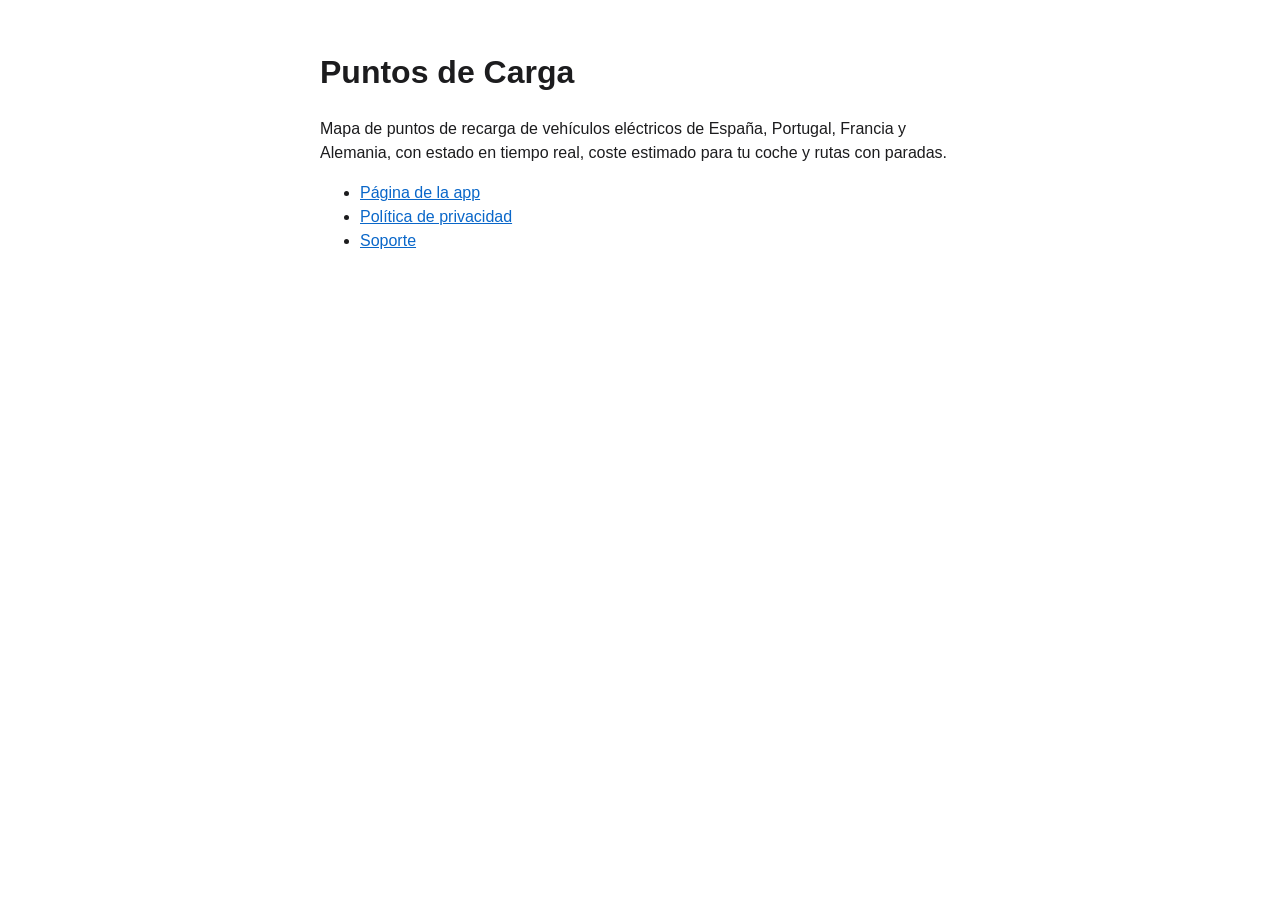
<file: index.html>
<!doctype html>
<html lang="es">
<head>
<meta charset="utf-8">
<meta name="viewport" content="width=device-width, initial-scale=1">
<title>Puntos de Carga</title>
<style>
body{font-family:-apple-system,BlinkMacSystemFont,"Segoe UI",Roboto,sans-serif;max-width:40rem;margin:3rem auto;padding:0 1rem;line-height:1.5;color:#1c1c1e}
a{color:#0a67c9}
</style>
</head>
<body>
<h1>Puntos de Carga</h1>
<p>Mapa de puntos de recarga de vehículos eléctricos de España, Portugal, Francia y Alemania, con estado en tiempo real, coste estimado para tu coche y rutas con paradas.</p>
<ul>
<li><a href="https://borjeta.github.io/appPuntosCarga/">Página de la app</a></li>
<li><a href="https://borjeta.github.io/appPuntosCarga/privacidad.html">Política de privacidad</a></li>
<li><a href="https://borjeta.github.io/appPuntosCarga/soporte.html">Soporte</a></li>
</ul>
</body>
</html>
</file>
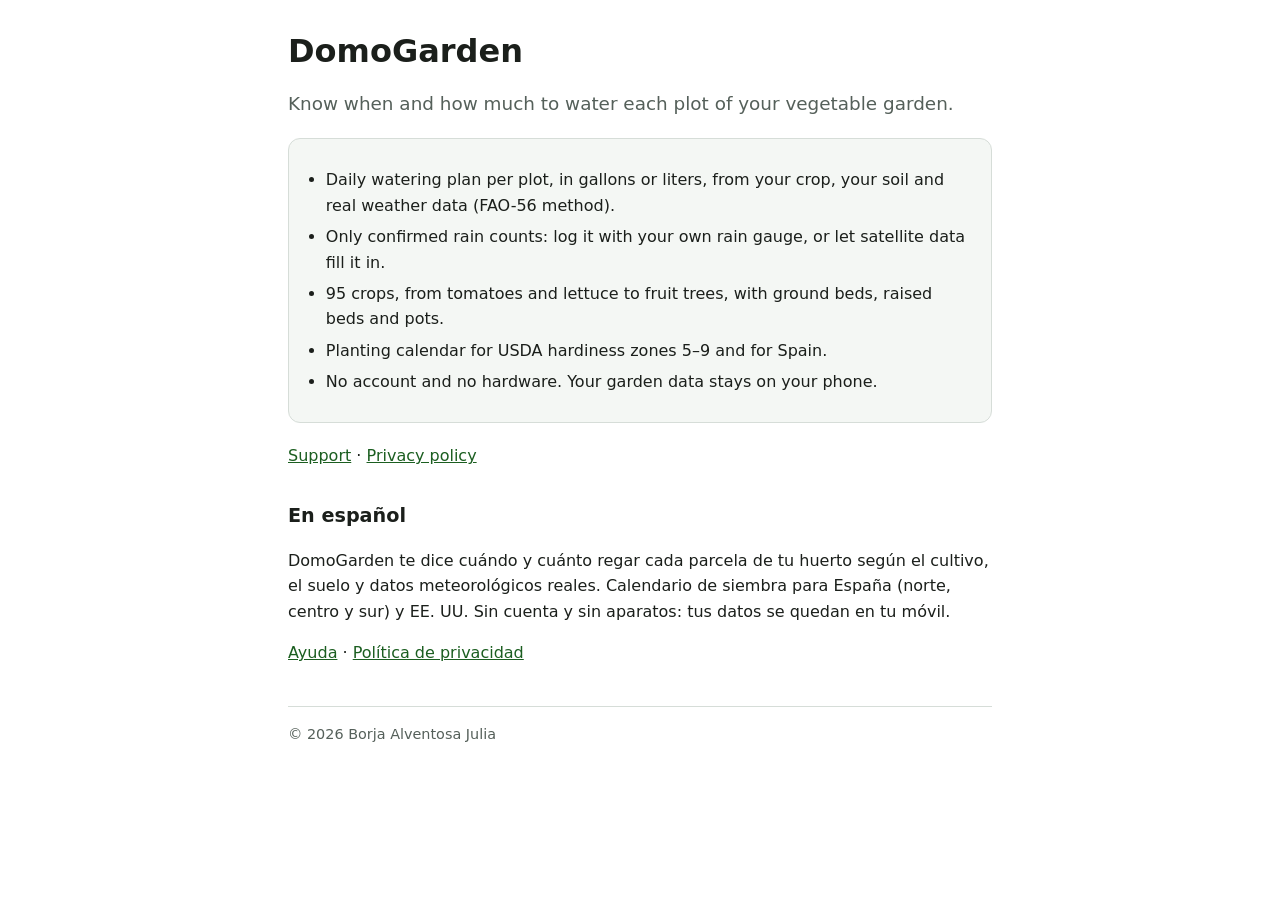
<file: huerto/index.html>
<!doctype html>
<html lang="en">
<head>
<meta charset="utf-8">
<meta name="viewport" content="width=device-width, initial-scale=1">
<title>DomoGarden – Watering schedule for your vegetable garden</title>
<meta name="description" content="DomoGarden works out when and how much to water each plot of your vegetable garden from your crop, your soil and real weather data. Planting calendar for USDA zones 5–9 and Spain.">
<style>
  :root { --bg: #ffffff; --fg: #1b1f1b; --muted: #55605a; --accent: #1b5e20; --line: #d6ddd8; --card: #f4f7f4; }
  @media (prefers-color-scheme: dark) {
    :root { --bg: #111512; --fg: #e6ece7; --muted: #a3afa7; --accent: #8bd18f; --line: #2c352e; --card: #1a201b; }
  }
  * { box-sizing: border-box; }
  body { margin: 0; background: var(--bg); color: var(--fg); font: 16px/1.6 system-ui, -apple-system, "Segoe UI", Roboto, sans-serif; }
  main { max-width: 46rem; margin: 0 auto; padding: 2rem 1rem 3rem; }
  h1 { font-size: 2rem; line-height: 1.2; margin: 0 0 .5rem; }
  h2 { font-size: 1.2rem; margin: 2rem 0 .5rem; }
  .lead { font-size: 1.15rem; color: var(--muted); }
  ul { padding-left: 1.2rem; }
  li { margin: .35rem 0; }
  a { color: var(--accent); }
  .card { background: var(--card); border: 1px solid var(--line); border-radius: .75rem; padding: .75rem 1.1rem; margin: 1.25rem 0; }
  footer { margin-top: 2.5rem; color: var(--muted); font-size: .9rem; border-top: 1px solid var(--line); padding-top: 1rem; }
</style>
</head>
<body>
<main>
<h1>DomoGarden</h1>
<p class="lead">Know when and how much to water each plot of your vegetable garden.</p>
<div class="card">
  <ul>
    <li>Daily watering plan per plot, in gallons or liters, from your crop, your soil and real weather data (FAO-56 method).</li>
    <li>Only confirmed rain counts: log it with your own rain gauge, or let satellite data fill it in.</li>
    <li>95 crops, from tomatoes and lettuce to fruit trees, with ground beds, raised beds and pots.</li>
    <li>Planting calendar for USDA hardiness zones 5–9 and for Spain.</li>
    <li>No account and no hardware. Your garden data stays on your phone.</li>
  </ul>
</div>
<p><a href="support/">Support</a> · <a href="privacy/">Privacy policy</a></p>

<h2 lang="es">En español</h2>
<p lang="es">DomoGarden te dice cuándo y cuánto regar cada parcela de tu huerto según el cultivo, el suelo y datos meteorológicos reales. Calendario de siembra para España (norte, centro y sur) y EE. UU. Sin cuenta y sin aparatos: tus datos se quedan en tu móvil.</p>
<p lang="es"><a href="support/#es">Ayuda</a> · <a href="privacy/es.html">Política de privacidad</a></p>

<footer>© 2026 Borja Alventosa Julia</footer>
</main>
</body>
</html>
</file>
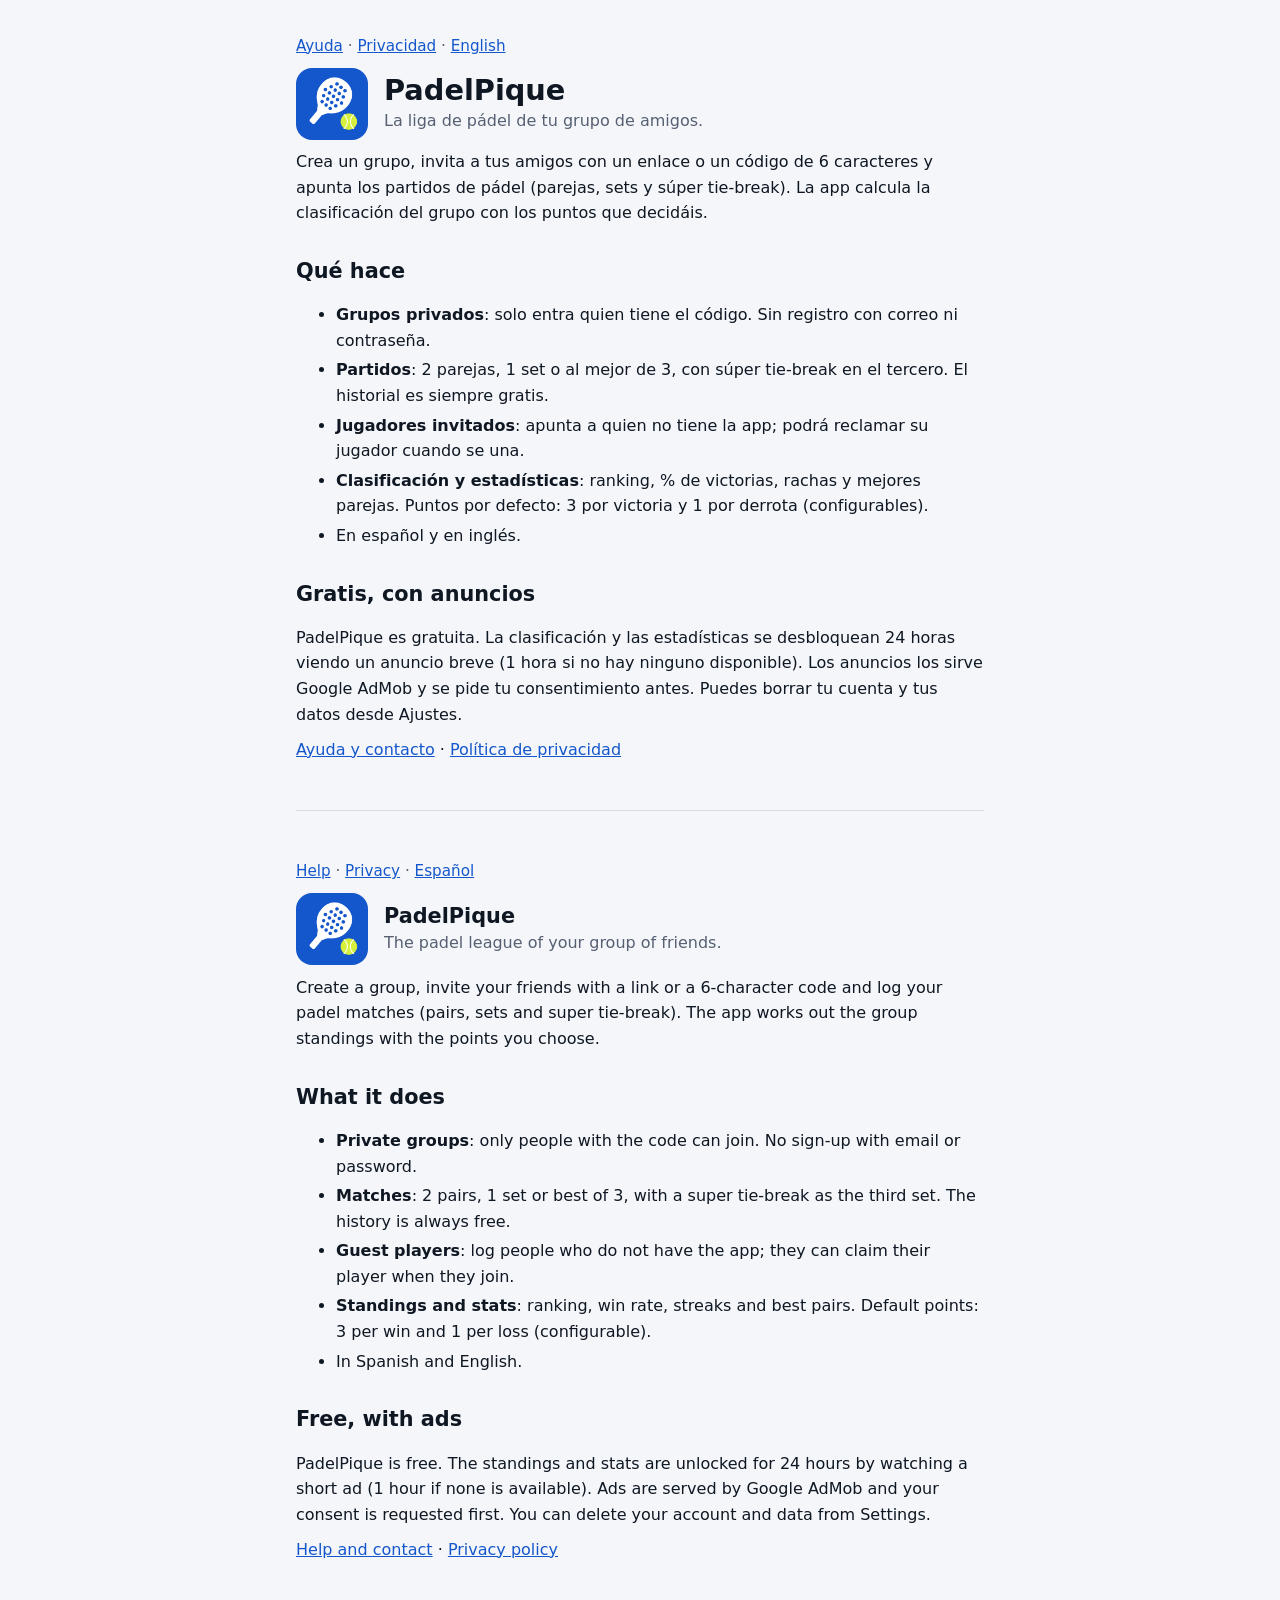
<file: padelpique/index.html>
<!doctype html>
<html lang="es">
<head>
<meta charset="utf-8">
<meta name="viewport" content="width=device-width, initial-scale=1">
<title>PadelPique · Liga de pádel para tu grupo de amigos</title>
<meta name="description" content="PadelPique: crea un grupo, apunta los partidos de pádel con tus amigos y mira la clasificación, las rachas y las mejores parejas. Gratis, sin registro.">
<link rel="stylesheet" href="estilo.css">
<link rel="icon" href="icono.png">
</head>
<body>
<main>

<section id="es" lang="es">
<p class="nav"><a href="soporte.html">Ayuda</a> · <a href="privacidad.html">Privacidad</a> · <a href="#en">English</a></p>
<div class="hero"><img src="icono.png" alt="" width="72" height="72"><div><h1>PadelPique</h1>
<p class="muted">La liga de pádel de tu grupo de amigos.</p></div></div>

<p>Crea un grupo, invita a tus amigos con un enlace o un código de 6 caracteres y apunta los partidos de pádel
(parejas, sets y súper tie-break). La app calcula la clasificación del grupo con los puntos que decidáis.</p>

<h2>Qué hace</h2>
<ul>
<li><strong>Grupos privados</strong>: solo entra quien tiene el código. Sin registro con correo ni contraseña.</li>
<li><strong>Partidos</strong>: 2 parejas, 1 set o al mejor de 3, con súper tie-break en el tercero. El historial es siempre gratis.</li>
<li><strong>Jugadores invitados</strong>: apunta a quien no tiene la app; podrá reclamar su jugador cuando se una.</li>
<li><strong>Clasificación y estadísticas</strong>: ranking, % de victorias, rachas y mejores parejas. Puntos por defecto: 3 por victoria y 1 por derrota (configurables).</li>
<li>En español y en inglés.</li>
</ul>

<h2>Gratis, con anuncios</h2>
<p>PadelPique es gratuita. La clasificación y las estadísticas se desbloquean 24 horas viendo un anuncio breve (1 hora si no hay
ninguno disponible). Los anuncios los sirve Google AdMob y se pide tu consentimiento antes. Puedes borrar tu cuenta y tus datos
desde Ajustes.</p>

<p><a href="soporte.html">Ayuda y contacto</a> · <a href="privacidad.html">Política de privacidad</a></p>
</section>

<hr>

<section id="en" lang="en">
<p class="nav"><a href="soporte.html#en">Help</a> · <a href="privacidad.html#en">Privacy</a> · <a href="#es">Español</a></p>
<div class="hero"><img src="icono.png" alt="" width="72" height="72"><div><h2 style="margin:0">PadelPique</h2>
<p class="muted">The padel league of your group of friends.</p></div></div>

<p>Create a group, invite your friends with a link or a 6-character code and log your padel matches (pairs, sets and super
tie-break). The app works out the group standings with the points you choose.</p>

<h2>What it does</h2>
<ul>
<li><strong>Private groups</strong>: only people with the code can join. No sign-up with email or password.</li>
<li><strong>Matches</strong>: 2 pairs, 1 set or best of 3, with a super tie-break as the third set. The history is always free.</li>
<li><strong>Guest players</strong>: log people who do not have the app; they can claim their player when they join.</li>
<li><strong>Standings and stats</strong>: ranking, win rate, streaks and best pairs. Default points: 3 per win and 1 per loss (configurable).</li>
<li>In Spanish and English.</li>
</ul>

<h2>Free, with ads</h2>
<p>PadelPique is free. The standings and stats are unlocked for 24 hours by watching a short ad (1 hour if none is available). Ads are
served by Google AdMob and your consent is requested first. You can delete your account and data from Settings.</p>

<p><a href="soporte.html#en">Help and contact</a> · <a href="privacidad.html#en">Privacy policy</a></p>
</section>

<!-- [CONFIRMAR] Añadir aquí el botón de la App Store cuando exista la ficha pública. -->
</main>
</body>
</html>
</file>
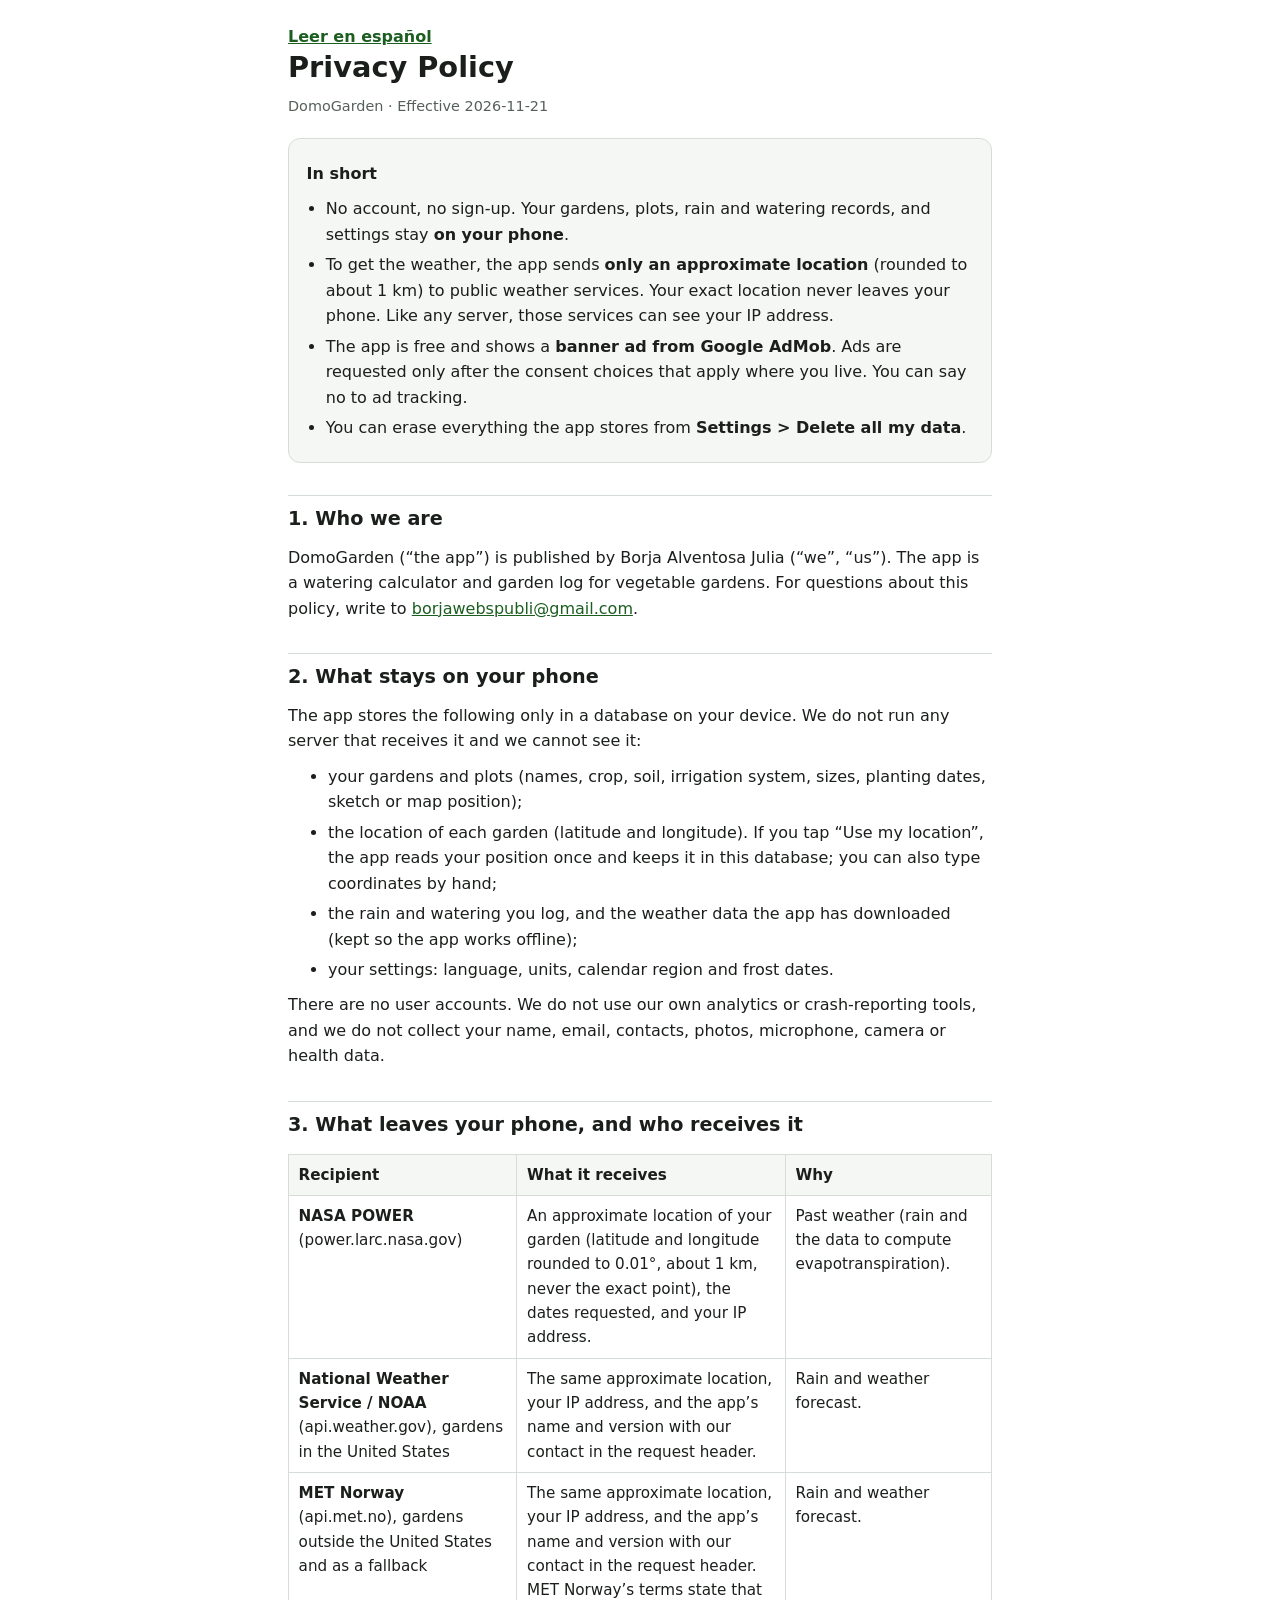
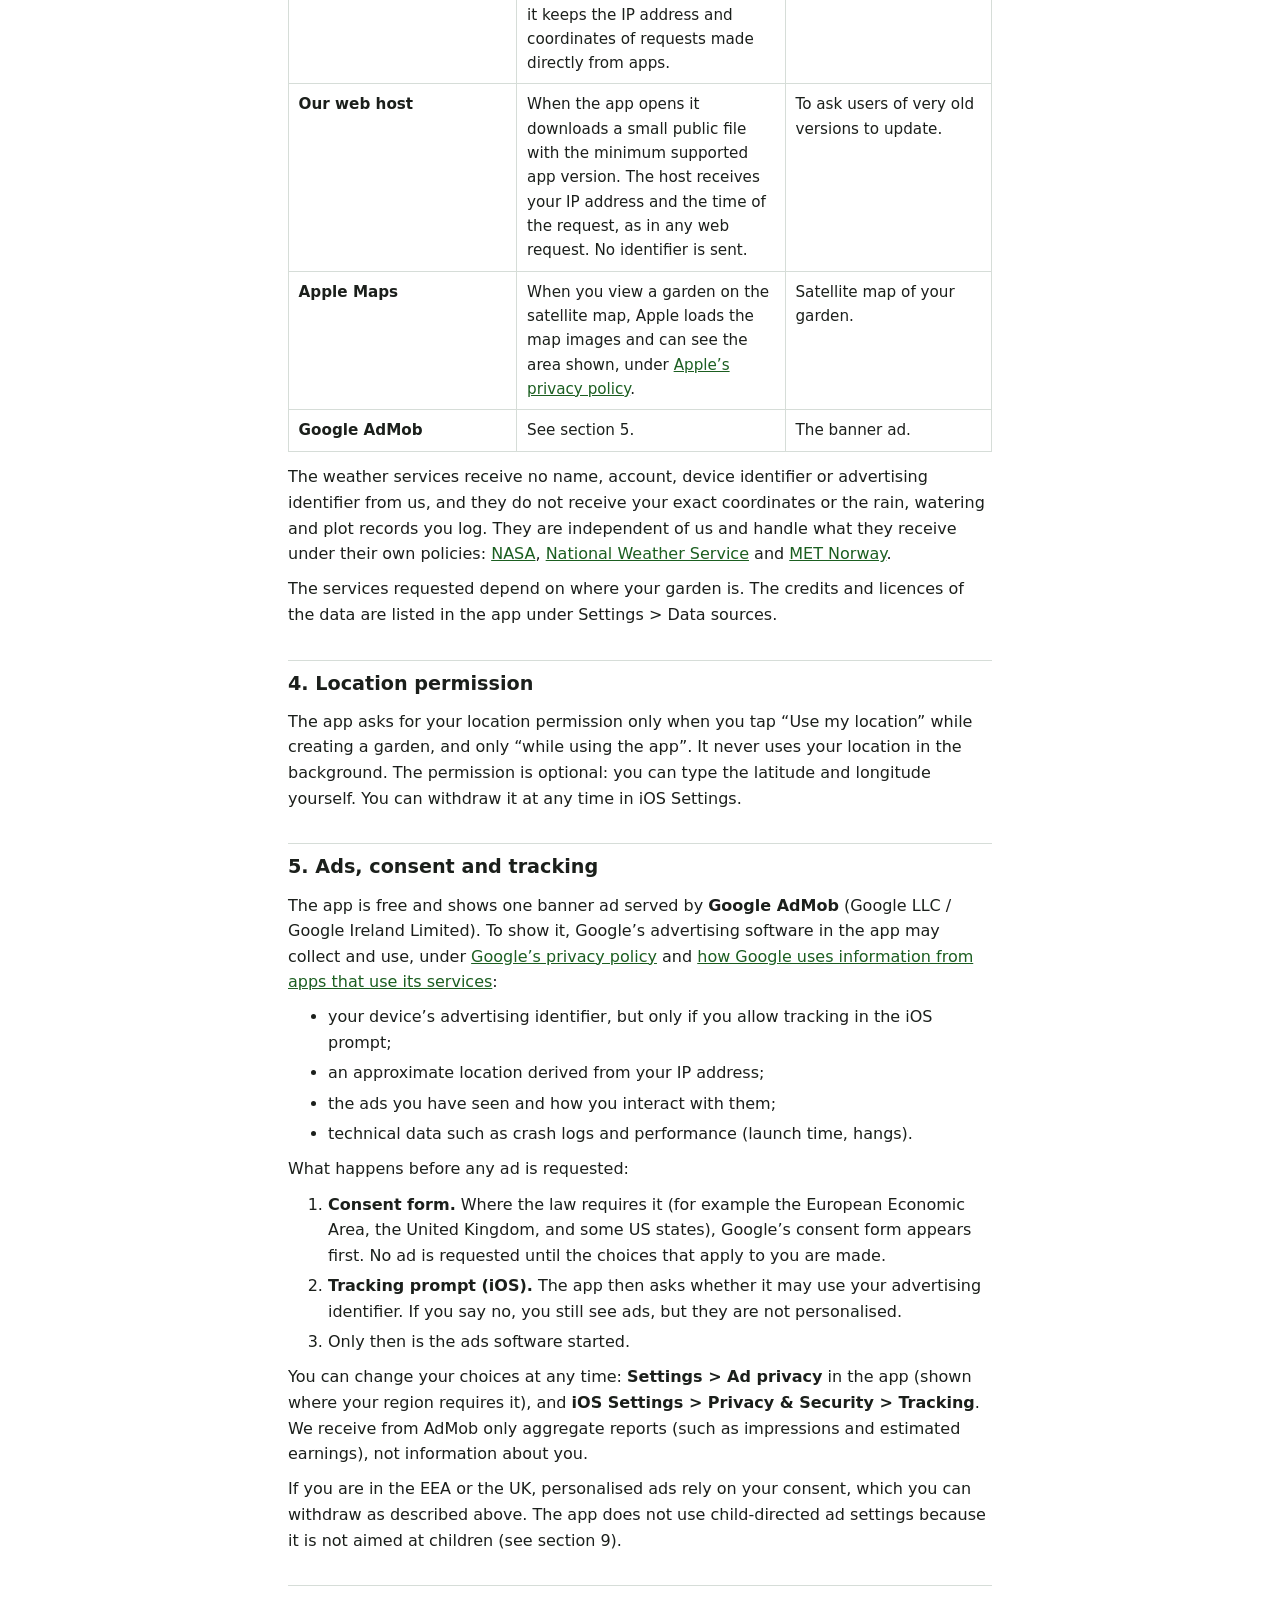
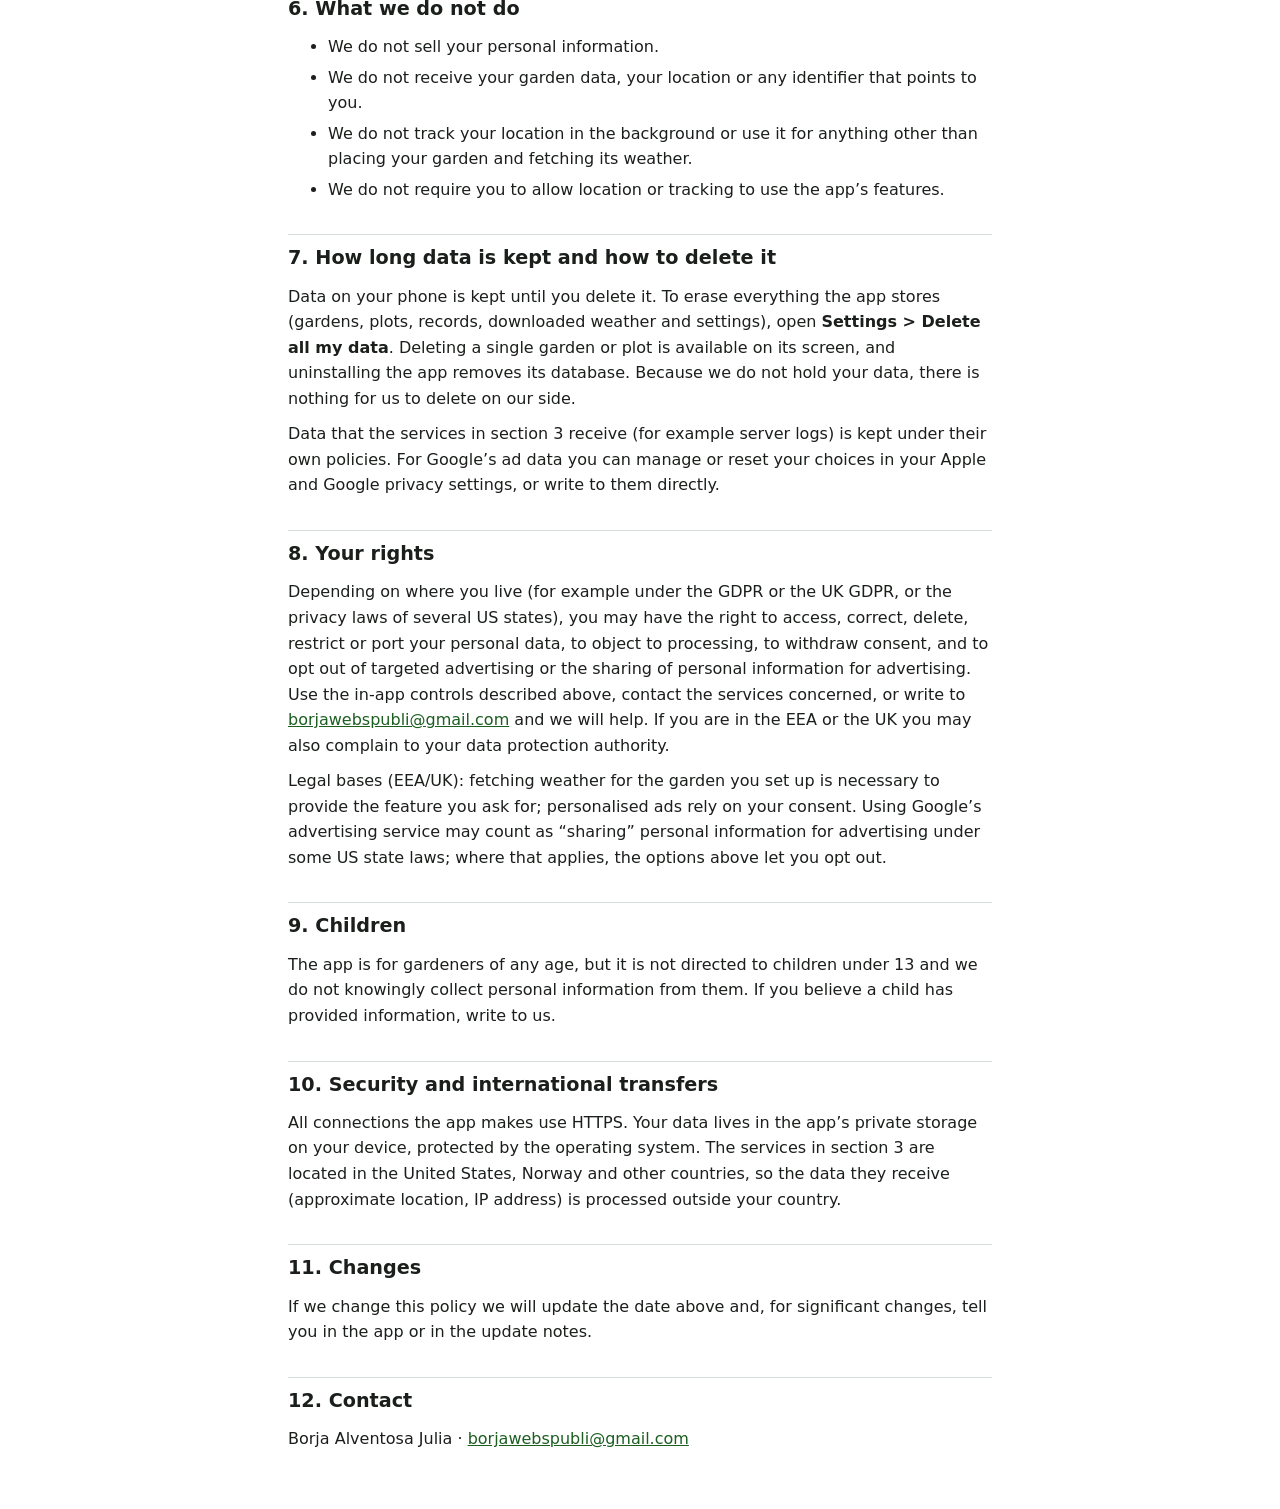
<file: huerto/privacy/index.html>
<!doctype html>
<html lang="en">
<head>
<meta charset="utf-8">
<meta name="viewport" content="width=device-width, initial-scale=1">
<meta name="color-scheme" content="light dark">
<title>Privacy Policy – DomoGarden</title>
<meta name="description" content="How DomoGarden handles your data: your garden data stays on your phone, only an approximate location is sent to weather services, and ads use Google AdMob with your consent.">
<style>
  :root {
    --bg: #ffffff; --fg: #1b1f1b; --muted: #55605a; --accent: #1b5e20; --line: #d6ddd8; --card: #f4f7f4;
  }
  @media (prefers-color-scheme: dark) {
    :root { --bg: #111512; --fg: #e6ece7; --muted: #a3afa7; --accent: #8bd18f; --line: #2c352e; --card: #1a201b; }
  }
  * { box-sizing: border-box; }
  body {
    margin: 0; background: var(--bg); color: var(--fg);
    font: 16px/1.6 system-ui, -apple-system, "Segoe UI", Roboto, sans-serif;
  }
  main { max-width: 46rem; margin: 0 auto; padding: 1.5rem 1rem 3rem; }
  h1 { font-size: 1.8rem; line-height: 1.25; margin: 0 0 .25rem; }
  h2 { font-size: 1.2rem; margin: 2rem 0 .5rem; padding-top: .5rem; border-top: 1px solid var(--line); }
  p, ul, ol { margin: .6rem 0; }
  li { margin: .3rem 0; }
  a { color: var(--accent); }
  .meta { color: var(--muted); font-size: .9rem; }
  .summary { background: var(--card); border: 1px solid var(--line); border-radius: .75rem; padding: .75rem 1.1rem; margin: 1.25rem 0; }
  .summary ul { padding-left: 1.2rem; }
  .table-wrap { overflow-x: auto; margin: .8rem 0; }
  table { border-collapse: collapse; width: 100%; min-width: 34rem; font-size: .95rem; }
  th, td { border: 1px solid var(--line); padding: .5rem .6rem; text-align: left; vertical-align: top; }
  th { background: var(--card); }
  nav a { font-weight: 600; }
</style>
</head>
<body>
<main>
<nav aria-label="Language"><a href="es.html" hreflang="es" lang="es">Leer en español</a></nav>

<h1>Privacy Policy</h1>
<p class="meta">DomoGarden · Effective 2026-11-21</p>

<div class="summary" role="note">
  <p><strong>In short</strong></p>
  <ul>
    <li>No account, no sign-up. Your gardens, plots, rain and watering records, and settings stay <strong>on your phone</strong>.</li>
    <li>To get the weather, the app sends <strong>only an approximate location</strong> (rounded to about 1&nbsp;km) to public weather services. Your exact location never leaves your phone. Like any server, those services can see your IP address.</li>
    <li>The app is free and shows a <strong>banner ad from Google AdMob</strong>. Ads are requested only after the consent choices that apply where you live. You can say no to ad tracking.</li>
    <li>You can erase everything the app stores from <strong>Settings &gt; Delete all my data</strong>.</li>
  </ul>
</div>

<h2>1. Who we are</h2>
<p>DomoGarden (“the app”) is published by Borja Alventosa Julia (“we”, “us”). The app is a watering calculator and garden log for vegetable gardens. For questions about this policy, write to <a href="mailto:borjawebspubli@gmail.com">borjawebspubli@gmail.com</a>.</p>

<h2>2. What stays on your phone</h2>
<p>The app stores the following only in a database on your device. We do not run any server that receives it and we cannot see it:</p>
<ul>
  <li>your gardens and plots (names, crop, soil, irrigation system, sizes, planting dates, sketch or map position);</li>
  <li>the location of each garden (latitude and longitude). If you tap “Use my location”, the app reads your position once and keeps it in this database; you can also type coordinates by hand;</li>
  <li>the rain and watering you log, and the weather data the app has downloaded (kept so the app works offline);</li>
  <li>your settings: language, units, calendar region and frost dates.</li>
</ul>
<p>There are no user accounts. We do not use our own analytics or crash-reporting tools, and we do not collect your name, email, contacts, photos, microphone, camera or health data.</p>

<h2>3. What leaves your phone, and who receives it</h2>
<div class="table-wrap">
<table>
  <thead>
    <tr><th scope="col">Recipient</th><th scope="col">What it receives</th><th scope="col">Why</th></tr>
  </thead>
  <tbody>
    <tr>
      <td><strong>NASA POWER</strong> (power.larc.nasa.gov)</td>
      <td>An approximate location of your garden (latitude and longitude rounded to 0.01°, about 1&nbsp;km, never the exact point), the dates requested, and your IP address.</td>
      <td>Past weather (rain and the data to compute evapotranspiration).</td>
    </tr>
    <tr>
      <td><strong>National Weather Service / NOAA</strong> (api.weather.gov), gardens in the United States</td>
      <td>The same approximate location, your IP address, and the app’s name and version with our contact in the request header.</td>
      <td>Rain and weather forecast.</td>
    </tr>
    <tr>
      <td><strong>MET Norway</strong> (api.met.no), gardens outside the United States and as a fallback</td>
      <td>The same approximate location, your IP address, and the app’s name and version with our contact in the request header. MET Norway’s terms state that it keeps the IP address and coordinates of requests made directly from apps.</td>
      <td>Rain and weather forecast.</td>
    </tr>
    <tr>
      <td><strong>Our web host</strong></td>
      <td>When the app opens it downloads a small public file with the minimum supported app version. The host receives your IP address and the time of the request, as in any web request. No identifier is sent.</td>
      <td>To ask users of very old versions to update.</td>
    </tr>
    <tr>
      <td><strong>Apple Maps</strong></td>
      <td>When you view a garden on the satellite map, Apple loads the map images and can see the area shown, under <a href="https://www.apple.com/legal/privacy/">Apple’s privacy policy</a>.</td>
      <td>Satellite map of your garden.</td>
    </tr>
    <tr>
      <td><strong>Google AdMob</strong></td>
      <td>See section 5.</td>
      <td>The banner ad.</td>
    </tr>
  </tbody>
</table>
</div>
<p>The weather services receive no name, account, device identifier or advertising identifier from us, and they do not receive your exact coordinates or the rain, watering and plot records you log. They are independent of us and handle what they receive under their own policies:
<a href="https://www.nasa.gov/privacy/">NASA</a>, <a href="https://www.weather.gov/privacy">National Weather Service</a> and <a href="https://api.met.no/doc/TermsOfService">MET Norway</a>.</p>
<p>The services requested depend on where your garden is. The credits and licences of the data are listed in the app under Settings &gt; Data sources.</p>

<h2>4. Location permission</h2>
<p>The app asks for your location permission only when you tap “Use my location” while creating a garden, and only “while using the app”. It never uses your location in the background. The permission is optional: you can type the latitude and longitude yourself. You can withdraw it at any time in iOS Settings.</p>

<h2>5. Ads, consent and tracking</h2>
<p>The app is free and shows one banner ad served by <strong>Google AdMob</strong> (Google LLC / Google Ireland Limited). To show it, Google’s advertising software in the app may collect and use, under <a href="https://policies.google.com/privacy">Google’s privacy policy</a> and <a href="https://policies.google.com/technologies/partner-sites">how Google uses information from apps that use its services</a>:</p>
<ul>
  <li>your device’s advertising identifier, but only if you allow tracking in the iOS prompt;</li>
  <li>an approximate location derived from your IP address;</li>
  <li>the ads you have seen and how you interact with them;</li>
  <li>technical data such as crash logs and performance (launch time, hangs).</li>
</ul>
<p>What happens before any ad is requested:</p>
<ol>
  <li><strong>Consent form.</strong> Where the law requires it (for example the European Economic Area, the United Kingdom, and some US states), Google’s consent form appears first. No ad is requested until the choices that apply to you are made.</li>
  <li><strong>Tracking prompt (iOS).</strong> The app then asks whether it may use your advertising identifier. If you say no, you still see ads, but they are not personalised.</li>
  <li>Only then is the ads software started.</li>
</ol>
<p>You can change your choices at any time: <strong>Settings &gt; Ad privacy</strong> in the app (shown where your region requires it), and <strong>iOS Settings &gt; Privacy &amp; Security &gt; Tracking</strong>. We receive from AdMob only aggregate reports (such as impressions and estimated earnings), not information about you.</p>
<p>If you are in the EEA or the UK, personalised ads rely on your consent, which you can withdraw as described above. The app does not use child-directed ad settings because it is not aimed at children (see section 9).</p>

<h2>6. What we do not do</h2>
<ul>
  <li>We do not sell your personal information.</li>
  <li>We do not receive your garden data, your location or any identifier that points to you.</li>
  <li>We do not track your location in the background or use it for anything other than placing your garden and fetching its weather.</li>
  <li>We do not require you to allow location or tracking to use the app’s features.</li>
</ul>

<h2>7. How long data is kept and how to delete it</h2>
<p>Data on your phone is kept until you delete it. To erase everything the app stores (gardens, plots, records, downloaded weather and settings), open <strong>Settings &gt; Delete all my data</strong>. Deleting a single garden or plot is available on its screen, and uninstalling the app removes its database. Because we do not hold your data, there is nothing for us to delete on our side.</p>
<p>Data that the services in section 3 receive (for example server logs) is kept under their own policies. For Google’s ad data you can manage or reset your choices in your Apple and Google privacy settings, or write to them directly.</p>

<h2>8. Your rights</h2>
<p>Depending on where you live (for example under the GDPR or the UK GDPR, or the privacy laws of several US states), you may have the right to access, correct, delete, restrict or port your personal data, to object to processing, to withdraw consent, and to opt out of targeted advertising or the sharing of personal information for advertising. Use the in-app controls described above, contact the services concerned, or write to <a href="mailto:borjawebspubli@gmail.com">borjawebspubli@gmail.com</a> and we will help. If you are in the EEA or the UK you may also complain to your data protection authority.</p>
<p>Legal bases (EEA/UK): fetching weather for the garden you set up is necessary to provide the feature you ask for; personalised ads rely on your consent. Using Google’s advertising service may count as “sharing” personal information for advertising under some US state laws; where that applies, the options above let you opt out.</p>

<h2>9. Children</h2>
<p>The app is for gardeners of any age, but it is not directed to children under 13 and we do not knowingly collect personal information from them. If you believe a child has provided information, write to us.</p>

<h2>10. Security and international transfers</h2>
<p>All connections the app makes use HTTPS. Your data lives in the app’s private storage on your device, protected by the operating system. The services in section 3 are located in the United States, Norway and other countries, so the data they receive (approximate location, IP address) is processed outside your country.</p>

<h2>11. Changes</h2>
<p>If we change this policy we will update the date above and, for significant changes, tell you in the app or in the update notes.</p>

<h2>12. Contact</h2>
<p>Borja Alventosa Julia · <a href="mailto:borjawebspubli@gmail.com">borjawebspubli@gmail.com</a></p>
</main>
</body>
</html>
</file>
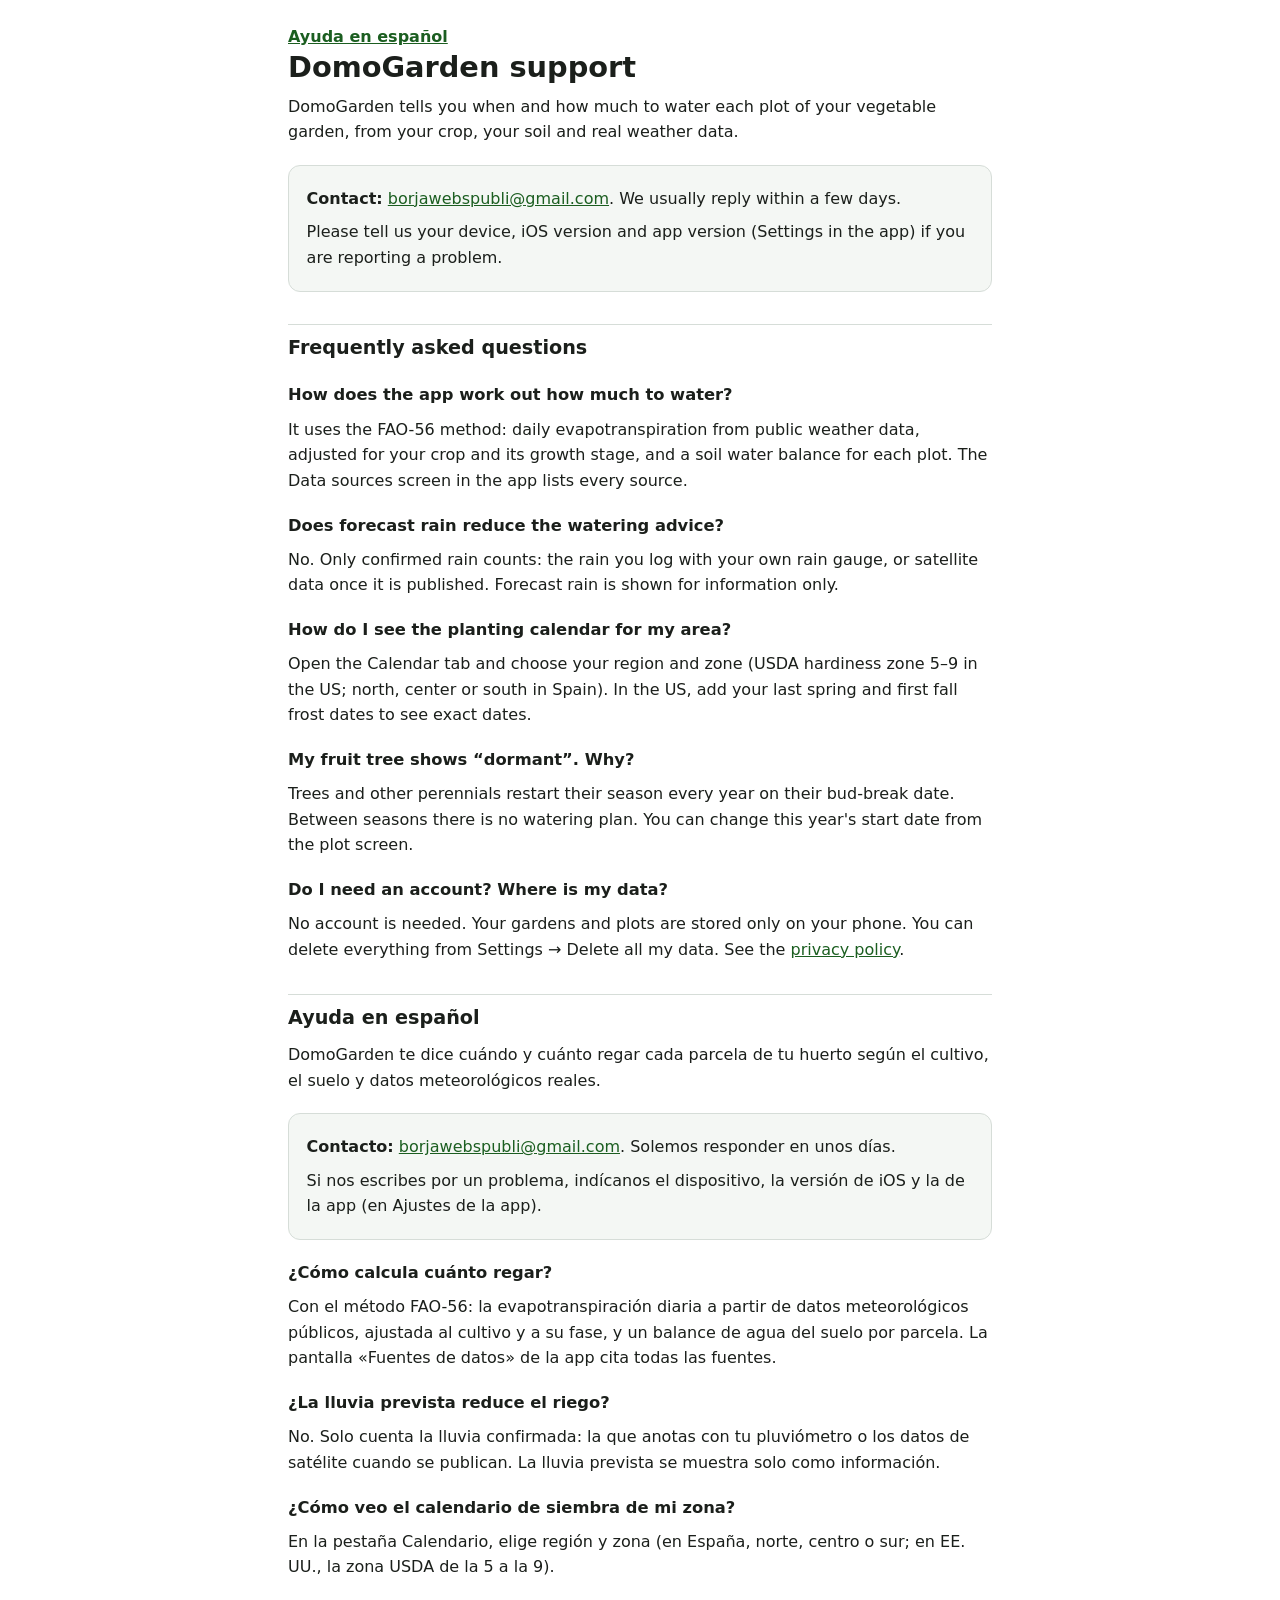
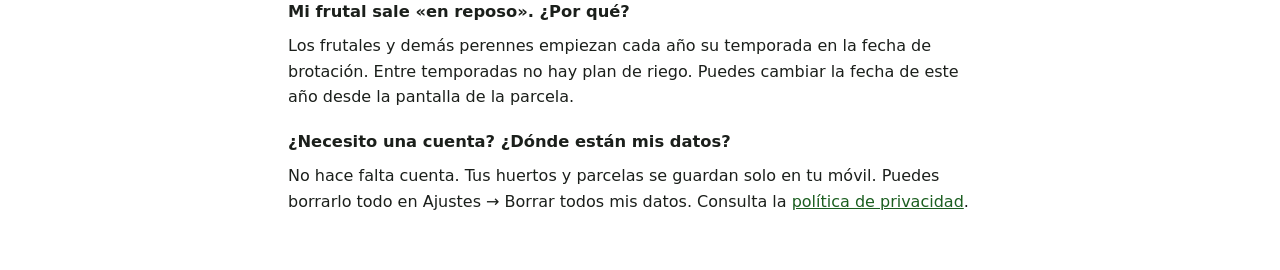
<file: huerto/support/index.html>
<!doctype html>
<html lang="en">
<head>
<meta charset="utf-8">
<meta name="viewport" content="width=device-width, initial-scale=1">
<title>DomoGarden – Support</title>
<meta name="description" content="Help and contact for DomoGarden, the watering calculator for vegetable gardens.">
<style>
  :root { --bg: #ffffff; --fg: #1b1f1b; --muted: #55605a; --accent: #1b5e20; --line: #d6ddd8; --card: #f4f7f4; }
  @media (prefers-color-scheme: dark) {
    :root { --bg: #111512; --fg: #e6ece7; --muted: #a3afa7; --accent: #8bd18f; --line: #2c352e; --card: #1a201b; }
  }
  * { box-sizing: border-box; }
  body { margin: 0; background: var(--bg); color: var(--fg); font: 16px/1.6 system-ui, -apple-system, "Segoe UI", Roboto, sans-serif; }
  main { max-width: 46rem; margin: 0 auto; padding: 1.5rem 1rem 3rem; }
  h1 { font-size: 1.8rem; line-height: 1.25; margin: 0 0 .25rem; }
  h2 { font-size: 1.2rem; margin: 2rem 0 .5rem; padding-top: .5rem; border-top: 1px solid var(--line); }
  h3 { font-size: 1.02rem; margin: 1.2rem 0 .3rem; }
  p, ul { margin: .5rem 0; }
  a { color: var(--accent); }
  .contact { background: var(--card); border: 1px solid var(--line); border-radius: .75rem; padding: .75rem 1.1rem; margin: 1.25rem 0; }
  nav a { font-weight: 600; }
</style>
</head>
<body>
<main>
<nav aria-label="Language"><a href="#es" hreflang="es" lang="es">Ayuda en español</a></nav>

<h1>DomoGarden support</h1>
<p>DomoGarden tells you when and how much to water each plot of your vegetable garden, from your crop, your soil and real weather data.</p>

<div class="contact">
  <p><strong>Contact:</strong> <a href="mailto:borjawebspubli@gmail.com">borjawebspubli@gmail.com</a>. We usually reply within a few days.</p>
  <p>Please tell us your device, iOS version and app version (Settings in the app) if you are reporting a problem.</p>
</div>

<h2>Frequently asked questions</h2>
<h3>How does the app work out how much to water?</h3>
<p>It uses the FAO-56 method: daily evapotranspiration from public weather data, adjusted for your crop and its growth stage, and a soil water balance for each plot. The Data sources screen in the app lists every source.</p>
<h3>Does forecast rain reduce the watering advice?</h3>
<p>No. Only confirmed rain counts: the rain you log with your own rain gauge, or satellite data once it is published. Forecast rain is shown for information only.</p>
<h3>How do I see the planting calendar for my area?</h3>
<p>Open the Calendar tab and choose your region and zone (USDA hardiness zone 5–9 in the US; north, center or south in Spain). In the US, add your last spring and first fall frost dates to see exact dates.</p>
<h3>My fruit tree shows “dormant”. Why?</h3>
<p>Trees and other perennials restart their season every year on their bud-break date. Between seasons there is no watering plan. You can change this year's start date from the plot screen.</p>
<h3>Do I need an account? Where is my data?</h3>
<p>No account is needed. Your gardens and plots are stored only on your phone. You can delete everything from Settings → Delete all my data. See the <a href="../privacy/">privacy policy</a>.</p>

<h2 id="es" lang="es">Ayuda en español</h2>
<div lang="es">
<p>DomoGarden te dice cuándo y cuánto regar cada parcela de tu huerto según el cultivo, el suelo y datos meteorológicos reales.</p>
<div class="contact">
  <p><strong>Contacto:</strong> <a href="mailto:borjawebspubli@gmail.com">borjawebspubli@gmail.com</a>. Solemos responder en unos días.</p>
  <p>Si nos escribes por un problema, indícanos el dispositivo, la versión de iOS y la de la app (en Ajustes de la app).</p>
</div>
<h3>¿Cómo calcula cuánto regar?</h3>
<p>Con el método FAO-56: la evapotranspiración diaria a partir de datos meteorológicos públicos, ajustada al cultivo y a su fase, y un balance de agua del suelo por parcela. La pantalla «Fuentes de datos» de la app cita todas las fuentes.</p>
<h3>¿La lluvia prevista reduce el riego?</h3>
<p>No. Solo cuenta la lluvia confirmada: la que anotas con tu pluviómetro o los datos de satélite cuando se publican. La lluvia prevista se muestra solo como información.</p>
<h3>¿Cómo veo el calendario de siembra de mi zona?</h3>
<p>En la pestaña Calendario, elige región y zona (en España, norte, centro o sur; en EE. UU., la zona USDA de la 5 a la 9).</p>
<h3>Mi frutal sale «en reposo». ¿Por qué?</h3>
<p>Los frutales y demás perennes empiezan cada año su temporada en la fecha de brotación. Entre temporadas no hay plan de riego. Puedes cambiar la fecha de este año desde la pantalla de la parcela.</p>
<h3>¿Necesito una cuenta? ¿Dónde están mis datos?</h3>
<p>No hace falta cuenta. Tus huertos y parcelas se guardan solo en tu móvil. Puedes borrarlo todo en Ajustes → Borrar todos mis datos. Consulta la <a href="../privacy/es.html">política de privacidad</a>.</p>
</div>
</main>
</body>
</html>
</file>
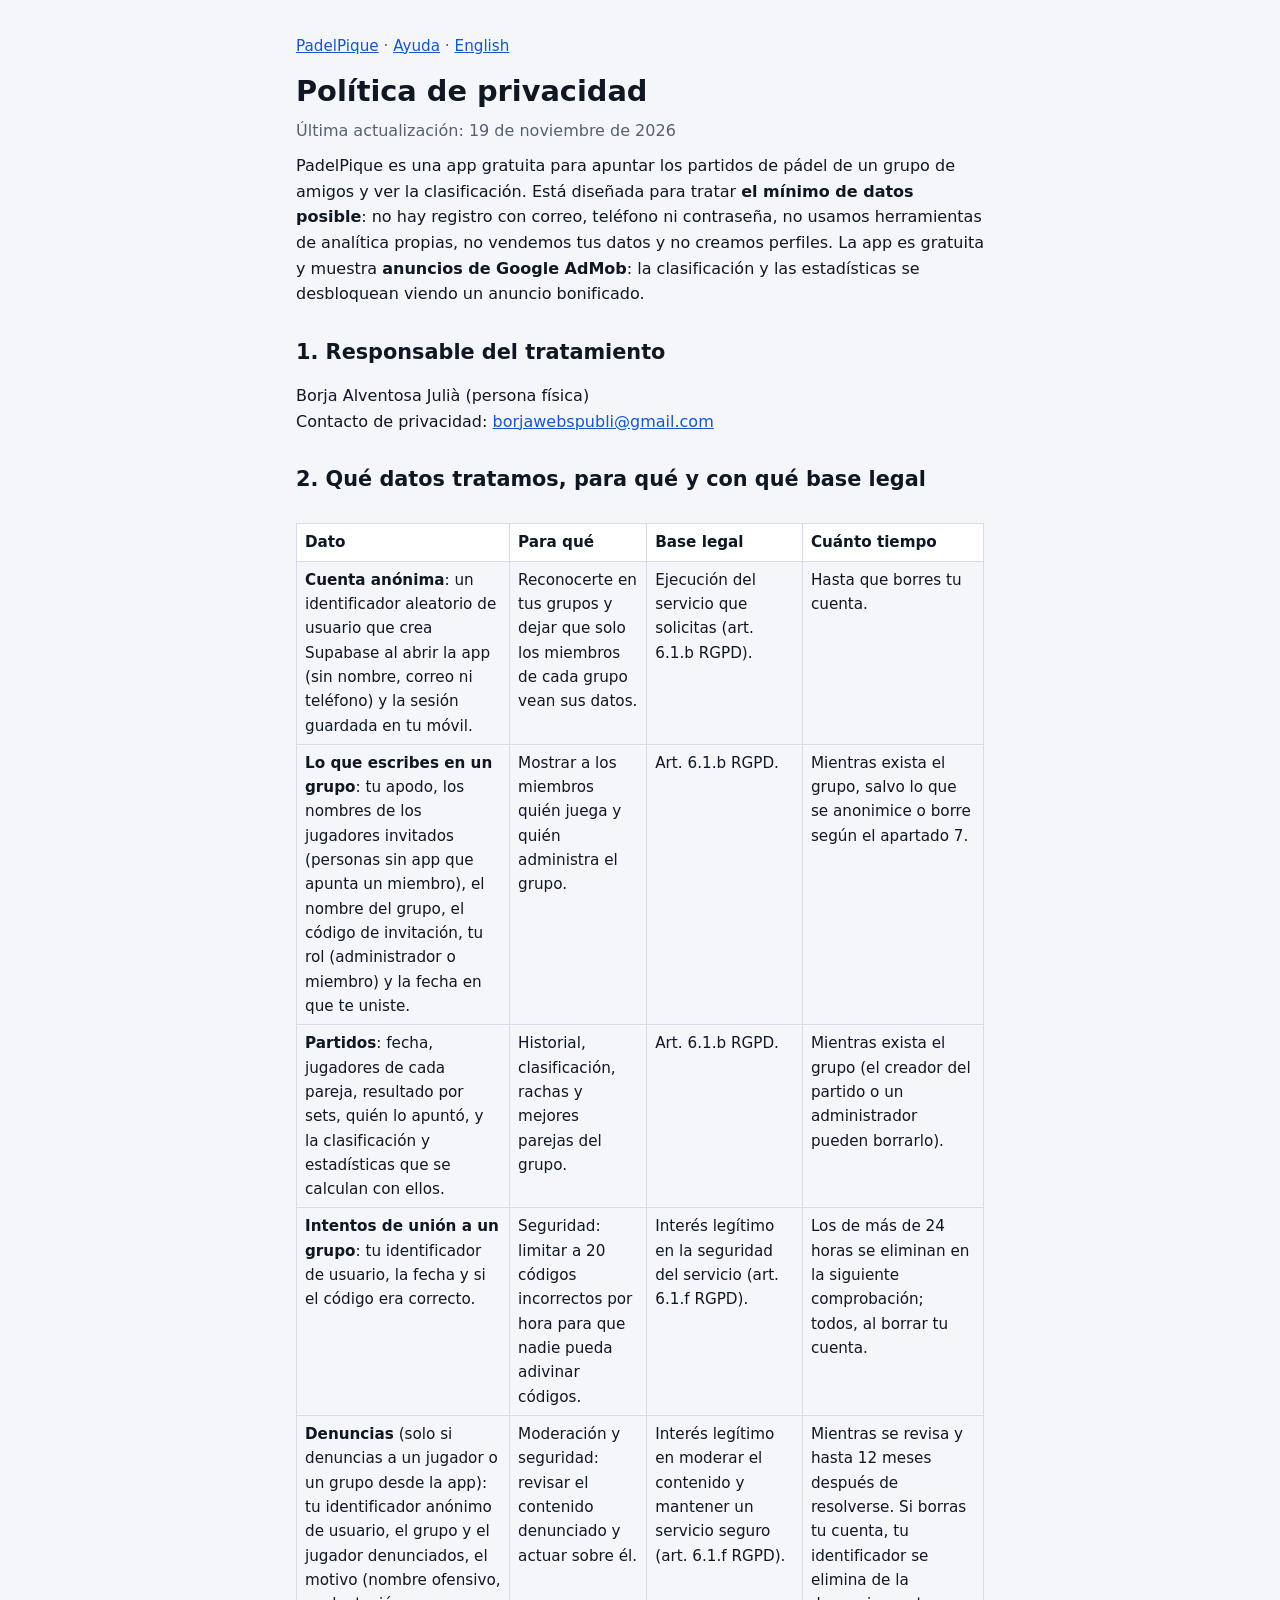
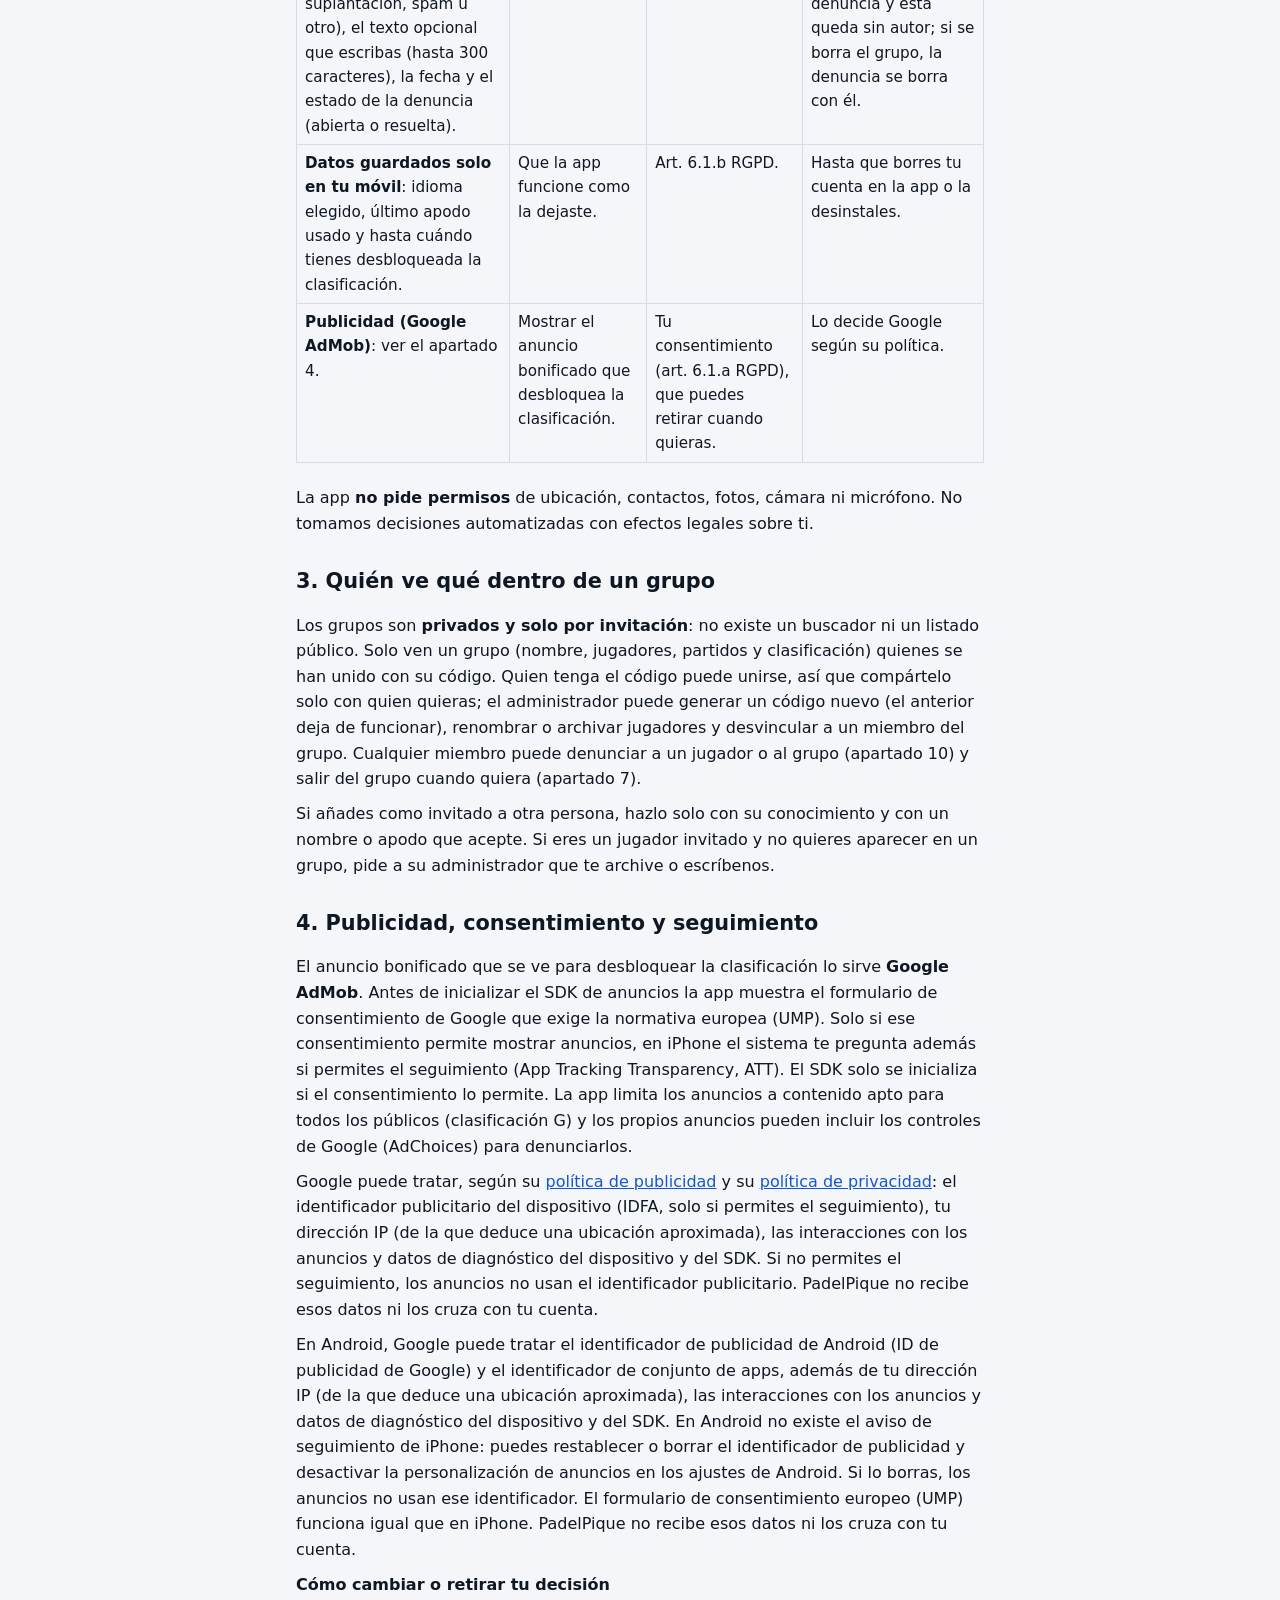
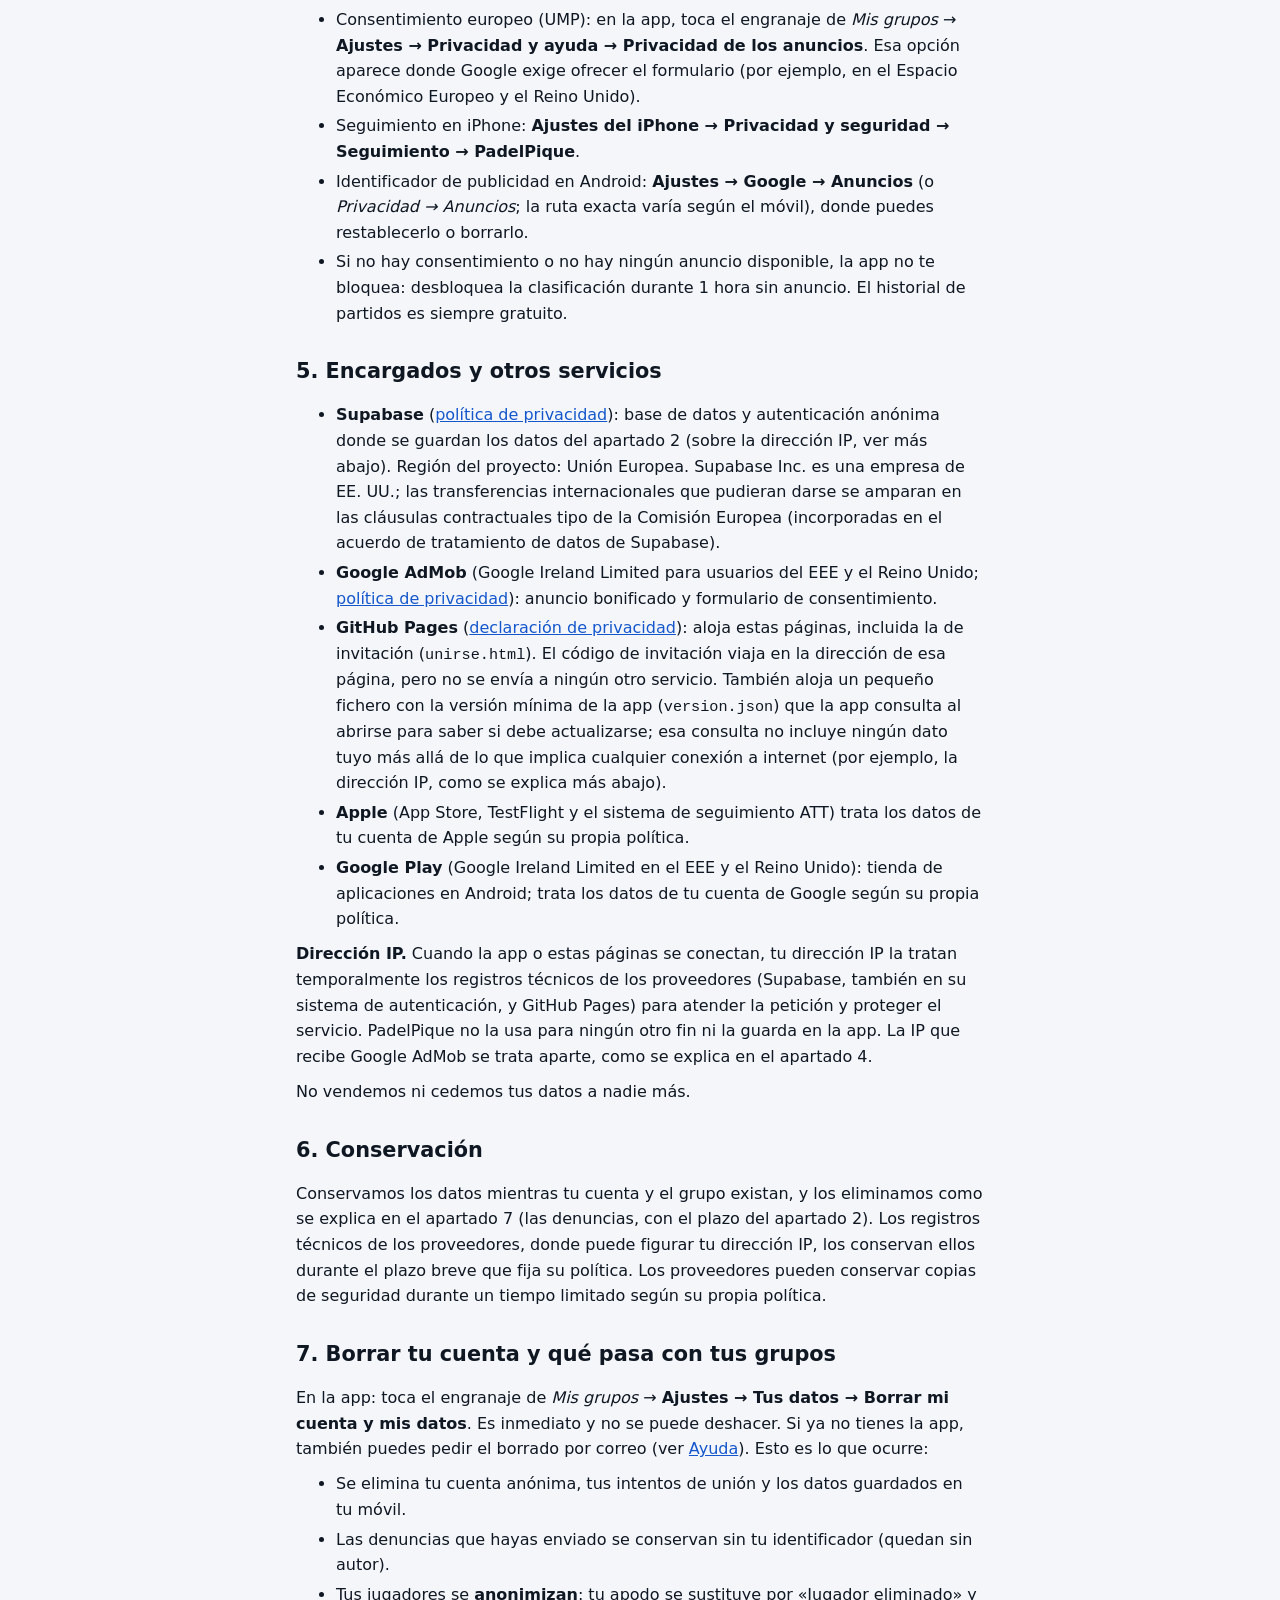
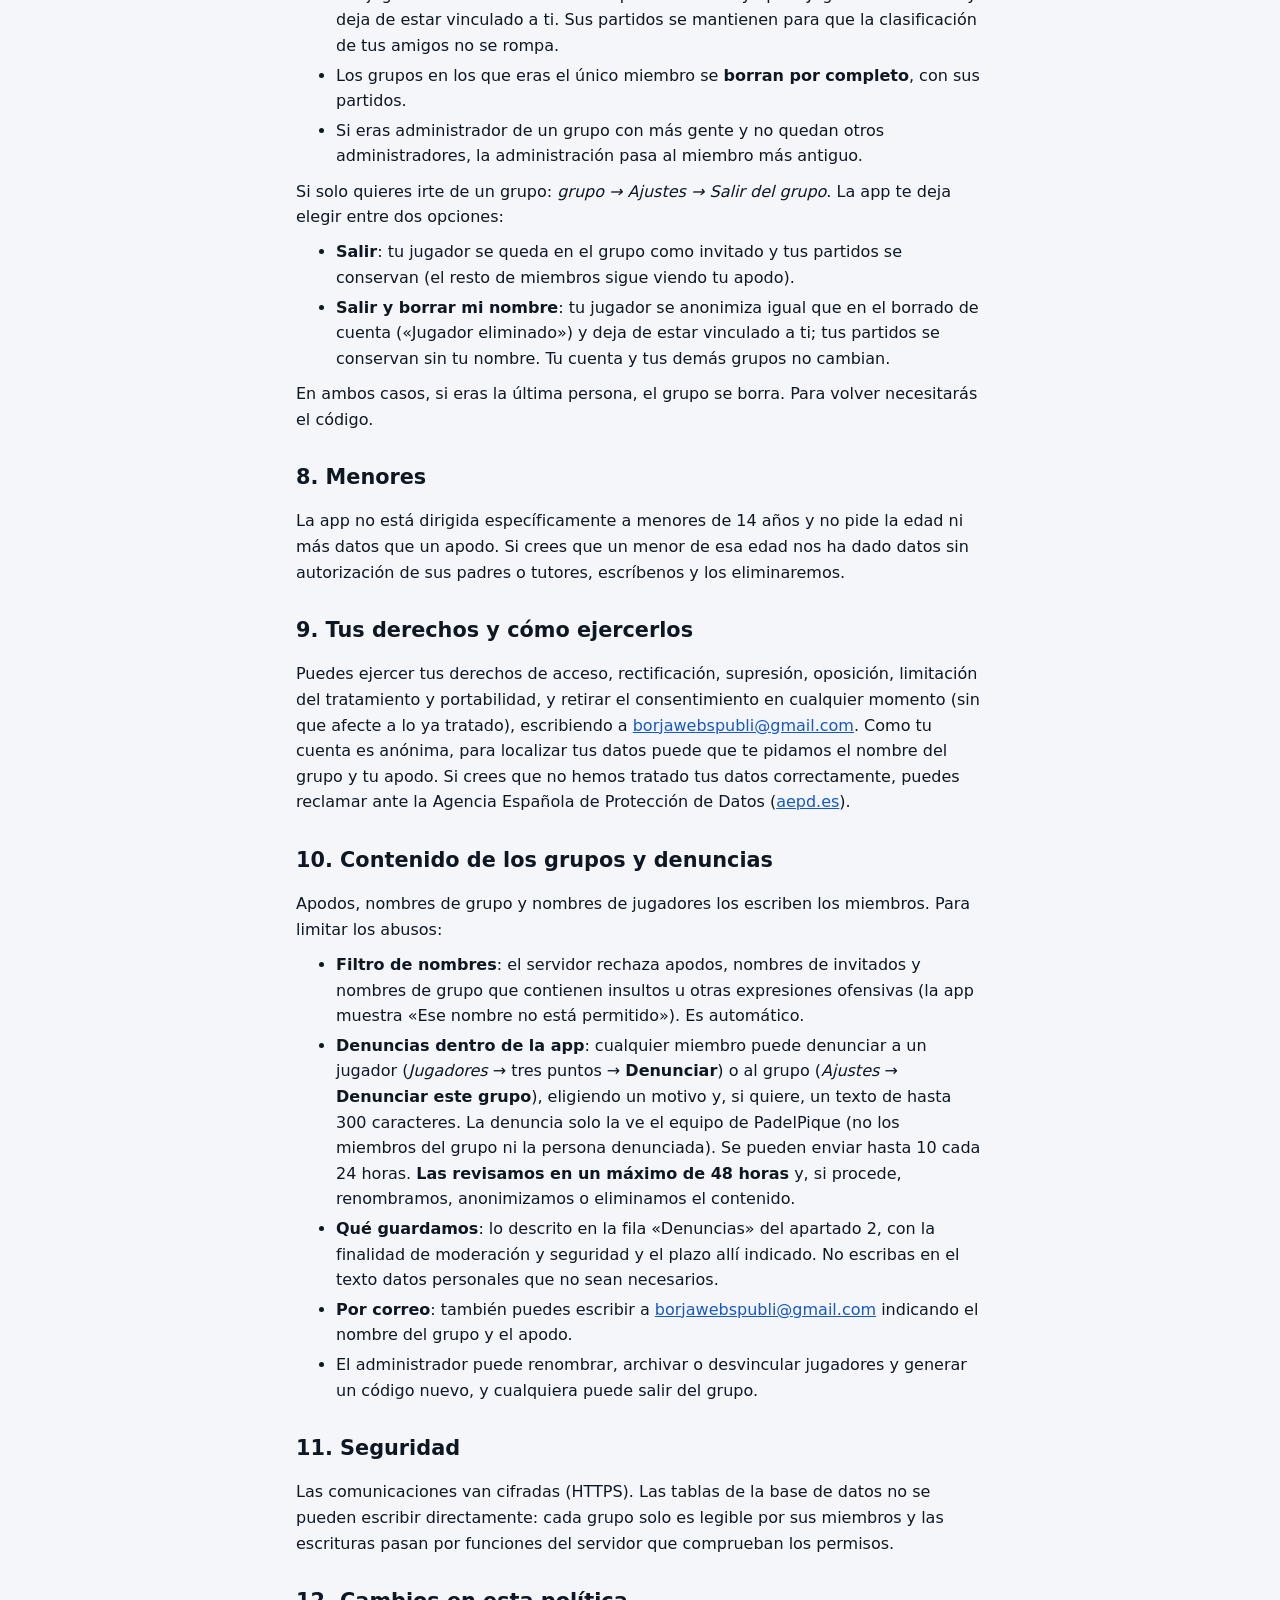
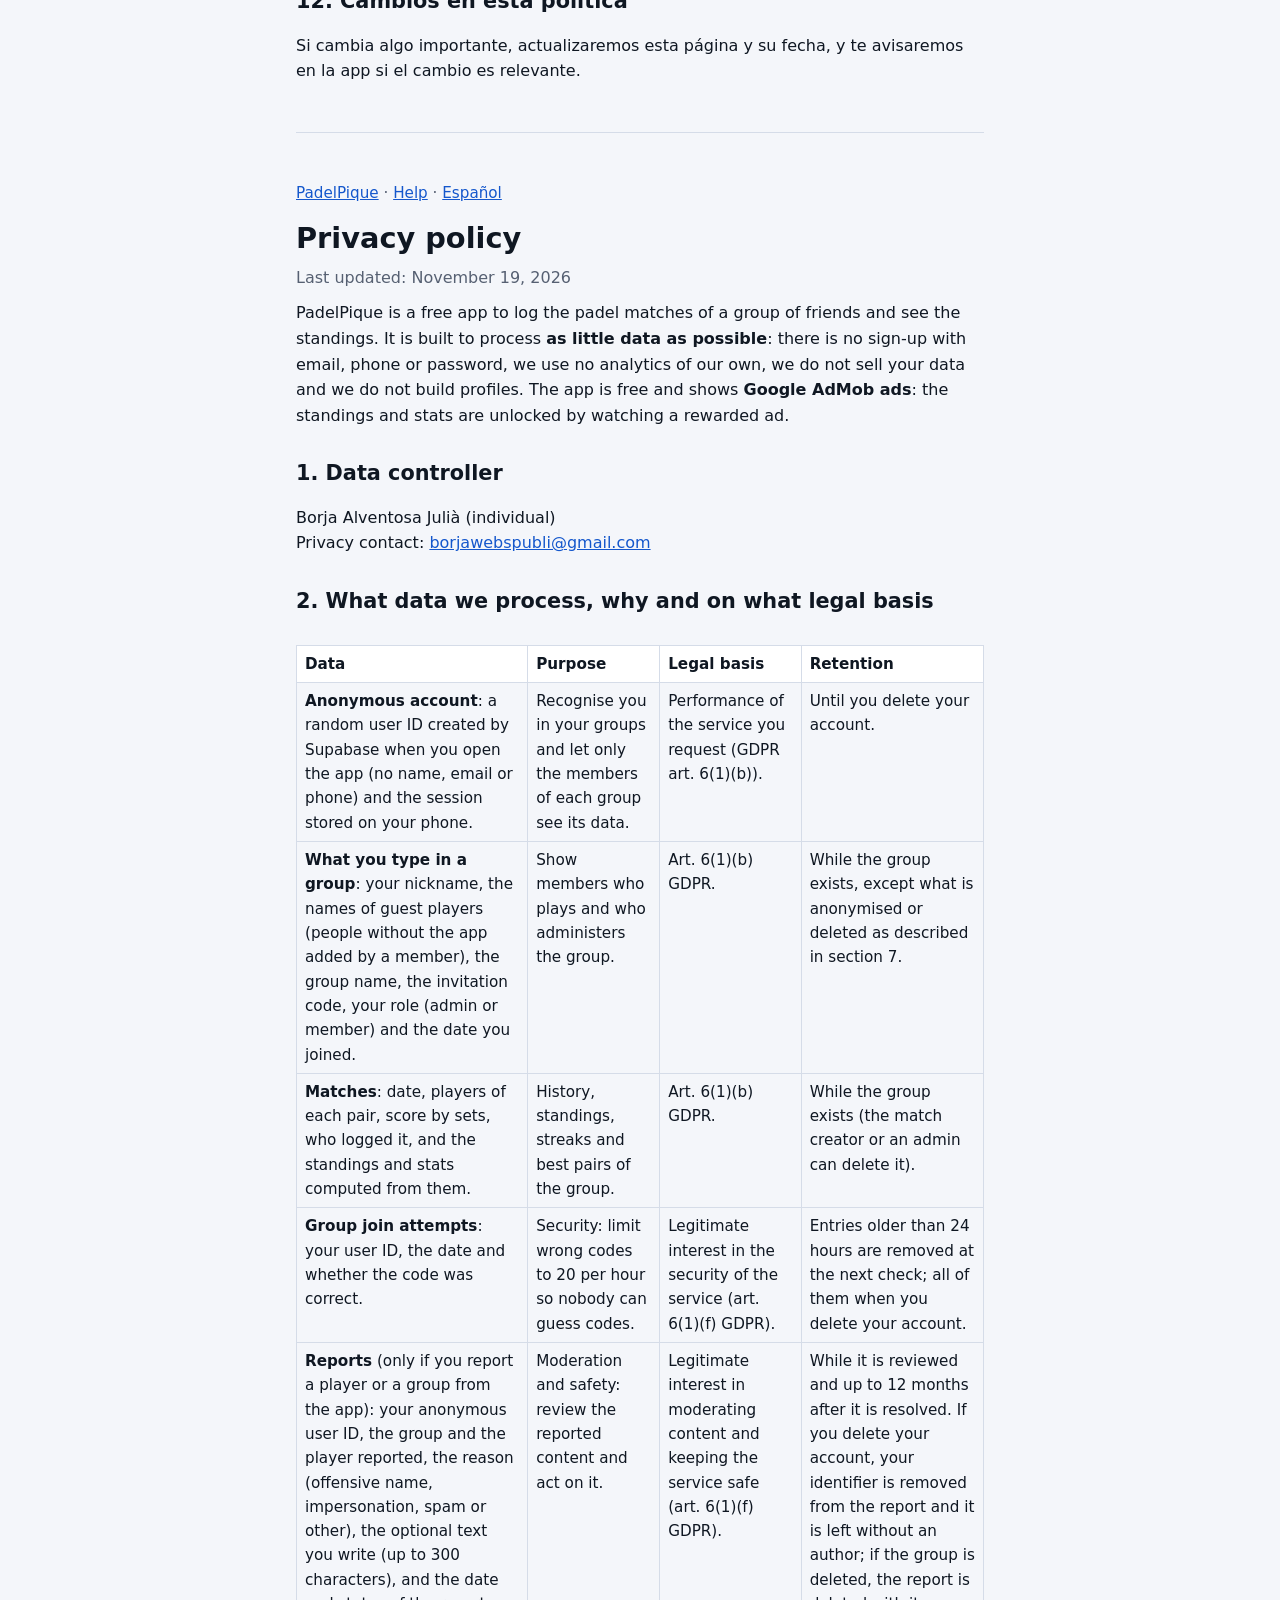
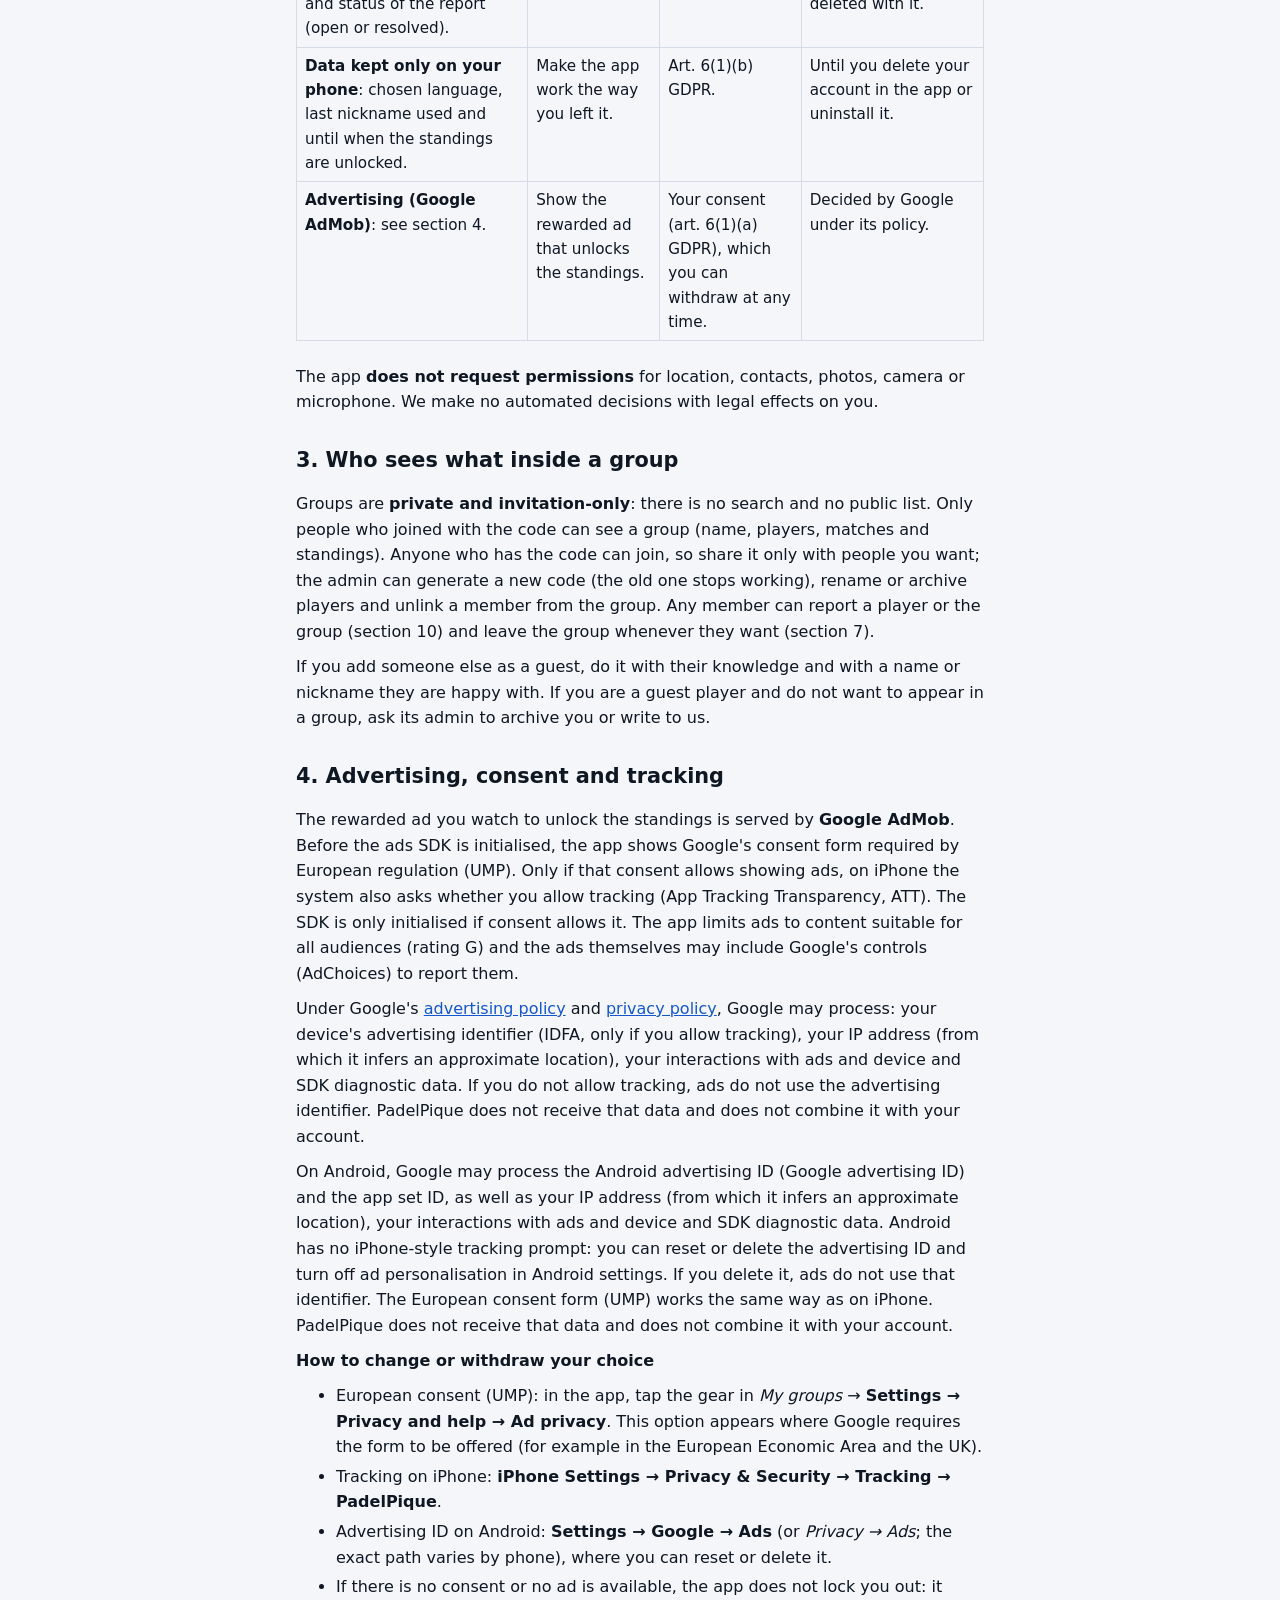
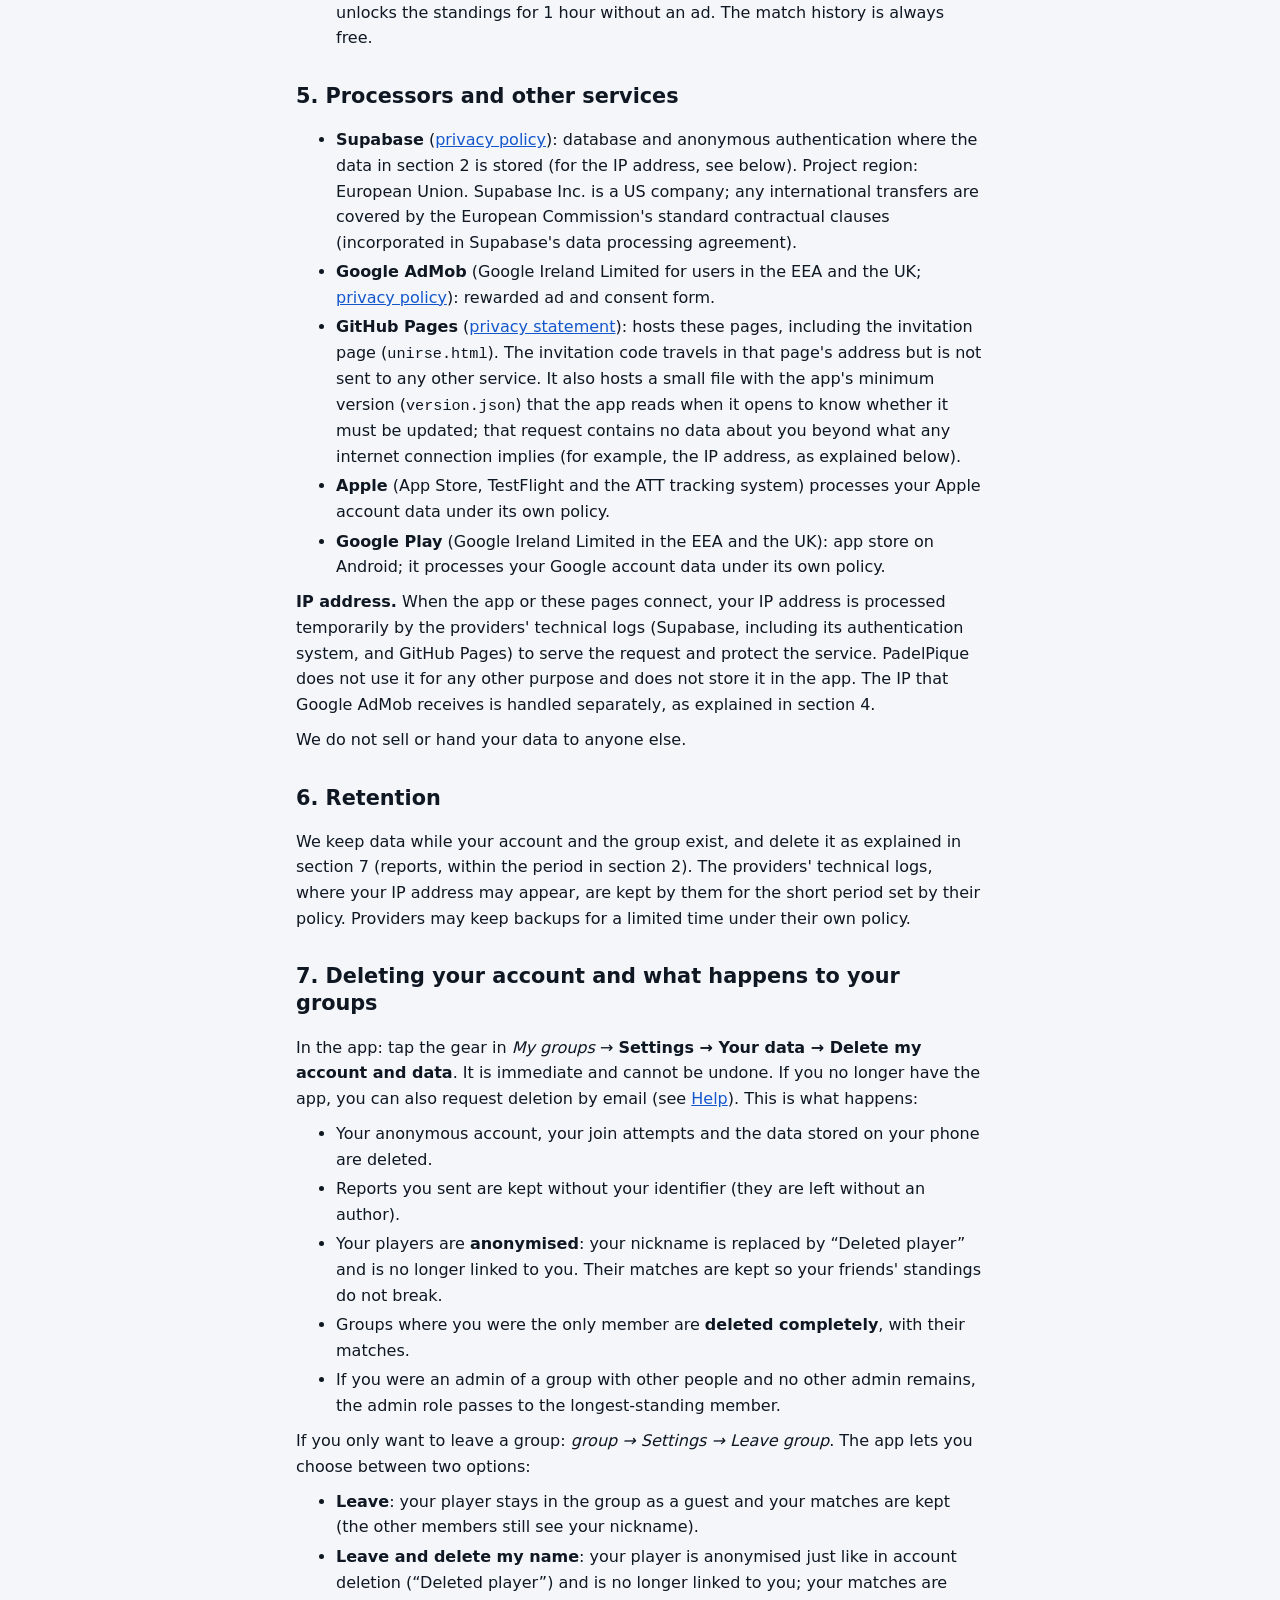
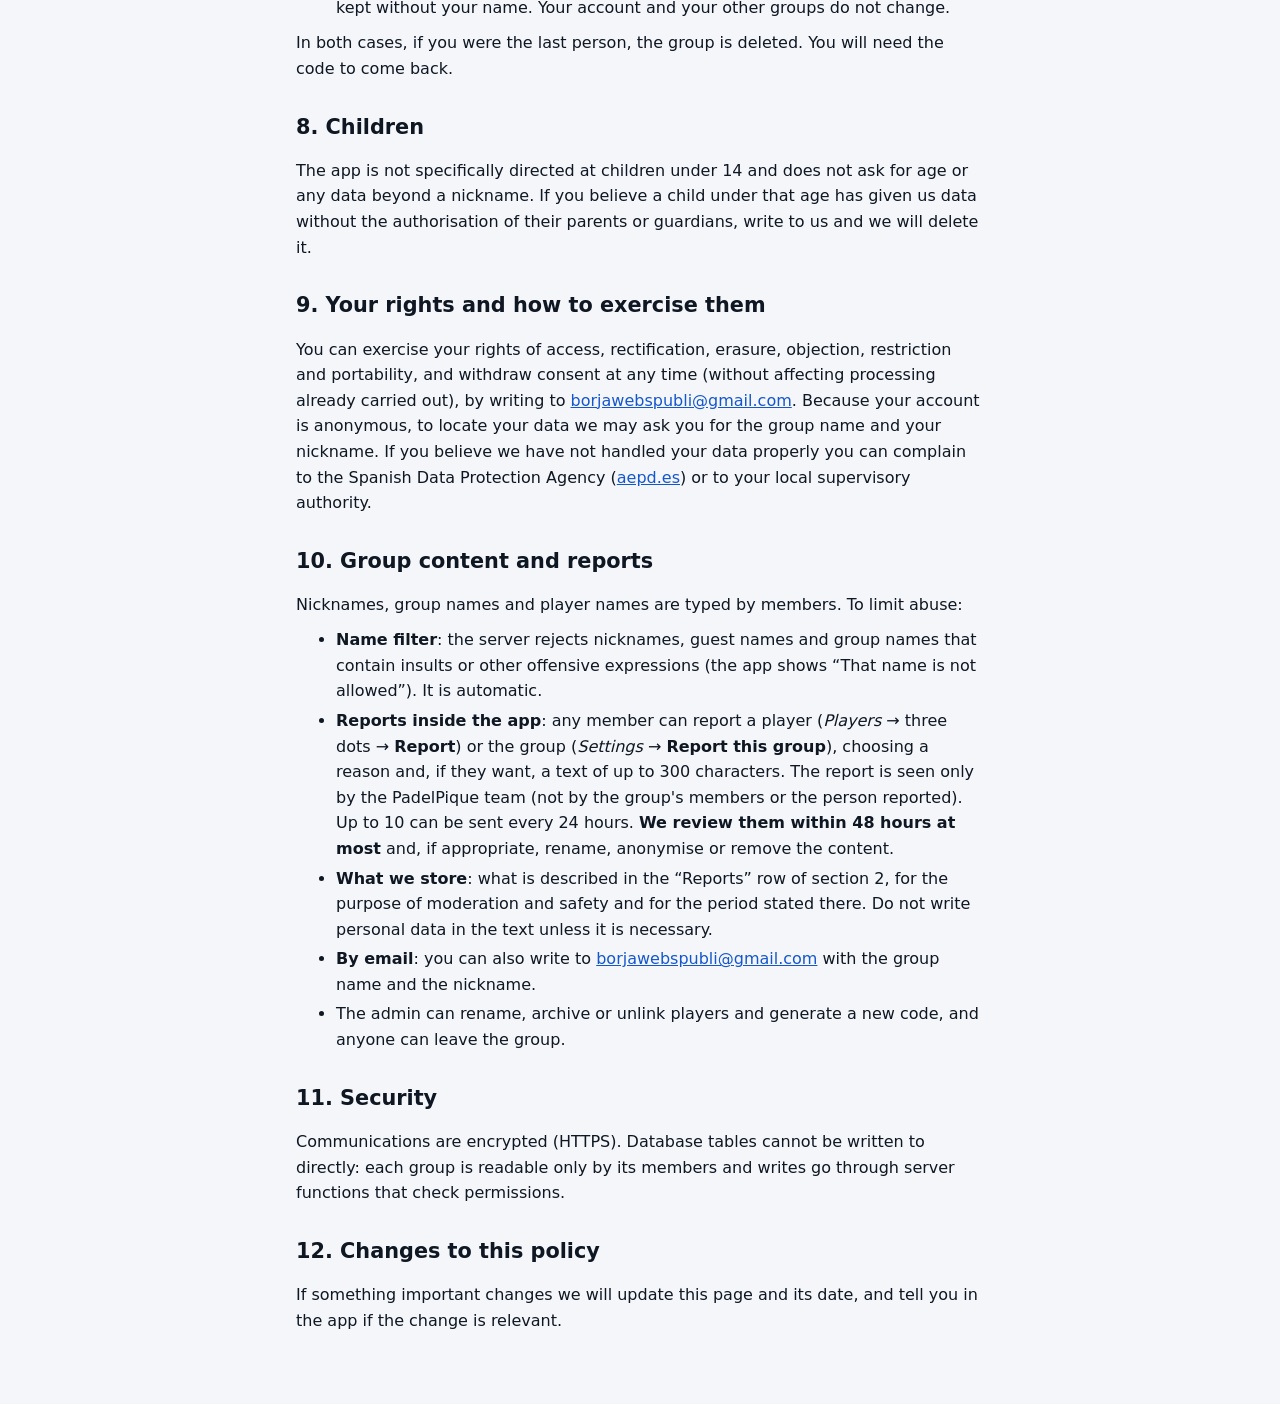
<file: padelpique/privacidad.html>
<!doctype html>
<html lang="es">
<head>
<meta charset="utf-8">
<meta name="viewport" content="width=device-width, initial-scale=1">
<title>Política de privacidad · PadelPique</title>
<meta name="description" content="Política de privacidad de PadelPique: qué datos se tratan, para qué, quién los recibe y cómo borrarlos. Privacy policy in English below.">
<link rel="stylesheet" href="estilo.css">
<link rel="icon" href="icono.png">
</head>
<body>
<main>

<section id="es" lang="es">
<p class="nav"><a href="./">PadelPique</a> · <a href="soporte.html">Ayuda</a> · <a href="#en">English</a></p>
<h1>Política de privacidad</h1>
<p class="muted">Última actualización: 19 de noviembre de 2026</p>

<p>PadelPique es una app gratuita para apuntar los partidos de pádel de un grupo de amigos y ver la clasificación. Está
diseñada para tratar <strong>el mínimo de datos posible</strong>: no hay registro con correo, teléfono ni contraseña, no
usamos herramientas de analítica propias, no vendemos tus datos y no creamos perfiles. La app es gratuita y
muestra <strong>anuncios de Google AdMob</strong>: la clasificación y las estadísticas se desbloquean viendo un anuncio
bonificado.</p>

<h2>1. Responsable del tratamiento</h2>
<p>Borja Alventosa Julià (persona física)<br>
Contacto de privacidad: <a href="mailto:borjawebspubli@gmail.com">borjawebspubli@gmail.com</a></p>

<h2>2. Qué datos tratamos, para qué y con qué base legal</h2>
<div class="table-wrap">
<table>
<thead><tr><th>Dato</th><th>Para qué</th><th>Base legal</th><th>Cuánto tiempo</th></tr></thead>
<tbody>
<tr>
<td><strong>Cuenta anónima</strong>: un identificador aleatorio de usuario que crea Supabase al abrir la app (sin nombre, correo ni teléfono) y la sesión guardada en tu móvil.</td>
<td>Reconocerte en tus grupos y dejar que solo los miembros de cada grupo vean sus datos.</td>
<td>Ejecución del servicio que solicitas (art. 6.1.b RGPD).</td>
<td>Hasta que borres tu cuenta.</td>
</tr>
<tr>
<td><strong>Lo que escribes en un grupo</strong>: tu apodo, los nombres de los jugadores invitados (personas sin app que apunta un miembro), el nombre del grupo, el código de invitación, tu rol (administrador o miembro) y la fecha en que te uniste.</td>
<td>Mostrar a los miembros quién juega y quién administra el grupo.</td>
<td>Art. 6.1.b RGPD.</td>
<td>Mientras exista el grupo, salvo lo que se anonimice o borre según el apartado 7.</td>
</tr>
<tr>
<td><strong>Partidos</strong>: fecha, jugadores de cada pareja, resultado por sets, quién lo apuntó, y la clasificación y estadísticas que se calculan con ellos.</td>
<td>Historial, clasificación, rachas y mejores parejas del grupo.</td>
<td>Art. 6.1.b RGPD.</td>
<td>Mientras exista el grupo (el creador del partido o un administrador pueden borrarlo).</td>
</tr>
<tr>
<td><strong>Intentos de unión a un grupo</strong>: tu identificador de usuario, la fecha y si el código era correcto.</td>
<td>Seguridad: limitar a 20 códigos incorrectos por hora para que nadie pueda adivinar códigos.</td>
<td>Interés legítimo en la seguridad del servicio (art. 6.1.f RGPD).</td>
<td>Los de más de 24 horas se eliminan en la siguiente comprobación; todos, al borrar tu cuenta.</td>
</tr>
<tr>
<td><strong>Denuncias</strong> (solo si denuncias a un jugador o un grupo desde la app): tu identificador anónimo de usuario, el grupo y el jugador denunciados, el motivo (nombre ofensivo, suplantación, spam u otro), el texto opcional que escribas (hasta 300 caracteres), la fecha y el estado de la denuncia (abierta o resuelta).</td>
<td>Moderación y seguridad: revisar el contenido denunciado y actuar sobre él.</td>
<td>Interés legítimo en moderar el contenido y mantener un servicio seguro (art. 6.1.f RGPD).</td>
<td>Mientras se revisa y hasta 12 meses después de resolverse. Si borras tu cuenta, tu identificador se elimina de la denuncia y esta queda sin autor; si se borra el grupo, la denuncia se borra con él.</td>
</tr>
<tr>
<td><strong>Datos guardados solo en tu móvil</strong>: idioma elegido, último apodo usado y hasta cuándo tienes desbloqueada la clasificación.</td>
<td>Que la app funcione como la dejaste.</td>
<td>Art. 6.1.b RGPD.</td>
<td>Hasta que borres tu cuenta en la app o la desinstales.</td>
</tr>
<tr>
<td><strong>Publicidad (Google AdMob)</strong>: ver el apartado 4.</td>
<td>Mostrar el anuncio bonificado que desbloquea la clasificación.</td>
<td>Tu consentimiento (art. 6.1.a RGPD), que puedes retirar cuando quieras.</td>
<td>Lo decide Google según su política.</td>
</tr>
</tbody>
</table>
</div>
<p>La app <strong>no pide permisos</strong> de ubicación, contactos, fotos, cámara ni micrófono. No tomamos decisiones
automatizadas con efectos legales sobre ti.</p>

<h2>3. Quién ve qué dentro de un grupo</h2>
<p>Los grupos son <strong>privados y solo por invitación</strong>: no existe un buscador ni un listado público. Solo ven un
grupo (nombre, jugadores, partidos y clasificación) quienes se han unido con su código. Quien tenga el código puede
unirse, así que compártelo solo con quien quieras; el administrador puede generar un código nuevo (el anterior
deja de funcionar), renombrar o archivar jugadores y desvincular a un miembro del grupo. Cualquier miembro puede
denunciar a un jugador o al grupo (apartado 10) y salir del grupo cuando quiera (apartado 7).</p>
<p>Si añades como invitado a otra persona, hazlo solo con su conocimiento y con un nombre o apodo que acepte. Si
eres un jugador invitado y no quieres aparecer en un grupo, pide a su administrador que te archive o escríbenos.</p>

<h2>4. Publicidad, consentimiento y seguimiento</h2>
<p>El anuncio bonificado que se ve para desbloquear la clasificación lo sirve <strong>Google AdMob</strong>. Antes de
inicializar el SDK de anuncios la app muestra el formulario de consentimiento de Google que exige la normativa europea
(UMP). Solo si ese consentimiento permite mostrar anuncios, en iPhone el sistema te pregunta además si permites el
seguimiento (App Tracking Transparency, ATT). El SDK solo se inicializa si el consentimiento lo permite. La app limita
los anuncios a contenido apto para todos los públicos (clasificación G) y los propios anuncios pueden incluir los
controles de Google (AdChoices) para denunciarlos.</p>
<p>Google puede tratar, según su <a href="https://policies.google.com/technologies/ads">política de publicidad</a> y su
<a href="https://policies.google.com/privacy">política de privacidad</a>: el identificador publicitario del
dispositivo (IDFA, solo si permites el seguimiento), tu dirección IP (de la que deduce una ubicación aproximada), las
interacciones con los anuncios y datos de diagnóstico del dispositivo y del SDK. Si no permites el seguimiento, los
anuncios no usan el identificador publicitario. PadelPique no recibe esos datos ni los cruza con tu cuenta.</p>
<p>En Android, Google puede tratar el identificador de publicidad de Android (ID de publicidad de Google) y el identificador de
conjunto de apps, además de tu dirección IP (de la que deduce una ubicación aproximada), las interacciones con los anuncios y datos
de diagnóstico del dispositivo y del SDK. En Android no existe el aviso de seguimiento de iPhone: puedes restablecer o borrar el
identificador de publicidad y desactivar la personalización de anuncios en los ajustes de Android. Si lo borras, los anuncios no
usan ese identificador. El formulario de consentimiento europeo (UMP) funciona igual que en iPhone. PadelPique no recibe esos
datos ni los cruza con tu cuenta.</p>
<p><strong>Cómo cambiar o retirar tu decisión</strong></p>
<ul>
<li>Consentimiento europeo (UMP): en la app, toca el engranaje de <em>Mis grupos</em> → <strong>Ajustes → Privacidad y ayuda → Privacidad de los anuncios</strong>. Esa opción aparece donde Google exige ofrecer el formulario (por ejemplo, en el Espacio Económico Europeo y el Reino Unido).</li>
<li>Seguimiento en iPhone: <strong>Ajustes del iPhone → Privacidad y seguridad → Seguimiento → PadelPique</strong>.</li>
<li>Identificador de publicidad en Android: <strong>Ajustes → Google → Anuncios</strong> (o <em>Privacidad → Anuncios</em>; la ruta exacta varía según el móvil), donde puedes restablecerlo o borrarlo.</li>
<li>Si no hay consentimiento o no hay ningún anuncio disponible, la app no te bloquea: desbloquea la clasificación durante 1 hora sin anuncio. El historial de partidos es siempre gratuito.</li>
</ul>

<h2>5. Encargados y otros servicios</h2>
<ul>
<li><strong>Supabase</strong> (<a href="https://supabase.com/privacy">política de privacidad</a>): base de datos y autenticación anónima donde se guardan los datos del apartado 2 (sobre la dirección IP, ver más abajo). Región del proyecto: Unión Europea. Supabase Inc. es una empresa de EE. UU.; las transferencias internacionales que pudieran darse se amparan en las cláusulas contractuales tipo de la Comisión Europea (incorporadas en el acuerdo de tratamiento de datos de Supabase).</li>
<li><strong>Google AdMob</strong> (Google Ireland Limited para usuarios del EEE y el Reino Unido; <a href="https://policies.google.com/privacy">política de privacidad</a>): anuncio bonificado y formulario de consentimiento.</li>
<li><strong>GitHub Pages</strong> (<a href="https://docs.github.com/es/site-policy/privacy-policies/github-general-privacy-statement">declaración de privacidad</a>): aloja estas páginas, incluida la de invitación (<code>unirse.html</code>). El código de invitación viaja en la dirección de esa página, pero no se envía a ningún otro servicio. También aloja un pequeño fichero con la versión mínima de la app (<code>version.json</code>) que la app consulta al abrirse para saber si debe actualizarse; esa consulta no incluye ningún dato tuyo más allá de lo que implica cualquier conexión a internet (por ejemplo, la dirección IP, como se explica más abajo).</li>
<li><strong>Apple</strong> (App Store, TestFlight y el sistema de seguimiento ATT) trata los datos de tu cuenta de Apple según su propia política.</li>
<li><strong>Google Play</strong> (Google Ireland Limited en el EEE y el Reino Unido): tienda de aplicaciones en Android; trata los datos de tu cuenta de Google según su propia política.</li>
</ul>
<p><strong>Dirección IP.</strong> Cuando la app o estas páginas se conectan, tu dirección IP la tratan temporalmente los registros técnicos de los proveedores (Supabase, también en su sistema de autenticación, y GitHub Pages) para atender la petición y proteger el servicio. PadelPique no la usa para ningún otro fin ni la guarda en la app. La IP que recibe Google AdMob se trata aparte, como se explica en el apartado 4.</p>
<p>No vendemos ni cedemos tus datos a nadie más.</p>

<h2>6. Conservación</h2>
<p>Conservamos los datos mientras tu cuenta y el grupo existan, y los eliminamos como se explica en el apartado 7
(las denuncias, con el plazo del apartado 2). Los registros técnicos de los proveedores, donde puede figurar tu dirección IP,
los conservan ellos durante el plazo breve que fija su política. Los proveedores pueden conservar copias de seguridad durante un tiempo limitado según su propia política.</p>

<h2>7. Borrar tu cuenta y qué pasa con tus grupos</h2>
<p>En la app: toca el engranaje de <em>Mis grupos</em> → <strong>Ajustes → Tus datos → Borrar mi cuenta y mis datos</strong>. Es inmediato y no se puede deshacer. Si ya no tienes la app, también puedes pedir el borrado por correo (ver <a href="soporte.html#borrar-cuenta">Ayuda</a>). Esto es lo que ocurre:</p>
<ul>
<li>Se elimina tu cuenta anónima, tus intentos de unión y los datos guardados en tu móvil.</li>
<li>Las denuncias que hayas enviado se conservan sin tu identificador (quedan sin autor).</li>
<li>Tus jugadores se <strong>anonimizan</strong>: tu apodo se sustituye por «Jugador eliminado» y deja de estar vinculado a ti. Sus partidos se mantienen para que la clasificación de tus amigos no se rompa.</li>
<li>Los grupos en los que eras el único miembro se <strong>borran por completo</strong>, con sus partidos.</li>
<li>Si eras administrador de un grupo con más gente y no quedan otros administradores, la administración pasa al miembro más antiguo.</li>
</ul>
<p>Si solo quieres irte de un grupo: <em>grupo → Ajustes → Salir del grupo</em>. La app te deja elegir entre dos opciones:</p>
<ul>
<li><strong>Salir</strong>: tu jugador se queda en el grupo como invitado y tus partidos se conservan (el resto de miembros sigue viendo tu apodo).</li>
<li><strong>Salir y borrar mi nombre</strong>: tu jugador se anonimiza igual que en el borrado de cuenta («Jugador eliminado») y deja de estar vinculado a ti; tus partidos se conservan sin tu nombre. Tu cuenta y tus demás grupos no cambian.</li>
</ul>
<p>En ambos casos, si eras la última persona, el grupo se borra. Para volver necesitarás el código.</p>

<h2>8. Menores</h2>
<p>La app no está dirigida específicamente a menores de 14 años y no pide la edad ni más datos que un apodo. Si crees que un menor de esa
edad nos ha dado datos sin autorización de sus padres o tutores, escríbenos y los eliminaremos.</p>

<h2>9. Tus derechos y cómo ejercerlos</h2>
<p>Puedes ejercer tus derechos de acceso, rectificación, supresión, oposición, limitación del tratamiento y
portabilidad, y retirar el consentimiento en cualquier momento (sin que afecte a lo ya tratado), escribiendo a
<a href="mailto:borjawebspubli@gmail.com">borjawebspubli@gmail.com</a>. Como tu cuenta es anónima, para localizar tus datos
puede que te pidamos el nombre del grupo y tu apodo. Si crees que no hemos tratado tus datos correctamente, puedes
reclamar ante la Agencia Española de Protección de Datos (<a href="https://www.aepd.es">aepd.es</a>).</p>

<h2>10. Contenido de los grupos y denuncias</h2>
<p>Apodos, nombres de grupo y nombres de jugadores los escriben los miembros. Para limitar los abusos:</p>
<ul>
<li><strong>Filtro de nombres</strong>: el servidor rechaza apodos, nombres de invitados y nombres de grupo que contienen insultos u otras expresiones ofensivas (la app muestra «Ese nombre no está permitido»). Es automático.</li>
<li><strong>Denuncias dentro de la app</strong>: cualquier miembro puede denunciar a un jugador (<em>Jugadores</em> → tres puntos → <strong>Denunciar</strong>) o al grupo (<em>Ajustes</em> → <strong>Denunciar este grupo</strong>), eligiendo un motivo y, si quiere, un texto de hasta 300 caracteres. La denuncia solo la ve el equipo de PadelPique (no los miembros del grupo ni la persona denunciada). Se pueden enviar hasta 10 cada 24 horas. <strong>Las revisamos en un máximo de 48 horas</strong> y, si procede, renombramos, anonimizamos o eliminamos el contenido.</li>
<li><strong>Qué guardamos</strong>: lo descrito en la fila «Denuncias» del apartado 2, con la finalidad de moderación y seguridad y el plazo allí indicado. No escribas en el texto datos personales que no sean necesarios.</li>
<li><strong>Por correo</strong>: también puedes escribir a <a href="mailto:borjawebspubli@gmail.com">borjawebspubli@gmail.com</a> indicando el nombre del grupo y el apodo.</li>
<li>El administrador puede renombrar, archivar o desvincular jugadores y generar un código nuevo, y cualquiera puede salir del grupo.</li>
</ul>

<h2>11. Seguridad</h2>
<p>Las comunicaciones van cifradas (HTTPS). Las tablas de la base de datos no se pueden escribir directamente:
cada grupo solo es legible por sus miembros y las escrituras pasan por funciones del servidor que comprueban los
permisos.</p>

<h2>12. Cambios en esta política</h2>
<p>Si cambia algo importante, actualizaremos esta página y su fecha, y te avisaremos en la app si el cambio es relevante.</p>
</section>

<hr>

<section id="en" lang="en">
<p class="nav"><a href="./">PadelPique</a> · <a href="soporte.html#en">Help</a> · <a href="#es">Español</a></p>
<h1>Privacy policy</h1>
<p class="muted">Last updated: November 19, 2026</p>

<p>PadelPique is a free app to log the padel matches of a group of friends and see the standings. It is built to
process <strong>as little data as possible</strong>: there is no sign-up with email, phone or password, we use no analytics
of our own, we do not sell your data and we do not build profiles. The app is free and shows <strong>Google AdMob
ads</strong>: the standings and stats are unlocked by watching a rewarded ad.</p>

<h2>1. Data controller</h2>
<p>Borja Alventosa Julià (individual)<br>
Privacy contact: <a href="mailto:borjawebspubli@gmail.com">borjawebspubli@gmail.com</a></p>

<h2>2. What data we process, why and on what legal basis</h2>
<div class="table-wrap">
<table>
<thead><tr><th>Data</th><th>Purpose</th><th>Legal basis</th><th>Retention</th></tr></thead>
<tbody>
<tr>
<td><strong>Anonymous account</strong>: a random user ID created by Supabase when you open the app (no name, email or phone) and the session stored on your phone.</td>
<td>Recognise you in your groups and let only the members of each group see its data.</td>
<td>Performance of the service you request (GDPR art. 6(1)(b)).</td>
<td>Until you delete your account.</td>
</tr>
<tr>
<td><strong>What you type in a group</strong>: your nickname, the names of guest players (people without the app added by a member), the group name, the invitation code, your role (admin or member) and the date you joined.</td>
<td>Show members who plays and who administers the group.</td>
<td>Art. 6(1)(b) GDPR.</td>
<td>While the group exists, except what is anonymised or deleted as described in section 7.</td>
</tr>
<tr>
<td><strong>Matches</strong>: date, players of each pair, score by sets, who logged it, and the standings and stats computed from them.</td>
<td>History, standings, streaks and best pairs of the group.</td>
<td>Art. 6(1)(b) GDPR.</td>
<td>While the group exists (the match creator or an admin can delete it).</td>
</tr>
<tr>
<td><strong>Group join attempts</strong>: your user ID, the date and whether the code was correct.</td>
<td>Security: limit wrong codes to 20 per hour so nobody can guess codes.</td>
<td>Legitimate interest in the security of the service (art. 6(1)(f) GDPR).</td>
<td>Entries older than 24 hours are removed at the next check; all of them when you delete your account.</td>
</tr>
<tr>
<td><strong>Reports</strong> (only if you report a player or a group from the app): your anonymous user ID, the group and the player reported, the reason (offensive name, impersonation, spam or other), the optional text you write (up to 300 characters), and the date and status of the report (open or resolved).</td>
<td>Moderation and safety: review the reported content and act on it.</td>
<td>Legitimate interest in moderating content and keeping the service safe (art. 6(1)(f) GDPR).</td>
<td>While it is reviewed and up to 12 months after it is resolved. If you delete your account, your identifier is removed from the report and it is left without an author; if the group is deleted, the report is deleted with it.</td>
</tr>
<tr>
<td><strong>Data kept only on your phone</strong>: chosen language, last nickname used and until when the standings are unlocked.</td>
<td>Make the app work the way you left it.</td>
<td>Art. 6(1)(b) GDPR.</td>
<td>Until you delete your account in the app or uninstall it.</td>
</tr>
<tr>
<td><strong>Advertising (Google AdMob)</strong>: see section 4.</td>
<td>Show the rewarded ad that unlocks the standings.</td>
<td>Your consent (art. 6(1)(a) GDPR), which you can withdraw at any time.</td>
<td>Decided by Google under its policy.</td>
</tr>
</tbody>
</table>
</div>
<p>The app <strong>does not request permissions</strong> for location, contacts, photos, camera or microphone. We make no
automated decisions with legal effects on you.</p>

<h2>3. Who sees what inside a group</h2>
<p>Groups are <strong>private and invitation-only</strong>: there is no search and no public list. Only people who joined with
the code can see a group (name, players, matches and standings). Anyone who has the code can join, so share it only with
people you want; the admin can generate a new code (the old one stops working), rename or archive players and unlink a
member from the group. Any member can report a player or the group (section 10) and leave the group whenever they want (section 7).</p>
<p>If you add someone else as a guest, do it with their knowledge and with a name or nickname they are happy with. If you
are a guest player and do not want to appear in a group, ask its admin to archive you or write to us.</p>

<h2>4. Advertising, consent and tracking</h2>
<p>The rewarded ad you watch to unlock the standings is served by <strong>Google AdMob</strong>. Before the ads SDK is
initialised, the app shows Google's consent form required by European regulation (UMP). Only if that consent allows showing
ads, on iPhone the system also asks whether you allow tracking (App Tracking Transparency, ATT). The SDK is only initialised
if consent allows it. The app limits ads to content suitable for all audiences (rating G) and the ads themselves may include
Google's controls (AdChoices) to report them.</p>
<p>Under Google's <a href="https://policies.google.com/technologies/ads">advertising policy</a> and
<a href="https://policies.google.com/privacy">privacy policy</a>, Google may process: your device's advertising identifier
(IDFA, only if you allow tracking), your IP address (from which it infers an approximate location), your interactions with ads
and device and SDK diagnostic data. If you do not allow tracking, ads do not use the advertising identifier. PadelPique
does not receive that data and does not combine it with your account.</p>
<p>On Android, Google may process the Android advertising ID (Google advertising ID) and the app set ID, as well as your IP address
(from which it infers an approximate location), your interactions with ads and device and SDK diagnostic data. Android has no
iPhone-style tracking prompt: you can reset or delete the advertising ID and turn off ad personalisation in Android settings. If you
delete it, ads do not use that identifier. The European consent form (UMP) works the same way as on iPhone. PadelPique does not
receive that data and does not combine it with your account.</p>
<p><strong>How to change or withdraw your choice</strong></p>
<ul>
<li>European consent (UMP): in the app, tap the gear in <em>My groups</em> → <strong>Settings → Privacy and help → Ad privacy</strong>. This option appears where Google requires the form to be offered (for example in the European Economic Area and the UK).</li>
<li>Tracking on iPhone: <strong>iPhone Settings → Privacy &amp; Security → Tracking → PadelPique</strong>.</li>
<li>Advertising ID on Android: <strong>Settings → Google → Ads</strong> (or <em>Privacy → Ads</em>; the exact path varies by phone), where you can reset or delete it.</li>
<li>If there is no consent or no ad is available, the app does not lock you out: it unlocks the standings for 1 hour without an ad. The match history is always free.</li>
</ul>

<h2>5. Processors and other services</h2>
<ul>
<li><strong>Supabase</strong> (<a href="https://supabase.com/privacy">privacy policy</a>): database and anonymous authentication where the data in section 2 is stored (for the IP address, see below). Project region: European Union. Supabase Inc. is a US company; any international transfers are covered by the European Commission's standard contractual clauses (incorporated in Supabase's data processing agreement).</li>
<li><strong>Google AdMob</strong> (Google Ireland Limited for users in the EEA and the UK; <a href="https://policies.google.com/privacy">privacy policy</a>): rewarded ad and consent form.</li>
<li><strong>GitHub Pages</strong> (<a href="https://docs.github.com/en/site-policy/privacy-policies/github-general-privacy-statement">privacy statement</a>): hosts these pages, including the invitation page (<code>unirse.html</code>). The invitation code travels in that page's address but is not sent to any other service. It also hosts a small file with the app's minimum version (<code>version.json</code>) that the app reads when it opens to know whether it must be updated; that request contains no data about you beyond what any internet connection implies (for example, the IP address, as explained below).</li>
<li><strong>Apple</strong> (App Store, TestFlight and the ATT tracking system) processes your Apple account data under its own policy.</li>
<li><strong>Google Play</strong> (Google Ireland Limited in the EEA and the UK): app store on Android; it processes your Google account data under its own policy.</li>
</ul>
<p><strong>IP address.</strong> When the app or these pages connect, your IP address is processed temporarily by the providers' technical logs (Supabase, including its authentication system, and GitHub Pages) to serve the request and protect the service. PadelPique does not use it for any other purpose and does not store it in the app. The IP that Google AdMob receives is handled separately, as explained in section 4.</p>
<p>We do not sell or hand your data to anyone else.</p>

<h2>6. Retention</h2>
<p>We keep data while your account and the group exist, and delete it as explained in section 7 (reports, within the period in
section 2). The providers' technical logs, where your IP address may appear, are kept by them for the short period set by their
policy. Providers may keep backups for a limited time under their own policy.</p>

<h2>7. Deleting your account and what happens to your groups</h2>
<p>In the app: tap the gear in <em>My groups</em> → <strong>Settings → Your data → Delete my account and data</strong>. It is immediate and cannot be undone. If you no longer have the app, you can also request deletion by email (see <a href="soporte.html#delete-account">Help</a>). This is what happens:</p>
<ul>
<li>Your anonymous account, your join attempts and the data stored on your phone are deleted.</li>
<li>Reports you sent are kept without your identifier (they are left without an author).</li>
<li>Your players are <strong>anonymised</strong>: your nickname is replaced by “Deleted player” and is no longer linked to you. Their matches are kept so your friends' standings do not break.</li>
<li>Groups where you were the only member are <strong>deleted completely</strong>, with their matches.</li>
<li>If you were an admin of a group with other people and no other admin remains, the admin role passes to the longest-standing member.</li>
</ul>
<p>If you only want to leave a group: <em>group → Settings → Leave group</em>. The app lets you choose between two options:</p>
<ul>
<li><strong>Leave</strong>: your player stays in the group as a guest and your matches are kept (the other members still see your nickname).</li>
<li><strong>Leave and delete my name</strong>: your player is anonymised just like in account deletion (“Deleted player”) and is no longer linked to you; your matches are kept without your name. Your account and your other groups do not change.</li>
</ul>
<p>In both cases, if you were the last person, the group is deleted. You will need the code to come back.</p>

<h2>8. Children</h2>
<p>The app is not specifically directed at children under 14 and does not ask for age or any data beyond a nickname. If you believe a child
under that age has given us data without the authorisation of their parents or guardians, write to us and we will delete it.</p>

<h2>9. Your rights and how to exercise them</h2>
<p>You can exercise your rights of access, rectification, erasure, objection, restriction and portability, and withdraw consent
at any time (without affecting processing already carried out), by writing to
<a href="mailto:borjawebspubli@gmail.com">borjawebspubli@gmail.com</a>. Because your account is anonymous, to locate your data we may ask you
for the group name and your nickname. If you believe we have not handled your data properly you can complain to the Spanish
Data Protection Agency (<a href="https://www.aepd.es">aepd.es</a>) or to your local supervisory authority.</p>

<h2>10. Group content and reports</h2>
<p>Nicknames, group names and player names are typed by members. To limit abuse:</p>
<ul>
<li><strong>Name filter</strong>: the server rejects nicknames, guest names and group names that contain insults or other offensive expressions (the app shows “That name is not allowed”). It is automatic.</li>
<li><strong>Reports inside the app</strong>: any member can report a player (<em>Players</em> → three dots → <strong>Report</strong>) or the group (<em>Settings</em> → <strong>Report this group</strong>), choosing a reason and, if they want, a text of up to 300 characters. The report is seen only by the PadelPique team (not by the group's members or the person reported). Up to 10 can be sent every 24 hours. <strong>We review them within 48 hours at most</strong> and, if appropriate, rename, anonymise or remove the content.</li>
<li><strong>What we store</strong>: what is described in the “Reports” row of section 2, for the purpose of moderation and safety and for the period stated there. Do not write personal data in the text unless it is necessary.</li>
<li><strong>By email</strong>: you can also write to <a href="mailto:borjawebspubli@gmail.com">borjawebspubli@gmail.com</a> with the group name and the nickname.</li>
<li>The admin can rename, archive or unlink players and generate a new code, and anyone can leave the group.</li>
</ul>

<h2>11. Security</h2>
<p>Communications are encrypted (HTTPS). Database tables cannot be written to directly: each group is readable only by its
members and writes go through server functions that check permissions.</p>

<h2>12. Changes to this policy</h2>
<p>If something important changes we will update this page and its date, and tell you in the app if the change is relevant.</p>
</section>

</main>
</body>
</html>
</file>
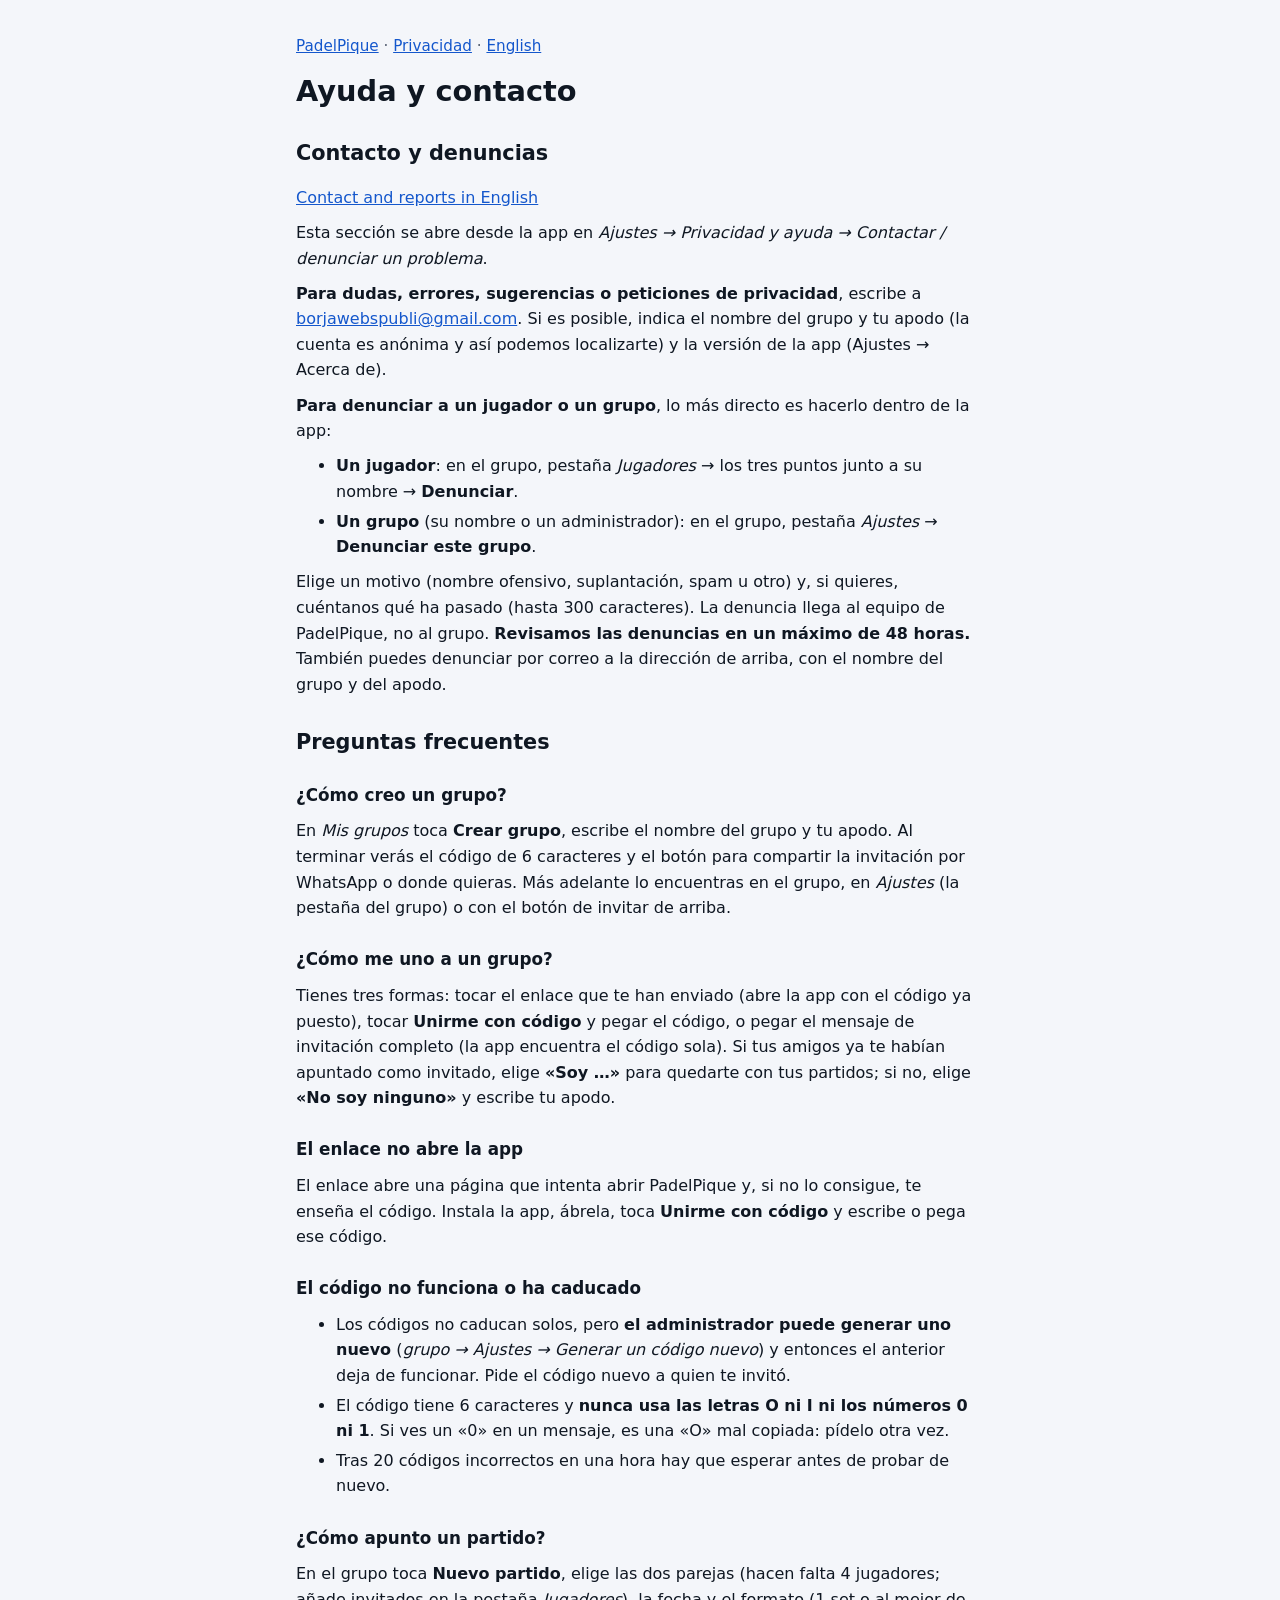
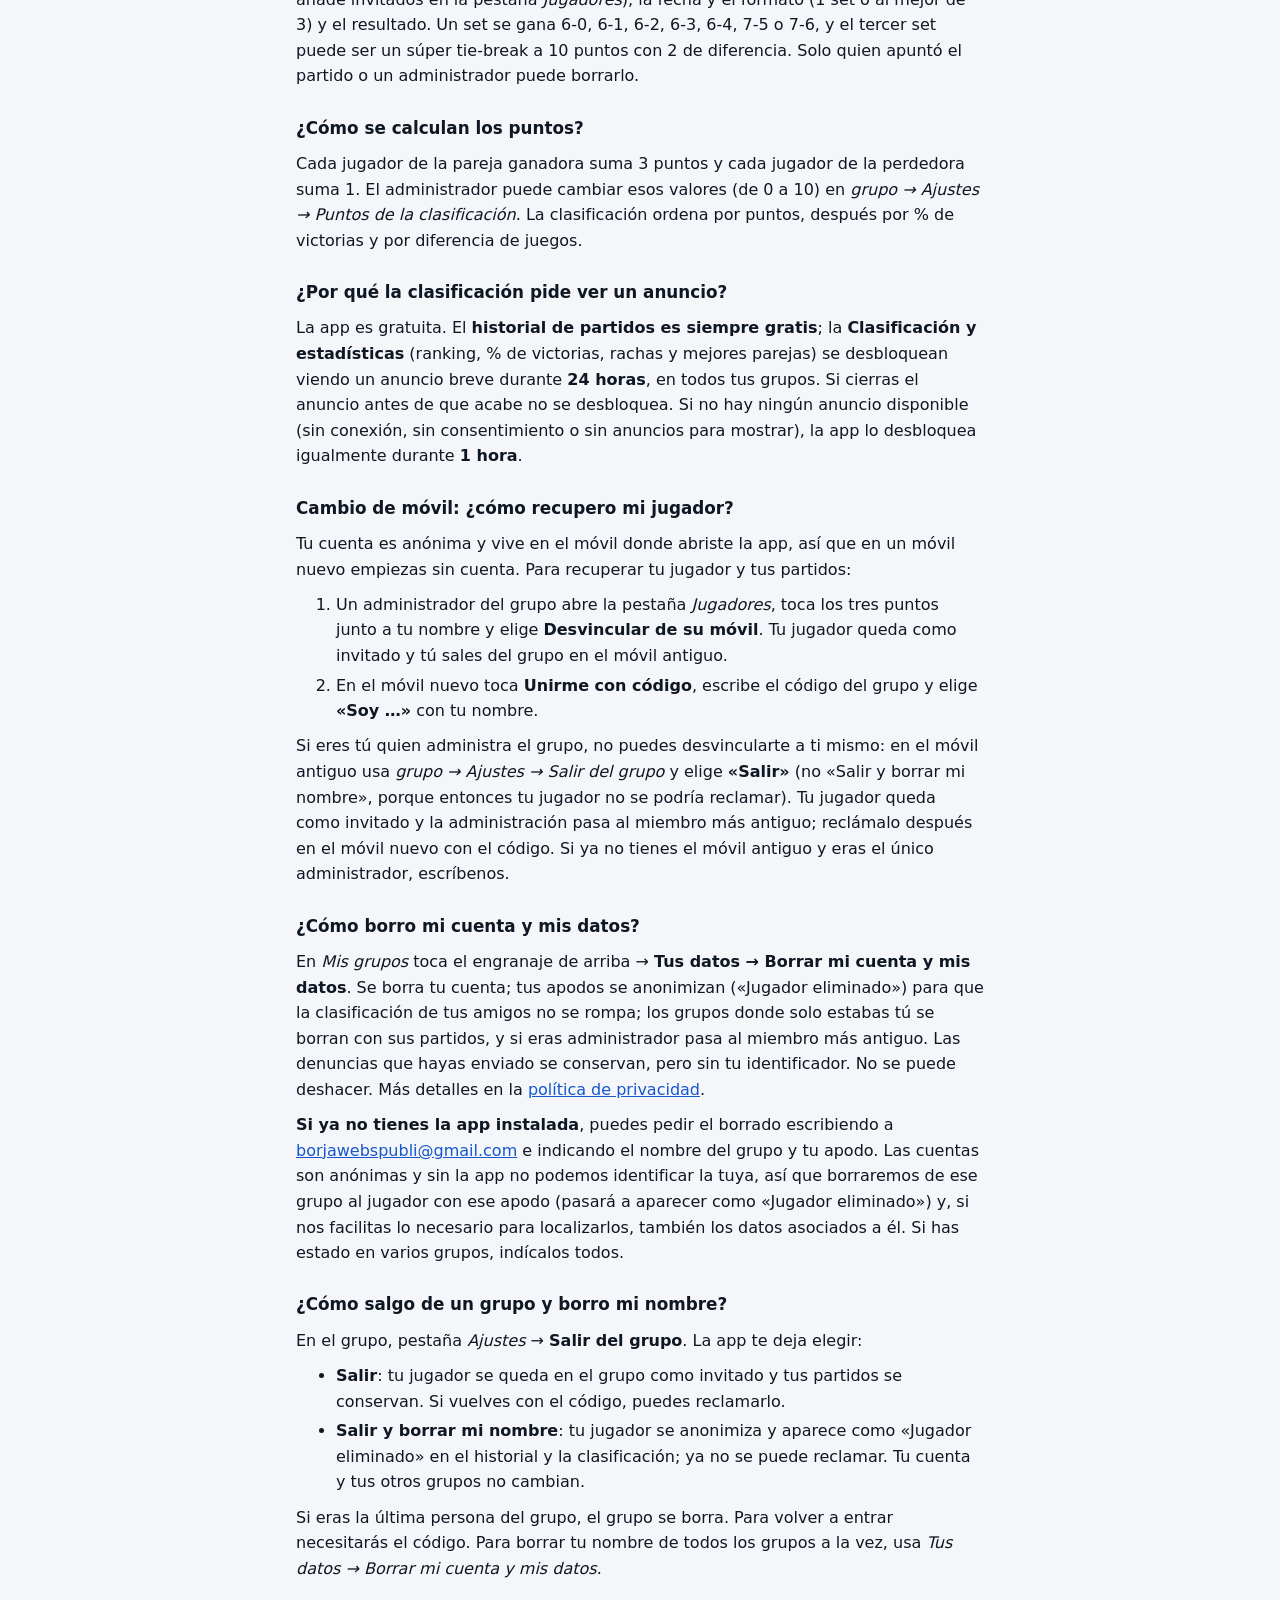
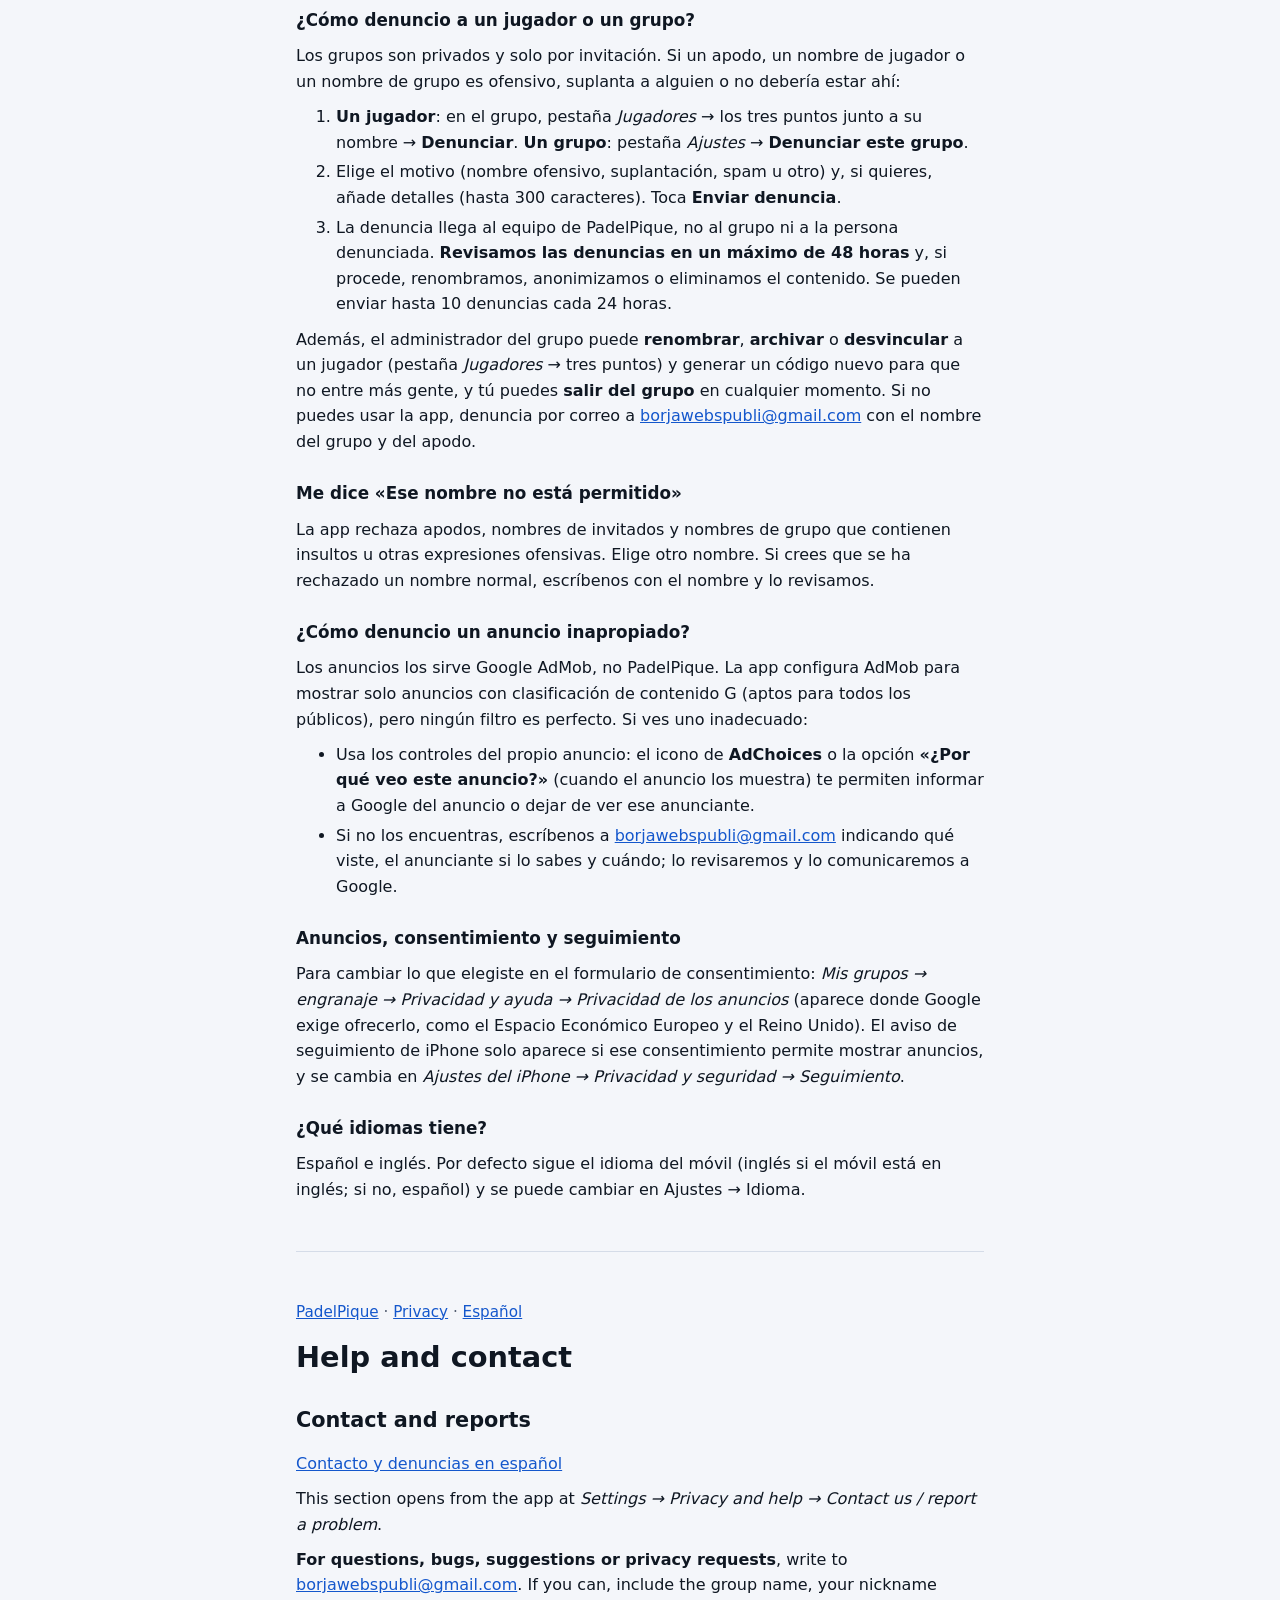
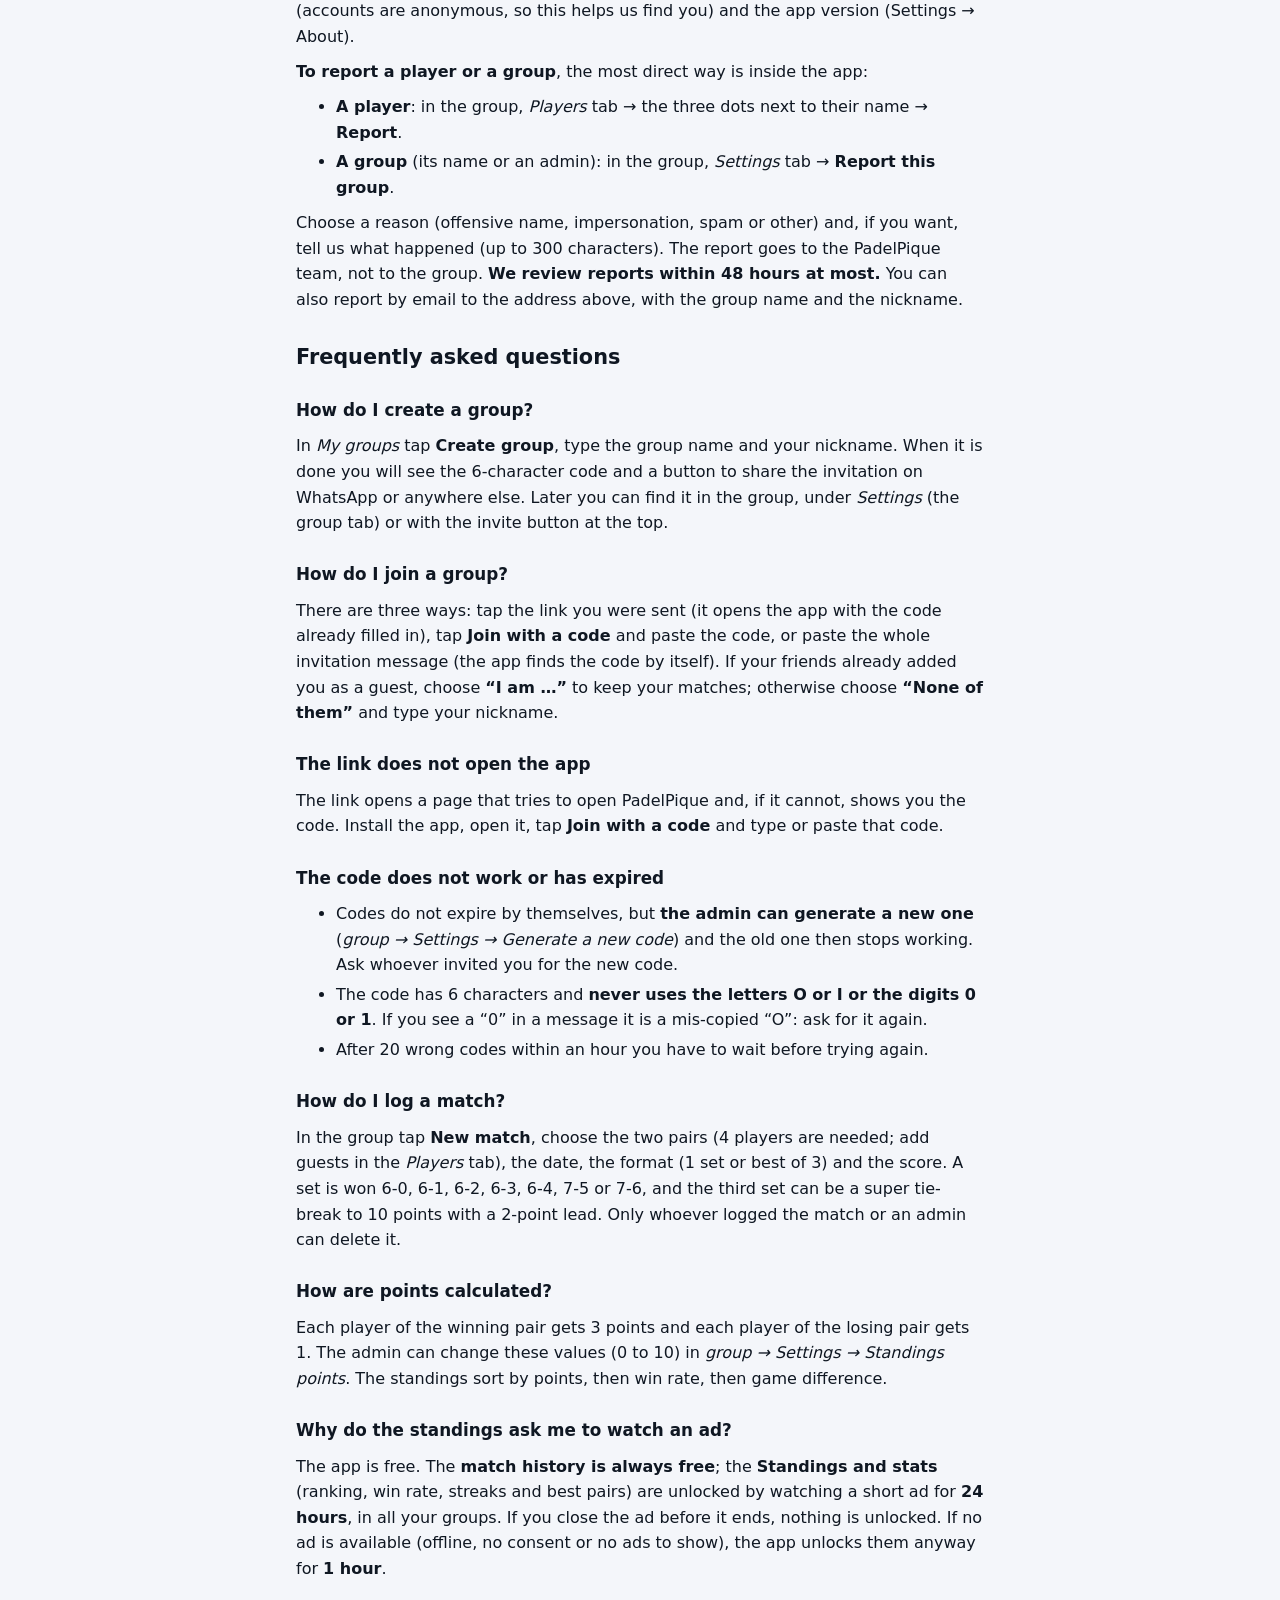
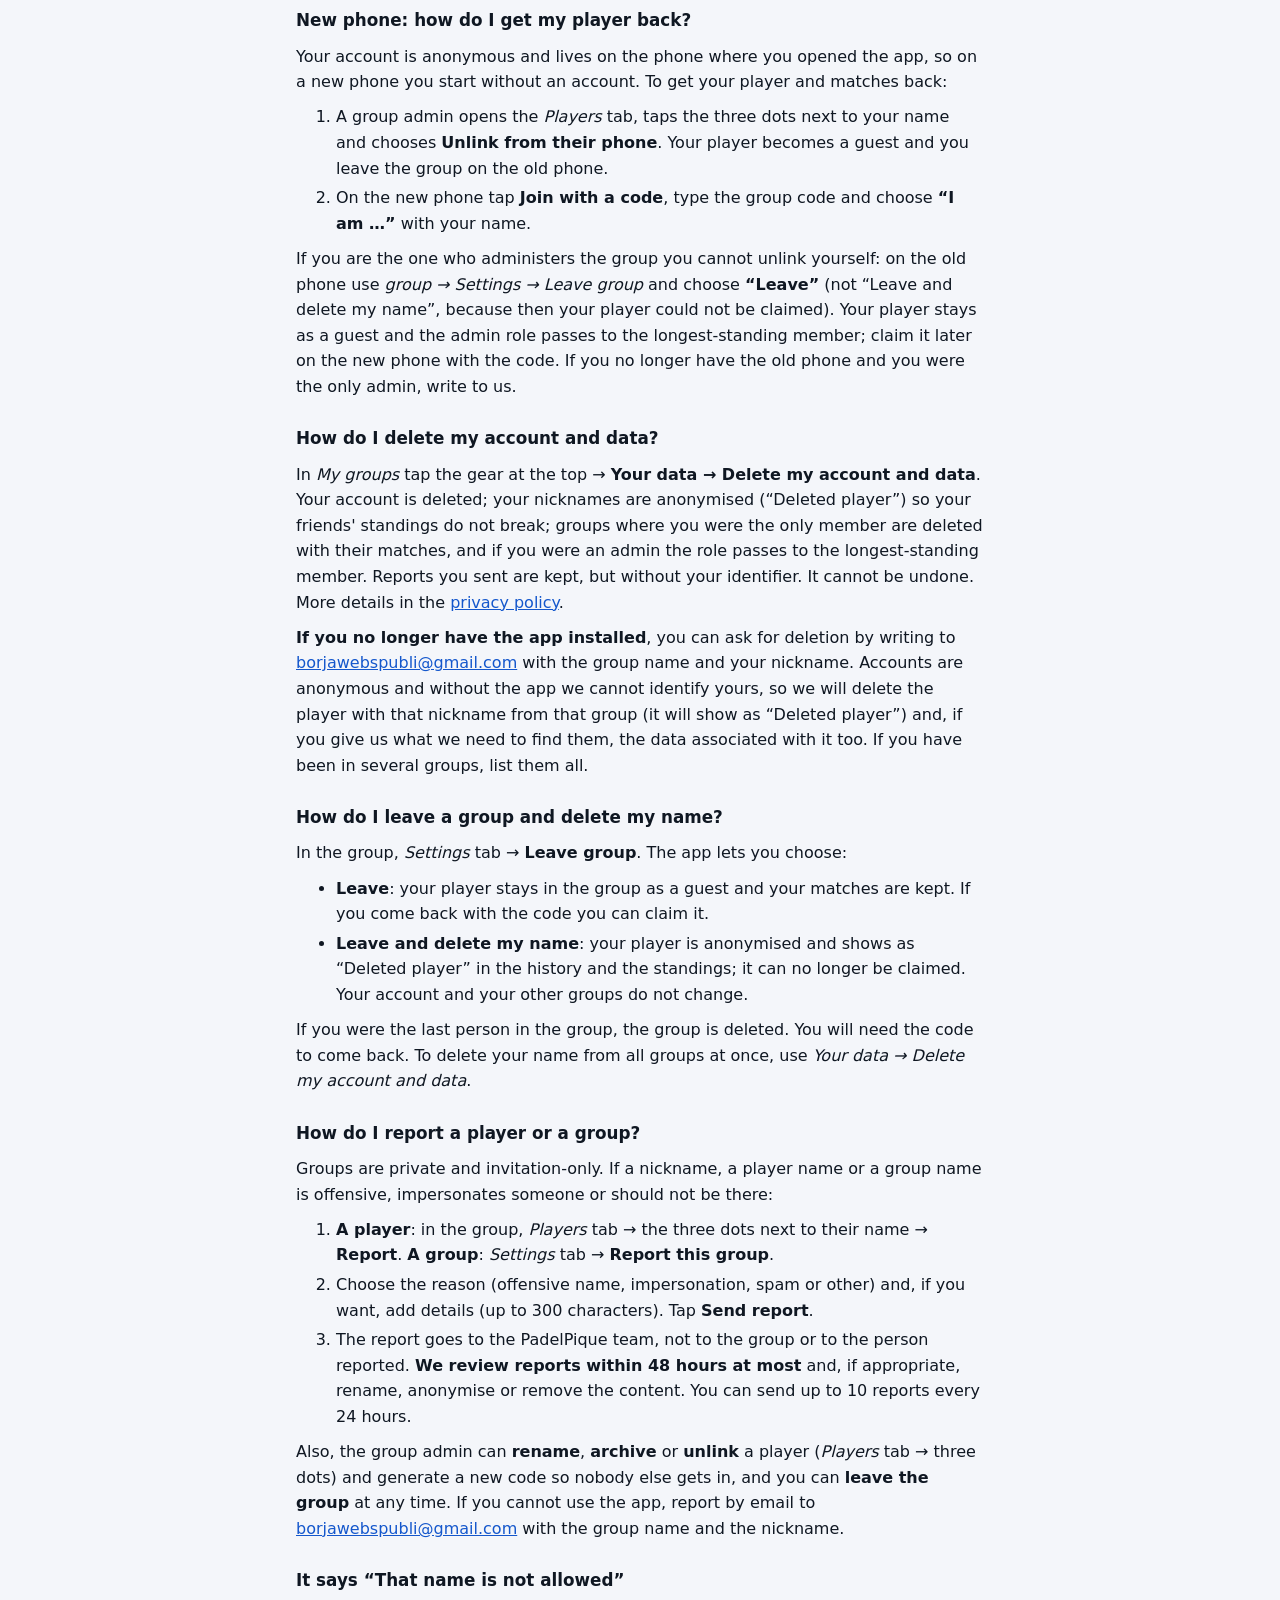
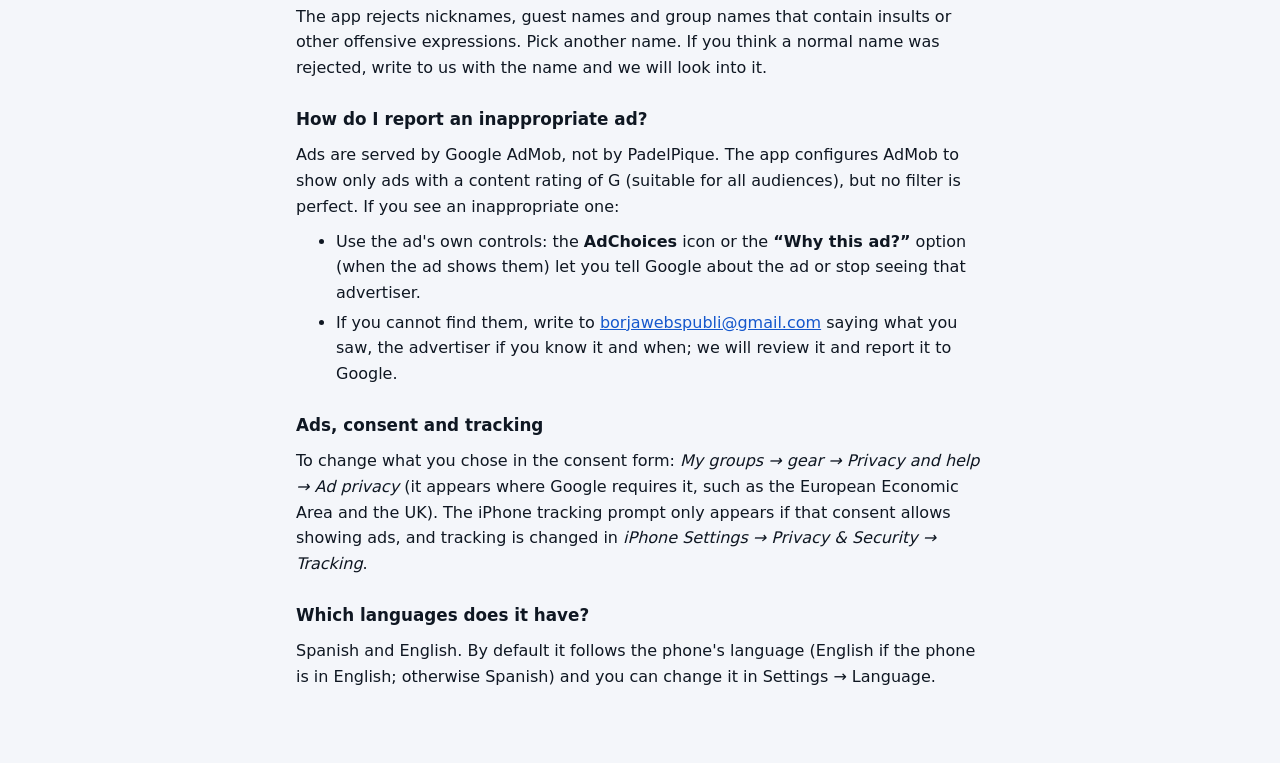
<file: padelpique/soporte.html>
<!doctype html>
<html lang="es">
<head>
<meta charset="utf-8">
<meta name="viewport" content="width=device-width, initial-scale=1">
<title>Ayuda y contacto · PadelPique</title>
<meta name="description" content="Ayuda de PadelPique: crear un grupo, unirse con código, cambiar de móvil, borrar la cuenta, denunciar contenido y contacto. Help in English below.">
<link rel="stylesheet" href="estilo.css">
<link rel="icon" href="icono.png">
</head>
<body>
<main>

<section id="es" lang="es" class="faq">
<p class="nav"><a href="./">PadelPique</a> · <a href="privacidad.html">Privacidad</a> · <a href="#en">English</a></p>
<h1>Ayuda y contacto</h1>

<h2 id="contacto">Contacto y denuncias</h2>
<p class="muted"><a href="#contact" lang="en">Contact and reports in English</a></p>
<p>Esta sección se abre desde la app en <em>Ajustes → Privacidad y ayuda → Contactar / denunciar un problema</em>.</p>
<p><strong>Para dudas, errores, sugerencias o peticiones de privacidad</strong>, escribe a
<a href="mailto:borjawebspubli@gmail.com">borjawebspubli@gmail.com</a>. Si es posible, indica el nombre del grupo y tu apodo
(la cuenta es anónima y así podemos localizarte) y la versión de la app (Ajustes → Acerca de).</p>
<p><strong>Para denunciar a un jugador o un grupo</strong>, lo más directo es hacerlo dentro de la app:</p>
<ul>
<li><strong>Un jugador</strong>: en el grupo, pestaña <em>Jugadores</em> → los tres puntos junto a su nombre → <strong>Denunciar</strong>.</li>
<li><strong>Un grupo</strong> (su nombre o un administrador): en el grupo, pestaña <em>Ajustes</em> → <strong>Denunciar este grupo</strong>.</li>
</ul>
<p>Elige un motivo (nombre ofensivo, suplantación, spam u otro) y, si quieres, cuéntanos qué ha pasado (hasta 300 caracteres).
La denuncia llega al equipo de PadelPique, no al grupo. <strong>Revisamos las denuncias en un máximo de 48 horas.</strong>
También puedes denunciar por correo a la dirección de arriba, con el nombre del grupo y del apodo.</p>

<h2>Preguntas frecuentes</h2>

<h3>¿Cómo creo un grupo?</h3>
<p>En <em>Mis grupos</em> toca <strong>Crear grupo</strong>, escribe el nombre del grupo y tu apodo. Al terminar verás el
código de 6 caracteres y el botón para compartir la invitación por WhatsApp o donde quieras. Más adelante lo
encuentras en el grupo, en <em>Ajustes</em> (la pestaña del grupo) o con el botón de invitar de arriba.</p>

<h3>¿Cómo me uno a un grupo?</h3>
<p>Tienes tres formas: tocar el enlace que te han enviado (abre la app con el código ya puesto), tocar
<strong>Unirme con código</strong> y pegar el código, o pegar el mensaje de invitación completo (la app encuentra el
código sola). Si tus amigos ya te habían apuntado como invitado, elige <strong>«Soy …»</strong> para quedarte con tus
partidos; si no, elige <strong>«No soy ninguno»</strong> y escribe tu apodo.</p>

<h3>El enlace no abre la app</h3>
<p>El enlace abre una página que intenta abrir PadelPique y, si no lo consigue, te enseña el código. Instala la app, ábrela,
toca <strong>Unirme con código</strong> y escribe o pega ese código.</p>

<h3>El código no funciona o ha caducado</h3>
<ul>
<li>Los códigos no caducan solos, pero <strong>el administrador puede generar uno nuevo</strong> (<em>grupo → Ajustes → Generar un código nuevo</em>) y entonces el anterior deja de funcionar. Pide el código nuevo a quien te invitó.</li>
<li>El código tiene 6 caracteres y <strong>nunca usa las letras O ni I ni los números 0 ni 1</strong>. Si ves un «0» en un mensaje, es una «O» mal copiada: pídelo otra vez.</li>
<li>Tras 20 códigos incorrectos en una hora hay que esperar antes de probar de nuevo.</li>
</ul>

<h3>¿Cómo apunto un partido?</h3>
<p>En el grupo toca <strong>Nuevo partido</strong>, elige las dos parejas (hacen falta 4 jugadores; añade invitados en la
pestaña <em>Jugadores</em>), la fecha y el formato (1 set o al mejor de 3) y el resultado. Un set se gana 6-0, 6-1, 6-2, 6-3,
6-4, 7-5 o 7-6, y el tercer set puede ser un súper tie-break a 10 puntos con 2 de diferencia. Solo quien apuntó el partido o
un administrador puede borrarlo.</p>

<h3>¿Cómo se calculan los puntos?</h3>
<p>Cada jugador de la pareja ganadora suma 3 puntos y cada jugador de la perdedora suma 1. El administrador puede cambiar
esos valores (de 0 a 10) en <em>grupo → Ajustes → Puntos de la clasificación</em>. La clasificación ordena por puntos,
después por % de victorias y por diferencia de juegos.</p>

<h3>¿Por qué la clasificación pide ver un anuncio?</h3>
<p>La app es gratuita. El <strong>historial de partidos es siempre gratis</strong>; la <strong>Clasificación y estadísticas</strong>
(ranking, % de victorias, rachas y mejores parejas) se desbloquean viendo un anuncio breve durante <strong>24 horas</strong>, en todos
tus grupos. Si cierras el anuncio antes de que acabe no se desbloquea. Si no hay ningún anuncio disponible (sin conexión, sin
consentimiento o sin anuncios para mostrar), la app lo desbloquea igualmente durante <strong>1 hora</strong>.</p>

<h3>Cambio de móvil: ¿cómo recupero mi jugador?</h3>
<p>Tu cuenta es anónima y vive en el móvil donde abriste la app, así que en un móvil nuevo empiezas sin cuenta. Para
recuperar tu jugador y tus partidos:</p>
<ol>
<li>Un administrador del grupo abre la pestaña <em>Jugadores</em>, toca los tres puntos junto a tu nombre y elige <strong>Desvincular de su móvil</strong>. Tu jugador queda como invitado y tú sales del grupo en el móvil antiguo.</li>
<li>En el móvil nuevo toca <strong>Unirme con código</strong>, escribe el código del grupo y elige <strong>«Soy …»</strong> con tu nombre.</li>
</ol>
<p>Si eres tú quien administra el grupo, no puedes desvincularte a ti mismo: en el móvil antiguo usa
<em>grupo → Ajustes → Salir del grupo</em> y elige <strong>«Salir»</strong> (no «Salir y borrar mi nombre», porque entonces tu jugador no se podría reclamar). Tu jugador queda como invitado y la administración pasa al miembro más antiguo; reclámalo
después en el móvil nuevo con el código. Si ya no tienes el móvil antiguo y eras el único administrador, escríbenos.</p>

<h3 id="borrar-cuenta">¿Cómo borro mi cuenta y mis datos?</h3>
<p>En <em>Mis grupos</em> toca el engranaje de arriba → <strong>Tus datos → Borrar mi cuenta y mis datos</strong>. Se borra tu cuenta; tus
apodos se anonimizan («Jugador eliminado») para que la clasificación de tus amigos no se rompa; los grupos donde solo estabas tú se borran
con sus partidos, y si eras administrador pasa al miembro más antiguo. Las denuncias que hayas enviado se conservan, pero sin tu identificador. No se puede deshacer. Más detalles en la
<a href="privacidad.html">política de privacidad</a>.</p>
<p><strong>Si ya no tienes la app instalada</strong>, puedes pedir el borrado escribiendo a
<a href="mailto:borjawebspubli@gmail.com">borjawebspubli@gmail.com</a> e indicando el nombre del grupo y tu apodo. Las cuentas son
anónimas y sin la app no podemos identificar la tuya, así que borraremos de ese grupo al jugador con ese apodo (pasará a aparecer como
«Jugador eliminado») y, si nos facilitas lo necesario para localizarlos, también los datos asociados a él. Si has estado en varios grupos, indícalos todos.</p>

<h3>¿Cómo salgo de un grupo y borro mi nombre?</h3>
<p>En el grupo, pestaña <em>Ajustes</em> → <strong>Salir del grupo</strong>. La app te deja elegir:</p>
<ul>
<li><strong>Salir</strong>: tu jugador se queda en el grupo como invitado y tus partidos se conservan. Si vuelves con el código, puedes reclamarlo.</li>
<li><strong>Salir y borrar mi nombre</strong>: tu jugador se anonimiza y aparece como «Jugador eliminado» en el historial y la clasificación; ya no se puede reclamar. Tu cuenta y tus otros grupos no cambian.</li>
</ul>
<p>Si eras la última persona del grupo, el grupo se borra. Para volver a entrar necesitarás el código. Para borrar tu nombre de todos los grupos a la vez, usa <em>Tus datos → Borrar mi cuenta y mis datos</em>.</p>

<h3>¿Cómo denuncio a un jugador o un grupo?</h3>
<p>Los grupos son privados y solo por invitación. Si un apodo, un nombre de jugador o un nombre de grupo es ofensivo, suplanta a alguien o no
debería estar ahí:</p>
<ol>
<li><strong>Un jugador</strong>: en el grupo, pestaña <em>Jugadores</em> → los tres puntos junto a su nombre → <strong>Denunciar</strong>. <strong>Un grupo</strong>: pestaña <em>Ajustes</em> → <strong>Denunciar este grupo</strong>.</li>
<li>Elige el motivo (nombre ofensivo, suplantación, spam u otro) y, si quieres, añade detalles (hasta 300 caracteres). Toca <strong>Enviar denuncia</strong>.</li>
<li>La denuncia llega al equipo de PadelPique, no al grupo ni a la persona denunciada. <strong>Revisamos las denuncias en un máximo de 48 horas</strong> y, si procede, renombramos, anonimizamos o eliminamos el contenido. Se pueden enviar hasta 10 denuncias cada 24 horas.</li>
</ol>
<p>Además, el administrador del grupo puede <strong>renombrar</strong>, <strong>archivar</strong> o <strong>desvincular</strong> a un jugador (pestaña <em>Jugadores</em> → tres puntos) y generar un código nuevo para que no entre más gente, y tú puedes <strong>salir del grupo</strong> en cualquier momento. Si no puedes usar la app, denuncia por correo a <a href="mailto:borjawebspubli@gmail.com">borjawebspubli@gmail.com</a> con el nombre del grupo y del apodo.</p>

<h3>Me dice «Ese nombre no está permitido»</h3>
<p>La app rechaza apodos, nombres de invitados y nombres de grupo que contienen insultos u otras expresiones ofensivas. Elige otro nombre. Si crees que se ha rechazado un nombre normal, escríbenos con el nombre y lo revisamos.</p>

<h3>¿Cómo denuncio un anuncio inapropiado?</h3>
<p>Los anuncios los sirve Google AdMob, no PadelPique. La app configura AdMob para mostrar solo anuncios con clasificación de contenido G (aptos para todos los públicos), pero ningún filtro es perfecto. Si ves uno inadecuado:</p>
<ul>
<li>Usa los controles del propio anuncio: el icono de <strong>AdChoices</strong> o la opción <strong>«¿Por qué veo este anuncio?»</strong> (cuando el anuncio los muestra) te permiten informar a Google del anuncio o dejar de ver ese anunciante.</li>
<li>Si no los encuentras, escríbenos a <a href="mailto:borjawebspubli@gmail.com">borjawebspubli@gmail.com</a> indicando qué viste, el anunciante si lo sabes y cuándo; lo revisaremos y lo comunicaremos a Google.</li>
</ul>

<h3>Anuncios, consentimiento y seguimiento</h3>
<p>Para cambiar lo que elegiste en el formulario de consentimiento: <em>Mis grupos → engranaje → Privacidad y ayuda →
Privacidad de los anuncios</em> (aparece donde Google exige ofrecerlo, como el Espacio Económico Europeo y el Reino Unido). El aviso de seguimiento de
iPhone solo aparece si ese consentimiento permite mostrar anuncios, y se cambia en <em>Ajustes del iPhone → Privacidad y seguridad → Seguimiento</em>.</p>

<h3>¿Qué idiomas tiene?</h3>
<p>Español e inglés. Por defecto sigue el idioma del móvil (inglés si el móvil está en inglés; si no, español) y se puede cambiar en Ajustes → Idioma.</p>
</section>

<hr>

<section id="en" lang="en" class="faq">
<p class="nav"><a href="./">PadelPique</a> · <a href="privacidad.html#en">Privacy</a> · <a href="#es">Español</a></p>
<h1>Help and contact</h1>

<h2 id="contact">Contact and reports</h2>
<p class="muted"><a href="#contacto" lang="es">Contacto y denuncias en español</a></p>
<p>This section opens from the app at <em>Settings → Privacy and help → Contact us / report a problem</em>.</p>
<p><strong>For questions, bugs, suggestions or privacy requests</strong>, write to
<a href="mailto:borjawebspubli@gmail.com">borjawebspubli@gmail.com</a>. If you can, include the group name, your nickname (accounts are anonymous, so this
helps us find you) and the app version (Settings → About).</p>
<p><strong>To report a player or a group</strong>, the most direct way is inside the app:</p>
<ul>
<li><strong>A player</strong>: in the group, <em>Players</em> tab → the three dots next to their name → <strong>Report</strong>.</li>
<li><strong>A group</strong> (its name or an admin): in the group, <em>Settings</em> tab → <strong>Report this group</strong>.</li>
</ul>
<p>Choose a reason (offensive name, impersonation, spam or other) and, if you want, tell us what happened (up to 300 characters).
The report goes to the PadelPique team, not to the group. <strong>We review reports within 48 hours at most.</strong>
You can also report by email to the address above, with the group name and the nickname.</p>

<h2>Frequently asked questions</h2>

<h3>How do I create a group?</h3>
<p>In <em>My groups</em> tap <strong>Create group</strong>, type the group name and your nickname. When it is done you will see the
6-character code and a button to share the invitation on WhatsApp or anywhere else. Later you can find it in the group, under
<em>Settings</em> (the group tab) or with the invite button at the top.</p>

<h3>How do I join a group?</h3>
<p>There are three ways: tap the link you were sent (it opens the app with the code already filled in), tap
<strong>Join with a code</strong> and paste the code, or paste the whole invitation message (the app finds the code by itself).
If your friends already added you as a guest, choose <strong>“I am …”</strong> to keep your matches; otherwise choose
<strong>“None of them”</strong> and type your nickname.</p>

<h3>The link does not open the app</h3>
<p>The link opens a page that tries to open PadelPique and, if it cannot, shows you the code. Install the app, open it, tap
<strong>Join with a code</strong> and type or paste that code.</p>

<h3>The code does not work or has expired</h3>
<ul>
<li>Codes do not expire by themselves, but <strong>the admin can generate a new one</strong> (<em>group → Settings → Generate a new code</em>) and the old one then stops working. Ask whoever invited you for the new code.</li>
<li>The code has 6 characters and <strong>never uses the letters O or I or the digits 0 or 1</strong>. If you see a “0” in a message it is a mis-copied “O”: ask for it again.</li>
<li>After 20 wrong codes within an hour you have to wait before trying again.</li>
</ul>

<h3>How do I log a match?</h3>
<p>In the group tap <strong>New match</strong>, choose the two pairs (4 players are needed; add guests in the <em>Players</em> tab), the
date, the format (1 set or best of 3) and the score. A set is won 6-0, 6-1, 6-2, 6-3, 6-4, 7-5 or 7-6, and the third set can be a super
tie-break to 10 points with a 2-point lead. Only whoever logged the match or an admin can delete it.</p>

<h3>How are points calculated?</h3>
<p>Each player of the winning pair gets 3 points and each player of the losing pair gets 1. The admin can change these values (0 to 10)
in <em>group → Settings → Standings points</em>. The standings sort by points, then win rate, then game difference.</p>

<h3>Why do the standings ask me to watch an ad?</h3>
<p>The app is free. The <strong>match history is always free</strong>; the <strong>Standings and stats</strong> (ranking, win rate, streaks
and best pairs) are unlocked by watching a short ad for <strong>24 hours</strong>, in all your groups. If you close the ad before it
ends, nothing is unlocked. If no ad is available (offline, no consent or no ads to show), the app unlocks them anyway for <strong>1 hour</strong>.</p>

<h3>New phone: how do I get my player back?</h3>
<p>Your account is anonymous and lives on the phone where you opened the app, so on a new phone you start without an account. To get your
player and matches back:</p>
<ol>
<li>A group admin opens the <em>Players</em> tab, taps the three dots next to your name and chooses <strong>Unlink from their phone</strong>. Your player becomes a guest and you leave the group on the old phone.</li>
<li>On the new phone tap <strong>Join with a code</strong>, type the group code and choose <strong>“I am …”</strong> with your name.</li>
</ol>
<p>If you are the one who administers the group you cannot unlink yourself: on the old phone use <em>group → Settings → Leave group</em> and choose <strong>“Leave”</strong> (not “Leave and delete my name”, because then your player could not be claimed). Your
player stays as a guest and the admin role passes to the longest-standing member; claim it later on the new phone with the code. If you no
longer have the old phone and you were the only admin, write to us.</p>

<h3 id="delete-account">How do I delete my account and data?</h3>
<p>In <em>My groups</em> tap the gear at the top → <strong>Your data → Delete my account and data</strong>. Your account is deleted; your nicknames
are anonymised (“Deleted player”) so your friends' standings do not break; groups where you were the only member are deleted with their matches, and if you
were an admin the role passes to the longest-standing member. Reports you sent are kept, but without your identifier. It cannot be undone. More details in the <a href="privacidad.html#en">privacy policy</a>.</p>
<p><strong>If you no longer have the app installed</strong>, you can ask for deletion by writing to
<a href="mailto:borjawebspubli@gmail.com">borjawebspubli@gmail.com</a> with the group name and your nickname. Accounts are anonymous and
without the app we cannot identify yours, so we will delete the player with that nickname from that group (it will show as “Deleted
player”) and, if you give us what we need to find them, the data associated with it too. If you have been in several groups, list them all.</p>

<h3>How do I leave a group and delete my name?</h3>
<p>In the group, <em>Settings</em> tab → <strong>Leave group</strong>. The app lets you choose:</p>
<ul>
<li><strong>Leave</strong>: your player stays in the group as a guest and your matches are kept. If you come back with the code you can claim it.</li>
<li><strong>Leave and delete my name</strong>: your player is anonymised and shows as “Deleted player” in the history and the standings; it can no longer be claimed. Your account and your other groups do not change.</li>
</ul>
<p>If you were the last person in the group, the group is deleted. You will need the code to come back. To delete your name from all groups at once, use <em>Your data → Delete my account and data</em>.</p>

<h3>How do I report a player or a group?</h3>
<p>Groups are private and invitation-only. If a nickname, a player name or a group name is offensive, impersonates someone or should not be there:</p>
<ol>
<li><strong>A player</strong>: in the group, <em>Players</em> tab → the three dots next to their name → <strong>Report</strong>. <strong>A group</strong>: <em>Settings</em> tab → <strong>Report this group</strong>.</li>
<li>Choose the reason (offensive name, impersonation, spam or other) and, if you want, add details (up to 300 characters). Tap <strong>Send report</strong>.</li>
<li>The report goes to the PadelPique team, not to the group or to the person reported. <strong>We review reports within 48 hours at most</strong> and, if appropriate, rename, anonymise or remove the content. You can send up to 10 reports every 24 hours.</li>
</ol>
<p>Also, the group admin can <strong>rename</strong>, <strong>archive</strong> or <strong>unlink</strong> a player (<em>Players</em> tab → three dots) and generate a new code so nobody else gets in, and you can <strong>leave the group</strong> at any time. If you cannot use the app, report by email to <a href="mailto:borjawebspubli@gmail.com">borjawebspubli@gmail.com</a> with the group name and the nickname.</p>

<h3>It says “That name is not allowed”</h3>
<p>The app rejects nicknames, guest names and group names that contain insults or other offensive expressions. Pick another name. If you think a normal name was rejected, write to us with the name and we will look into it.</p>

<h3>How do I report an inappropriate ad?</h3>
<p>Ads are served by Google AdMob, not by PadelPique. The app configures AdMob to show only ads with a content rating of G (suitable for all audiences), but no filter is perfect. If you see an inappropriate one:</p>
<ul>
<li>Use the ad's own controls: the <strong>AdChoices</strong> icon or the <strong>“Why this ad?”</strong> option (when the ad shows them) let you tell Google about the ad or stop seeing that advertiser.</li>
<li>If you cannot find them, write to <a href="mailto:borjawebspubli@gmail.com">borjawebspubli@gmail.com</a> saying what you saw, the advertiser if you know it and when; we will review it and report it to Google.</li>
</ul>

<h3>Ads, consent and tracking</h3>
<p>To change what you chose in the consent form: <em>My groups → gear → Privacy and help → Ad privacy</em> (it appears where Google
requires it, such as the European Economic Area and the UK). The iPhone tracking prompt only appears if that consent allows showing ads, and tracking is changed in <em>iPhone Settings → Privacy &amp; Security → Tracking</em>.</p>

<h3>Which languages does it have?</h3>
<p>Spanish and English. By default it follows the phone's language (English if the phone is in English; otherwise Spanish) and you can change it in Settings → Language.</p>
</section>

</main>
</body>
</html>
</file>
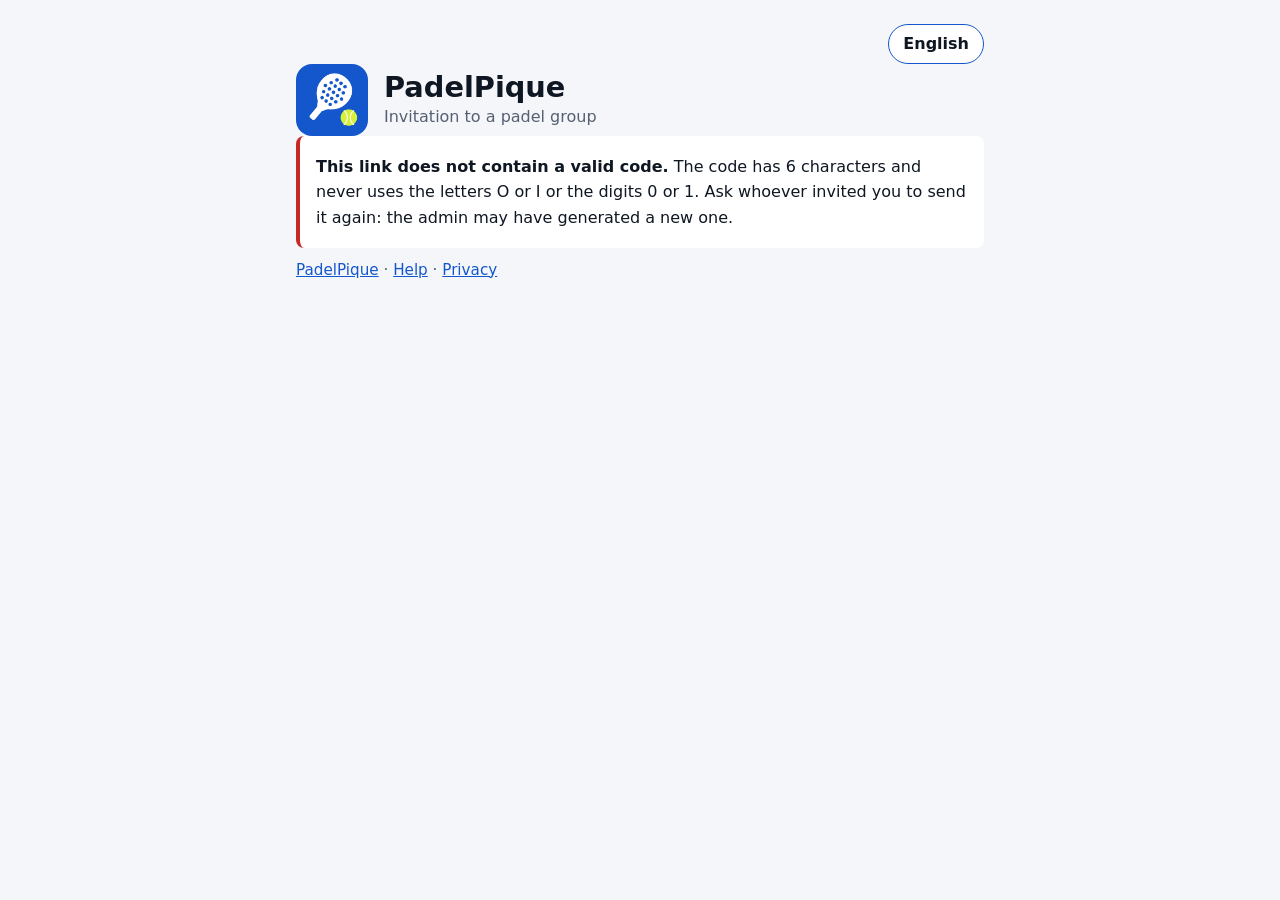
<file: padelpique/unirse.html>
<!doctype html>
<html lang="es" data-lang="es">
<head>
<meta charset="utf-8">
<meta name="viewport" content="width=device-width, initial-scale=1">
<meta name="robots" content="noindex">
<!-- El código viaja en la URL: que no salga en la cabecera Referer al pulsar el enlace de la tienda. -->
<meta name="referrer" content="no-referrer">
<title>Únete a un grupo · PadelPique</title>
<link rel="stylesheet" href="estilo.css">
<link rel="icon" href="icono.png">
</head>
<body>
<main>
<div class="langbar" role="group" aria-label="Idioma / Language">
  <button type="button" id="lang-es" lang="es">Español</button>
  <button type="button" id="lang-en" lang="en">English</button>
</div>

<div class="hero">
  <img src="icono.png" alt="" width="72" height="72">
  <div>
    <h1>PadelPique</h1>
    <p class="muted" lang="es">Invitación a un grupo de pádel</p>
    <p class="muted" lang="en">Invitation to a padel group</p>
  </div>
</div>

<noscript>
  <p class="error" lang="es">Esta página necesita JavaScript para mostrar tu código. Pídele a quien te invitó que te lo escriba: tiene 6 caracteres.</p>
  <p class="error" lang="en">This page needs JavaScript to show your code. Ask whoever invited you to type it for you: it has 6 characters.</p>
</noscript>

<section id="valid" hidden>
  <h2 lang="es">Tu código de invitación</h2>
  <h2 lang="en">Your invitation code</h2>
  <div class="code" id="code" role="img"></div>

  <div class="actions">
    <a class="btn" id="open-app" href="#">
      <span lang="es">Abrir en la app</span><span lang="en">Open in the app</span>
    </a>
    <button class="btn secondary" type="button" id="copy">
      <span lang="es">Copiar código</span><span lang="en">Copy code</span>
    </button>
    <a class="btn secondary" id="store" href="#" hidden>
      <span lang="es">Descargar en la App Store</span><span lang="en">Download on the App Store</span>
    </a>
  </div>

  <div class="card" lang="es">
    <p><strong>¿No tienes la app?</strong> Instala PadelPique, abre la app, toca <strong>Unirme con código</strong> y escribe o pega este código.</p>
    <p class="muted">Si la app está instalada pero no se abre sola, pulsa «Abrir en la app».</p>
  </div>
  <div class="card" lang="en">
    <p><strong>Don't have the app?</strong> Install PadelPique, open it, tap <strong>Join with a code</strong> and type or paste this code.</p>
    <p class="muted">If the app is installed but does not open by itself, tap “Open in the app”.</p>
  </div>
</section>

<section id="invalid" class="error" hidden>
  <p lang="es"><strong>Este enlace no tiene un código válido.</strong> El código tiene 6 caracteres y no usa las letras O ni I ni los números 0 ni 1. Pídele a quien te invitó que te lo reenvíe: puede que el administrador haya generado uno nuevo.</p>
  <p lang="en"><strong>This link does not contain a valid code.</strong> The code has 6 characters and never uses the letters O or I or the digits 0 or 1. Ask whoever invited you to send it again: the admin may have generated a new one.</p>
</section>

<p class="nav"><a href="./">PadelPique</a> · <a href="soporte.html" lang="es">Ayuda</a><a href="soporte.html#en" lang="en">Help</a> · <a href="privacidad.html" lang="es">Privacidad</a><a href="privacidad.html#en" lang="en">Privacy</a></p>
</main>
<script src="unirse.js"></script>
<script>PadelPiqueJoin.init();</script>
</body>
</html>
</file>
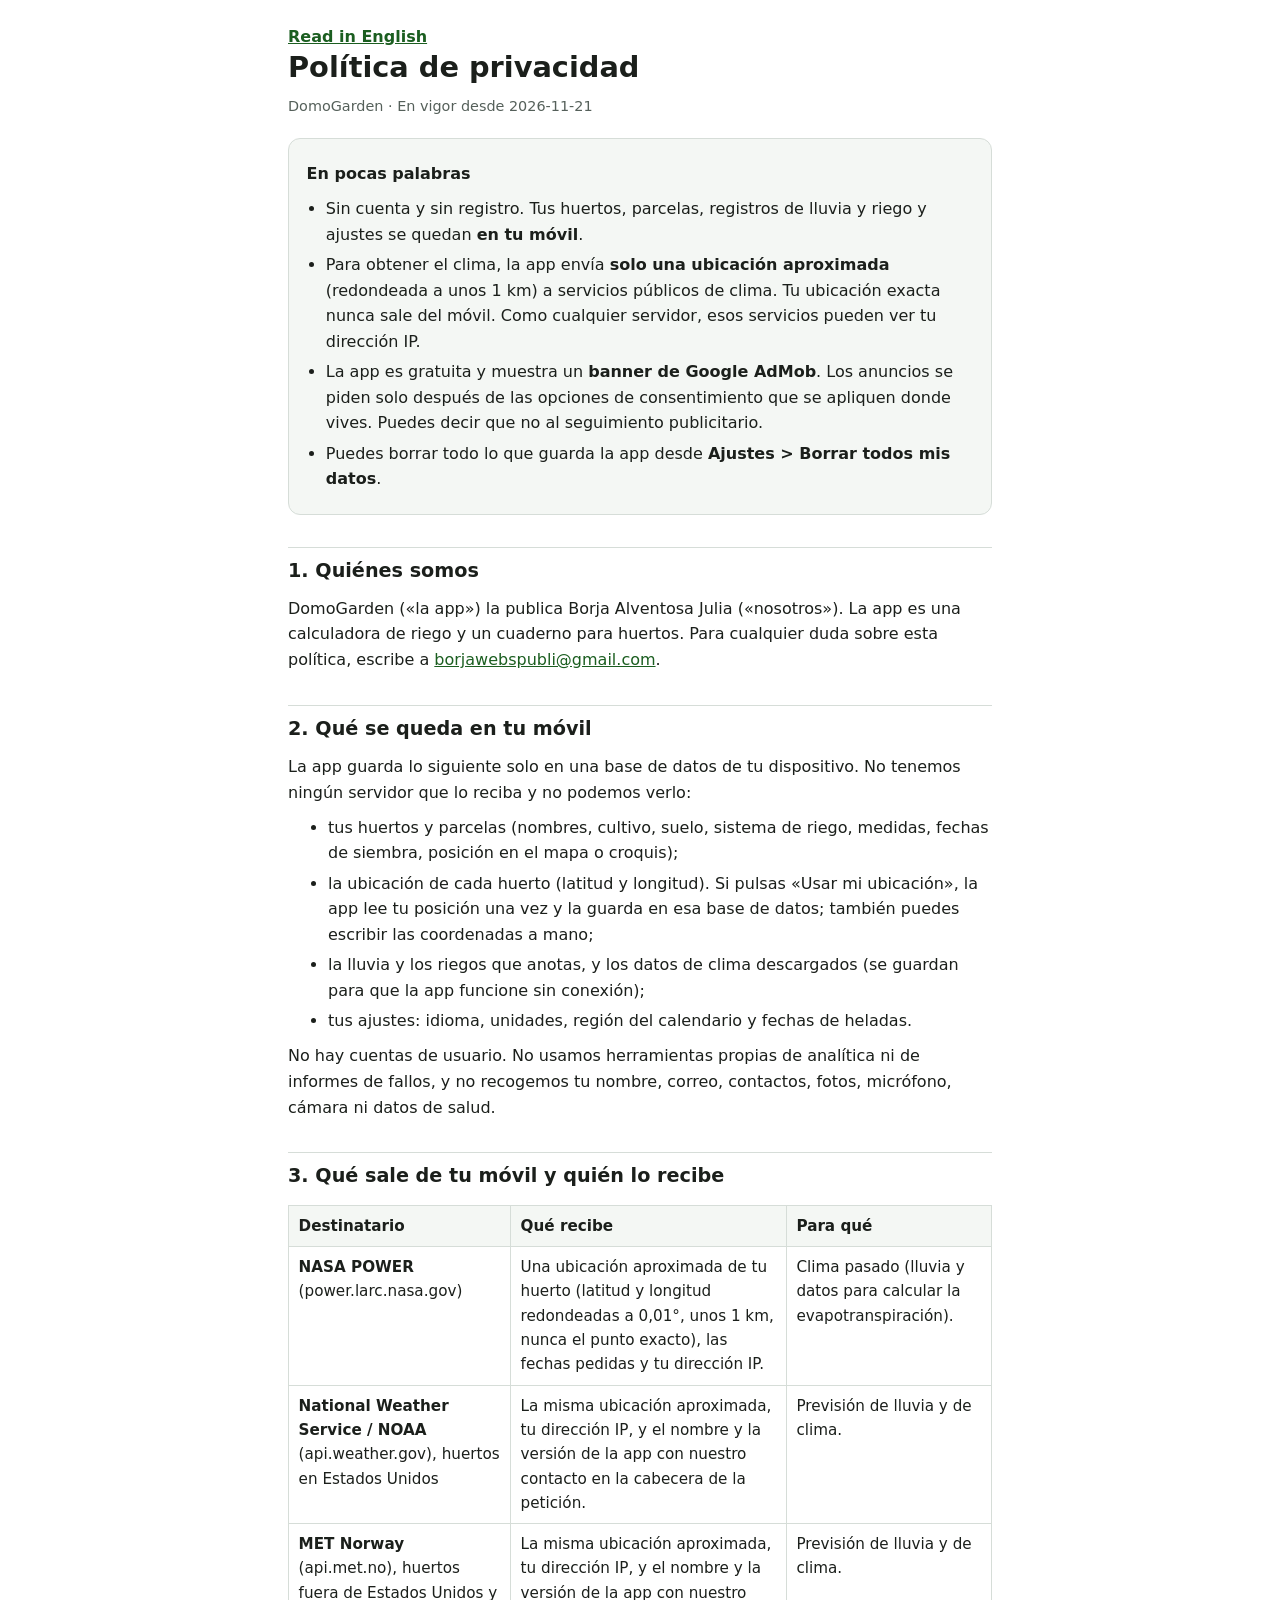
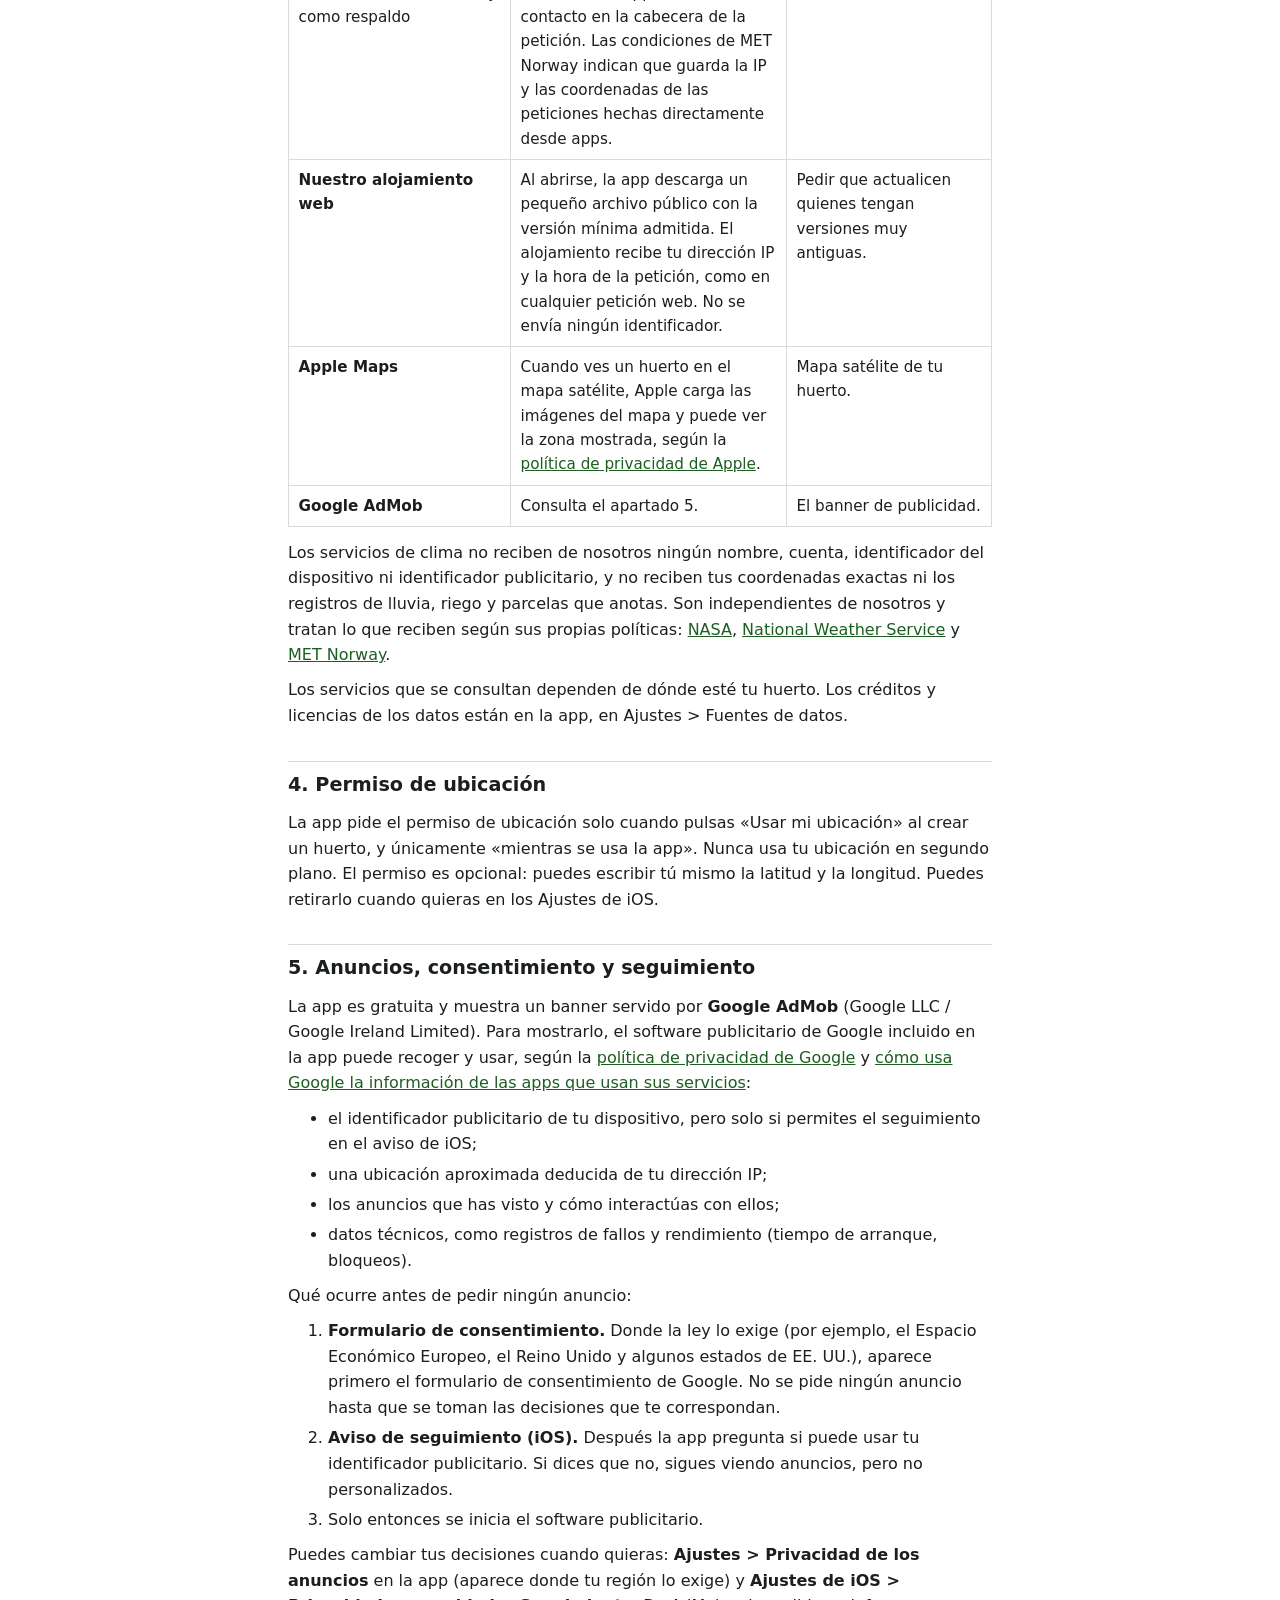
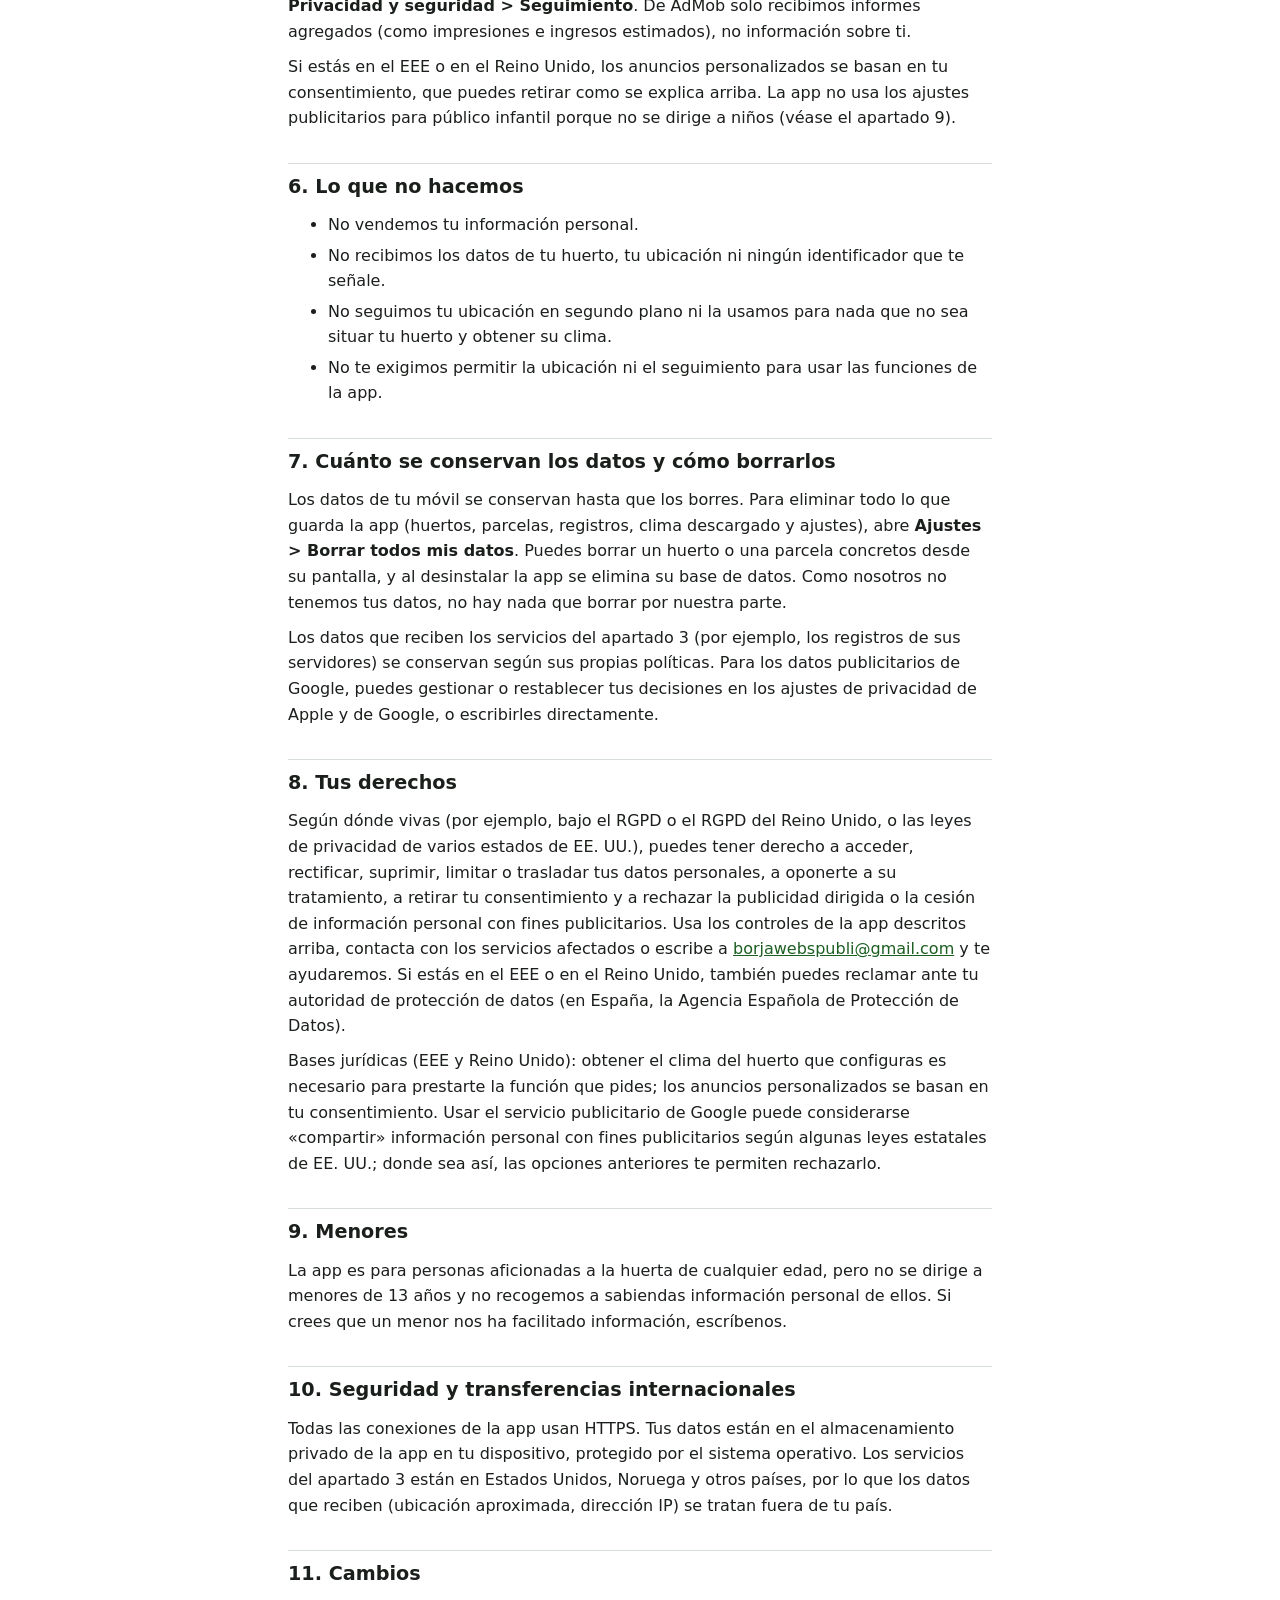
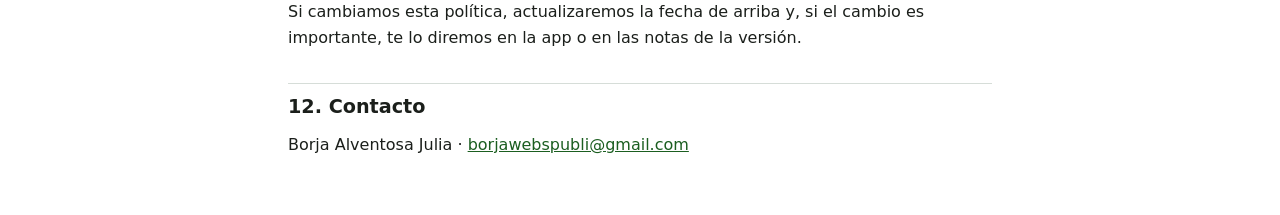
<file: huerto/privacy/es.html>
<!doctype html>
<html lang="es">
<head>
<meta charset="utf-8">
<meta name="viewport" content="width=device-width, initial-scale=1">
<meta name="color-scheme" content="light dark">
<title>Política de privacidad – DomoGarden</title>
<meta name="description" content="Cómo trata DomoGarden tus datos: los datos de tu huerto se quedan en tu móvil, a los servicios de clima solo se envía una ubicación aproximada y los anuncios usan Google AdMob con tu consentimiento.">
<style>
  :root {
    --bg: #ffffff; --fg: #1b1f1b; --muted: #55605a; --accent: #1b5e20; --line: #d6ddd8; --card: #f4f7f4;
  }
  @media (prefers-color-scheme: dark) {
    :root { --bg: #111512; --fg: #e6ece7; --muted: #a3afa7; --accent: #8bd18f; --line: #2c352e; --card: #1a201b; }
  }
  * { box-sizing: border-box; }
  body {
    margin: 0; background: var(--bg); color: var(--fg);
    font: 16px/1.6 system-ui, -apple-system, "Segoe UI", Roboto, sans-serif;
  }
  main { max-width: 46rem; margin: 0 auto; padding: 1.5rem 1rem 3rem; }
  h1 { font-size: 1.8rem; line-height: 1.25; margin: 0 0 .25rem; }
  h2 { font-size: 1.2rem; margin: 2rem 0 .5rem; padding-top: .5rem; border-top: 1px solid var(--line); }
  p, ul, ol { margin: .6rem 0; }
  li { margin: .3rem 0; }
  a { color: var(--accent); }
  .meta { color: var(--muted); font-size: .9rem; }
  .summary { background: var(--card); border: 1px solid var(--line); border-radius: .75rem; padding: .75rem 1.1rem; margin: 1.25rem 0; }
  .summary ul { padding-left: 1.2rem; }
  .table-wrap { overflow-x: auto; margin: .8rem 0; }
  table { border-collapse: collapse; width: 100%; min-width: 34rem; font-size: .95rem; }
  th, td { border: 1px solid var(--line); padding: .5rem .6rem; text-align: left; vertical-align: top; }
  th { background: var(--card); }
  nav a { font-weight: 600; }
</style>
</head>
<body>
<main>
<nav aria-label="Idioma"><a href="index.html" hreflang="en" lang="en">Read in English</a></nav>

<h1>Política de privacidad</h1>
<p class="meta">DomoGarden · En vigor desde 2026-11-21</p>

<div class="summary" role="note">
  <p><strong>En pocas palabras</strong></p>
  <ul>
    <li>Sin cuenta y sin registro. Tus huertos, parcelas, registros de lluvia y riego y ajustes se quedan <strong>en tu móvil</strong>.</li>
    <li>Para obtener el clima, la app envía <strong>solo una ubicación aproximada</strong> (redondeada a unos 1&nbsp;km) a servicios públicos de clima. Tu ubicación exacta nunca sale del móvil. Como cualquier servidor, esos servicios pueden ver tu dirección IP.</li>
    <li>La app es gratuita y muestra un <strong>banner de Google AdMob</strong>. Los anuncios se piden solo después de las opciones de consentimiento que se apliquen donde vives. Puedes decir que no al seguimiento publicitario.</li>
    <li>Puedes borrar todo lo que guarda la app desde <strong>Ajustes &gt; Borrar todos mis datos</strong>.</li>
  </ul>
</div>

<h2>1. Quiénes somos</h2>
<p>DomoGarden («la app») la publica Borja Alventosa Julia («nosotros»). La app es una calculadora de riego y un cuaderno para huertos. Para cualquier duda sobre esta política, escribe a <a href="mailto:borjawebspubli@gmail.com">borjawebspubli@gmail.com</a>.</p>

<h2>2. Qué se queda en tu móvil</h2>
<p>La app guarda lo siguiente solo en una base de datos de tu dispositivo. No tenemos ningún servidor que lo reciba y no podemos verlo:</p>
<ul>
  <li>tus huertos y parcelas (nombres, cultivo, suelo, sistema de riego, medidas, fechas de siembra, posición en el mapa o croquis);</li>
  <li>la ubicación de cada huerto (latitud y longitud). Si pulsas «Usar mi ubicación», la app lee tu posición una vez y la guarda en esa base de datos; también puedes escribir las coordenadas a mano;</li>
  <li>la lluvia y los riegos que anotas, y los datos de clima descargados (se guardan para que la app funcione sin conexión);</li>
  <li>tus ajustes: idioma, unidades, región del calendario y fechas de heladas.</li>
</ul>
<p>No hay cuentas de usuario. No usamos herramientas propias de analítica ni de informes de fallos, y no recogemos tu nombre, correo, contactos, fotos, micrófono, cámara ni datos de salud.</p>

<h2>3. Qué sale de tu móvil y quién lo recibe</h2>
<div class="table-wrap">
<table>
  <thead>
    <tr><th scope="col">Destinatario</th><th scope="col">Qué recibe</th><th scope="col">Para qué</th></tr>
  </thead>
  <tbody>
    <tr>
      <td><strong>NASA POWER</strong> (power.larc.nasa.gov)</td>
      <td>Una ubicación aproximada de tu huerto (latitud y longitud redondeadas a 0,01°, unos 1&nbsp;km, nunca el punto exacto), las fechas pedidas y tu dirección IP.</td>
      <td>Clima pasado (lluvia y datos para calcular la evapotranspiración).</td>
    </tr>
    <tr>
      <td><strong>National Weather Service / NOAA</strong> (api.weather.gov), huertos en Estados Unidos</td>
      <td>La misma ubicación aproximada, tu dirección IP, y el nombre y la versión de la app con nuestro contacto en la cabecera de la petición.</td>
      <td>Previsión de lluvia y de clima.</td>
    </tr>
    <tr>
      <td><strong>MET Norway</strong> (api.met.no), huertos fuera de Estados Unidos y como respaldo</td>
      <td>La misma ubicación aproximada, tu dirección IP, y el nombre y la versión de la app con nuestro contacto en la cabecera de la petición. Las condiciones de MET Norway indican que guarda la IP y las coordenadas de las peticiones hechas directamente desde apps.</td>
      <td>Previsión de lluvia y de clima.</td>
    </tr>
    <tr>
      <td><strong>Nuestro alojamiento web</strong></td>
      <td>Al abrirse, la app descarga un pequeño archivo público con la versión mínima admitida. El alojamiento recibe tu dirección IP y la hora de la petición, como en cualquier petición web. No se envía ningún identificador.</td>
      <td>Pedir que actualicen quienes tengan versiones muy antiguas.</td>
    </tr>
    <tr>
      <td><strong>Apple Maps</strong></td>
      <td>Cuando ves un huerto en el mapa satélite, Apple carga las imágenes del mapa y puede ver la zona mostrada, según la <a href="https://www.apple.com/legal/privacy/">política de privacidad de Apple</a>.</td>
      <td>Mapa satélite de tu huerto.</td>
    </tr>
    <tr>
      <td><strong>Google AdMob</strong></td>
      <td>Consulta el apartado 5.</td>
      <td>El banner de publicidad.</td>
    </tr>
  </tbody>
</table>
</div>
<p>Los servicios de clima no reciben de nosotros ningún nombre, cuenta, identificador del dispositivo ni identificador publicitario, y no reciben tus coordenadas exactas ni los registros de lluvia, riego y parcelas que anotas. Son independientes de nosotros y tratan lo que reciben según sus propias políticas:
<a href="https://www.nasa.gov/privacy/">NASA</a>, <a href="https://www.weather.gov/privacy">National Weather Service</a> y <a href="https://api.met.no/doc/TermsOfService">MET Norway</a>.</p>
<p>Los servicios que se consultan dependen de dónde esté tu huerto. Los créditos y licencias de los datos están en la app, en Ajustes &gt; Fuentes de datos.</p>

<h2>4. Permiso de ubicación</h2>
<p>La app pide el permiso de ubicación solo cuando pulsas «Usar mi ubicación» al crear un huerto, y únicamente «mientras se usa la app». Nunca usa tu ubicación en segundo plano. El permiso es opcional: puedes escribir tú mismo la latitud y la longitud. Puedes retirarlo cuando quieras en los Ajustes de iOS.</p>

<h2>5. Anuncios, consentimiento y seguimiento</h2>
<p>La app es gratuita y muestra un banner servido por <strong>Google AdMob</strong> (Google LLC / Google Ireland Limited). Para mostrarlo, el software publicitario de Google incluido en la app puede recoger y usar, según la <a href="https://policies.google.com/privacy">política de privacidad de Google</a> y <a href="https://policies.google.com/technologies/partner-sites">cómo usa Google la información de las apps que usan sus servicios</a>:</p>
<ul>
  <li>el identificador publicitario de tu dispositivo, pero solo si permites el seguimiento en el aviso de iOS;</li>
  <li>una ubicación aproximada deducida de tu dirección IP;</li>
  <li>los anuncios que has visto y cómo interactúas con ellos;</li>
  <li>datos técnicos, como registros de fallos y rendimiento (tiempo de arranque, bloqueos).</li>
</ul>
<p>Qué ocurre antes de pedir ningún anuncio:</p>
<ol>
  <li><strong>Formulario de consentimiento.</strong> Donde la ley lo exige (por ejemplo, el Espacio Económico Europeo, el Reino Unido y algunos estados de EE. UU.), aparece primero el formulario de consentimiento de Google. No se pide ningún anuncio hasta que se toman las decisiones que te correspondan.</li>
  <li><strong>Aviso de seguimiento (iOS).</strong> Después la app pregunta si puede usar tu identificador publicitario. Si dices que no, sigues viendo anuncios, pero no personalizados.</li>
  <li>Solo entonces se inicia el software publicitario.</li>
</ol>
<p>Puedes cambiar tus decisiones cuando quieras: <strong>Ajustes &gt; Privacidad de los anuncios</strong> en la app (aparece donde tu región lo exige) y <strong>Ajustes de iOS &gt; Privacidad y seguridad &gt; Seguimiento</strong>. De AdMob solo recibimos informes agregados (como impresiones e ingresos estimados), no información sobre ti.</p>
<p>Si estás en el EEE o en el Reino Unido, los anuncios personalizados se basan en tu consentimiento, que puedes retirar como se explica arriba. La app no usa los ajustes publicitarios para público infantil porque no se dirige a niños (véase el apartado 9).</p>

<h2>6. Lo que no hacemos</h2>
<ul>
  <li>No vendemos tu información personal.</li>
  <li>No recibimos los datos de tu huerto, tu ubicación ni ningún identificador que te señale.</li>
  <li>No seguimos tu ubicación en segundo plano ni la usamos para nada que no sea situar tu huerto y obtener su clima.</li>
  <li>No te exigimos permitir la ubicación ni el seguimiento para usar las funciones de la app.</li>
</ul>

<h2>7. Cuánto se conservan los datos y cómo borrarlos</h2>
<p>Los datos de tu móvil se conservan hasta que los borres. Para eliminar todo lo que guarda la app (huertos, parcelas, registros, clima descargado y ajustes), abre <strong>Ajustes &gt; Borrar todos mis datos</strong>. Puedes borrar un huerto o una parcela concretos desde su pantalla, y al desinstalar la app se elimina su base de datos. Como nosotros no tenemos tus datos, no hay nada que borrar por nuestra parte.</p>
<p>Los datos que reciben los servicios del apartado 3 (por ejemplo, los registros de sus servidores) se conservan según sus propias políticas. Para los datos publicitarios de Google, puedes gestionar o restablecer tus decisiones en los ajustes de privacidad de Apple y de Google, o escribirles directamente.</p>

<h2>8. Tus derechos</h2>
<p>Según dónde vivas (por ejemplo, bajo el RGPD o el RGPD del Reino Unido, o las leyes de privacidad de varios estados de EE. UU.), puedes tener derecho a acceder, rectificar, suprimir, limitar o trasladar tus datos personales, a oponerte a su tratamiento, a retirar tu consentimiento y a rechazar la publicidad dirigida o la cesión de información personal con fines publicitarios. Usa los controles de la app descritos arriba, contacta con los servicios afectados o escribe a <a href="mailto:borjawebspubli@gmail.com">borjawebspubli@gmail.com</a> y te ayudaremos. Si estás en el EEE o en el Reino Unido, también puedes reclamar ante tu autoridad de protección de datos (en España, la Agencia Española de Protección de Datos).</p>
<p>Bases jurídicas (EEE y Reino Unido): obtener el clima del huerto que configuras es necesario para prestarte la función que pides; los anuncios personalizados se basan en tu consentimiento. Usar el servicio publicitario de Google puede considerarse «compartir» información personal con fines publicitarios según algunas leyes estatales de EE. UU.; donde sea así, las opciones anteriores te permiten rechazarlo.</p>

<h2>9. Menores</h2>
<p>La app es para personas aficionadas a la huerta de cualquier edad, pero no se dirige a menores de 13 años y no recogemos a sabiendas información personal de ellos. Si crees que un menor nos ha facilitado información, escríbenos.</p>

<h2>10. Seguridad y transferencias internacionales</h2>
<p>Todas las conexiones de la app usan HTTPS. Tus datos están en el almacenamiento privado de la app en tu dispositivo, protegido por el sistema operativo. Los servicios del apartado 3 están en Estados Unidos, Noruega y otros países, por lo que los datos que reciben (ubicación aproximada, dirección IP) se tratan fuera de tu país.</p>

<h2>11. Cambios</h2>
<p>Si cambiamos esta política, actualizaremos la fecha de arriba y, si el cambio es importante, te lo diremos en la app o en las notas de la versión.</p>

<h2>12. Contacto</h2>
<p>Borja Alventosa Julia · <a href="mailto:borjawebspubli@gmail.com">borjawebspubli@gmail.com</a></p>
</main>
</body>
</html>
</file>
<file: padelpique/estilo.css>
/* PadelPique: estilos compartidos de las páginas estáticas (colores = tokens de la app, apps/mobile/src/lib/theme.ts). */
:root {
  color-scheme: light dark;
  --bg: #f4f6fa;
  --surface: #ffffff;
  --fg: #0f1722;
  --muted: #566072;
  --border: #d5dce8;
  --primary: #1457cc;
  --on-primary: #ffffff;
  --accent: #d6f03c;
  --on-accent: #0f1722;
  --mark-bg: #fff3b0;
  --mark-fg: #4a3500;
}
@media (prefers-color-scheme: dark) {
  :root {
    --bg: #0e1620;
    --surface: #16202d;
    --fg: #f1f4f9;
    --muted: #9aa6b8;
    --border: #2a3647;
    --primary: #6fa3f5;
    --on-primary: #08224a;
    --mark-bg: #4a3d0a;
    --mark-fg: #ffe9a0;
  }
}

* { box-sizing: border-box; }
[hidden] { display: none !important; }
body {
  margin: 0;
  background: var(--bg);
  color: var(--fg);
  font: 16px/1.6 -apple-system, system-ui, "Segoe UI", Roboto, sans-serif;
}
main { max-width: 720px; margin: 0 auto; padding: 24px 16px 64px; }
h1 { font-size: 1.8rem; line-height: 1.2; margin: 1rem 0 .5rem; }
h2 { margin-top: 2rem; font-size: 1.3rem; line-height: 1.3; }
h3 { font-size: 1.05rem; margin: 1.4rem 0 .2rem; }
p, ul, ol { margin: .6rem 0; }
li { margin: .25rem 0; }
a { color: var(--primary); }
a:focus-visible, button:focus-visible { outline: 3px solid var(--primary); outline-offset: 2px; }
.muted, .nav { color: var(--muted); }
.nav { font-size: .95rem; }
hr { margin: 3rem 0; border: 0; border-top: 1px solid var(--border); }
code { font-family: ui-monospace, SFMono-Regular, Menlo, Consolas, monospace; font-size: .95em; }

/* Datos pendientes de confirmar: se ven a simple vista hasta sustituirlos. */
.confirmar { background: var(--mark-bg); color: var(--mark-fg); padding: 0 .3em; border-radius: 4px; }

.hero { display: flex; align-items: center; gap: 16px; }
.hero img { width: 72px; height: 72px; border-radius: 16px; flex: none; }
.hero h1 { margin: 0; }
.hero p { margin: 0; }

.card { background: var(--surface); border: 1px solid var(--border); border-radius: 14px; padding: 16px; margin: 1rem 0; }
.faq h3 { margin-top: 1.6rem; }
table { border-collapse: collapse; width: 100%; margin: .8rem 0; font-size: .95rem; }
th, td { border: 1px solid var(--border); padding: 6px 8px; text-align: left; vertical-align: top; }
th { background: var(--surface); }
.table-wrap { overflow-x: auto; }

/* Botones */
.btn {
  display: inline-block; min-height: 48px; padding: 12px 20px; border-radius: 12px;
  background: var(--primary); color: var(--on-primary); font: inherit; font-weight: 700;
  text-decoration: none; border: 2px solid var(--primary); cursor: pointer; text-align: center;
}
.btn.secondary { background: transparent; color: var(--primary); }
.btn.copied::after { content: " \2713"; }
.actions { display: flex; flex-wrap: wrap; gap: 12px; margin: 1rem 0; }

/* Alternancia ES / EN (unirse.html) */
html[data-lang="es"] [lang="en"] { display: none; }
html[data-lang="en"] [lang="es"] { display: none; }
.langbar { display: flex; justify-content: flex-end; gap: 8px; }
.langbar button { min-height: 40px; padding: 6px 14px; border-radius: 999px; border: 1px solid var(--border); background: var(--surface); color: var(--fg); font: inherit; cursor: pointer; }
html[data-lang="es"] #lang-es, html[data-lang="en"] #lang-en { border-color: var(--primary); font-weight: 700; }

/* Código de invitación */
.code {
  margin: 1rem 0; padding: 20px 12px; text-align: center; border-radius: 16px;
  background: var(--surface); border: 3px solid var(--primary);
  font: 800 clamp(2.4rem, 14vw, 4rem)/1.1 ui-monospace, SFMono-Regular, Menlo, Consolas, monospace;
  letter-spacing: .12em; color: var(--primary); user-select: all; -webkit-user-select: all;
}
.error { border-left: 4px solid #c62828; padding: .5rem 1rem; background: var(--surface); border-radius: 8px; }
</file>
